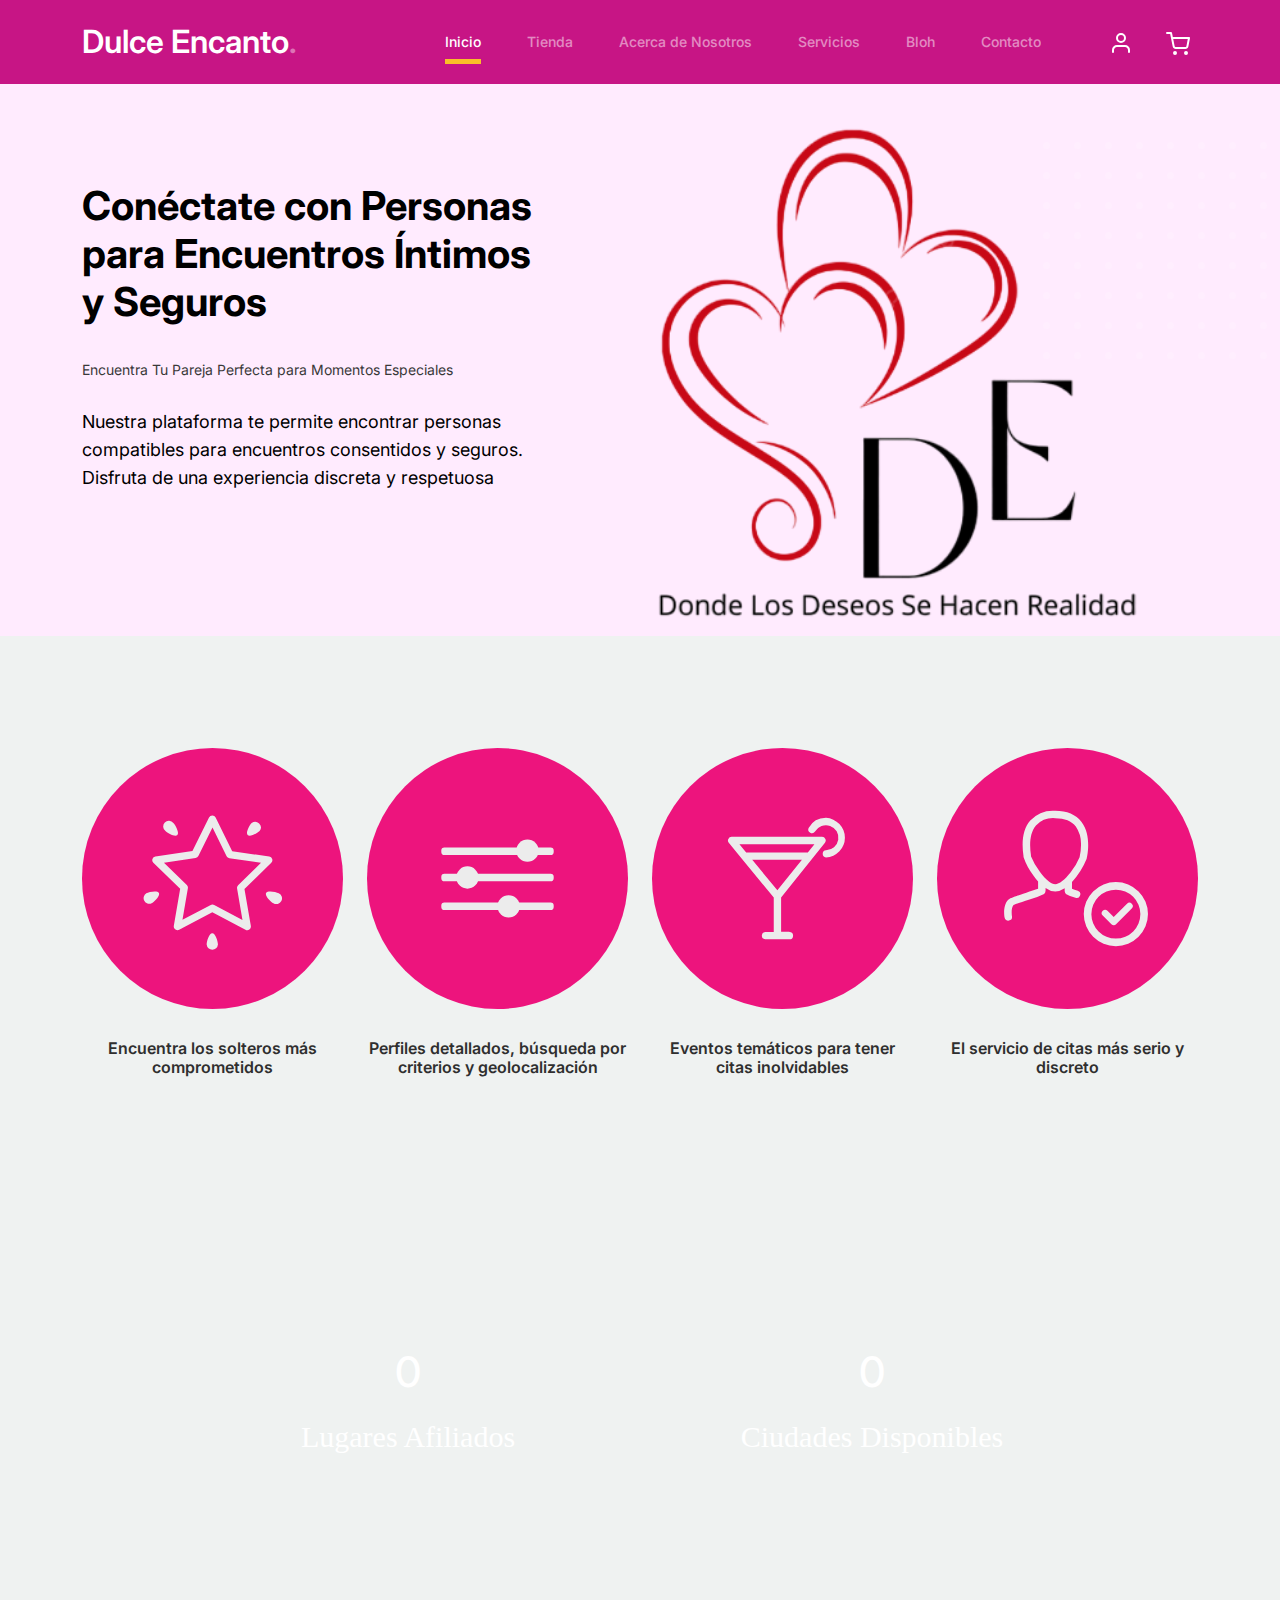
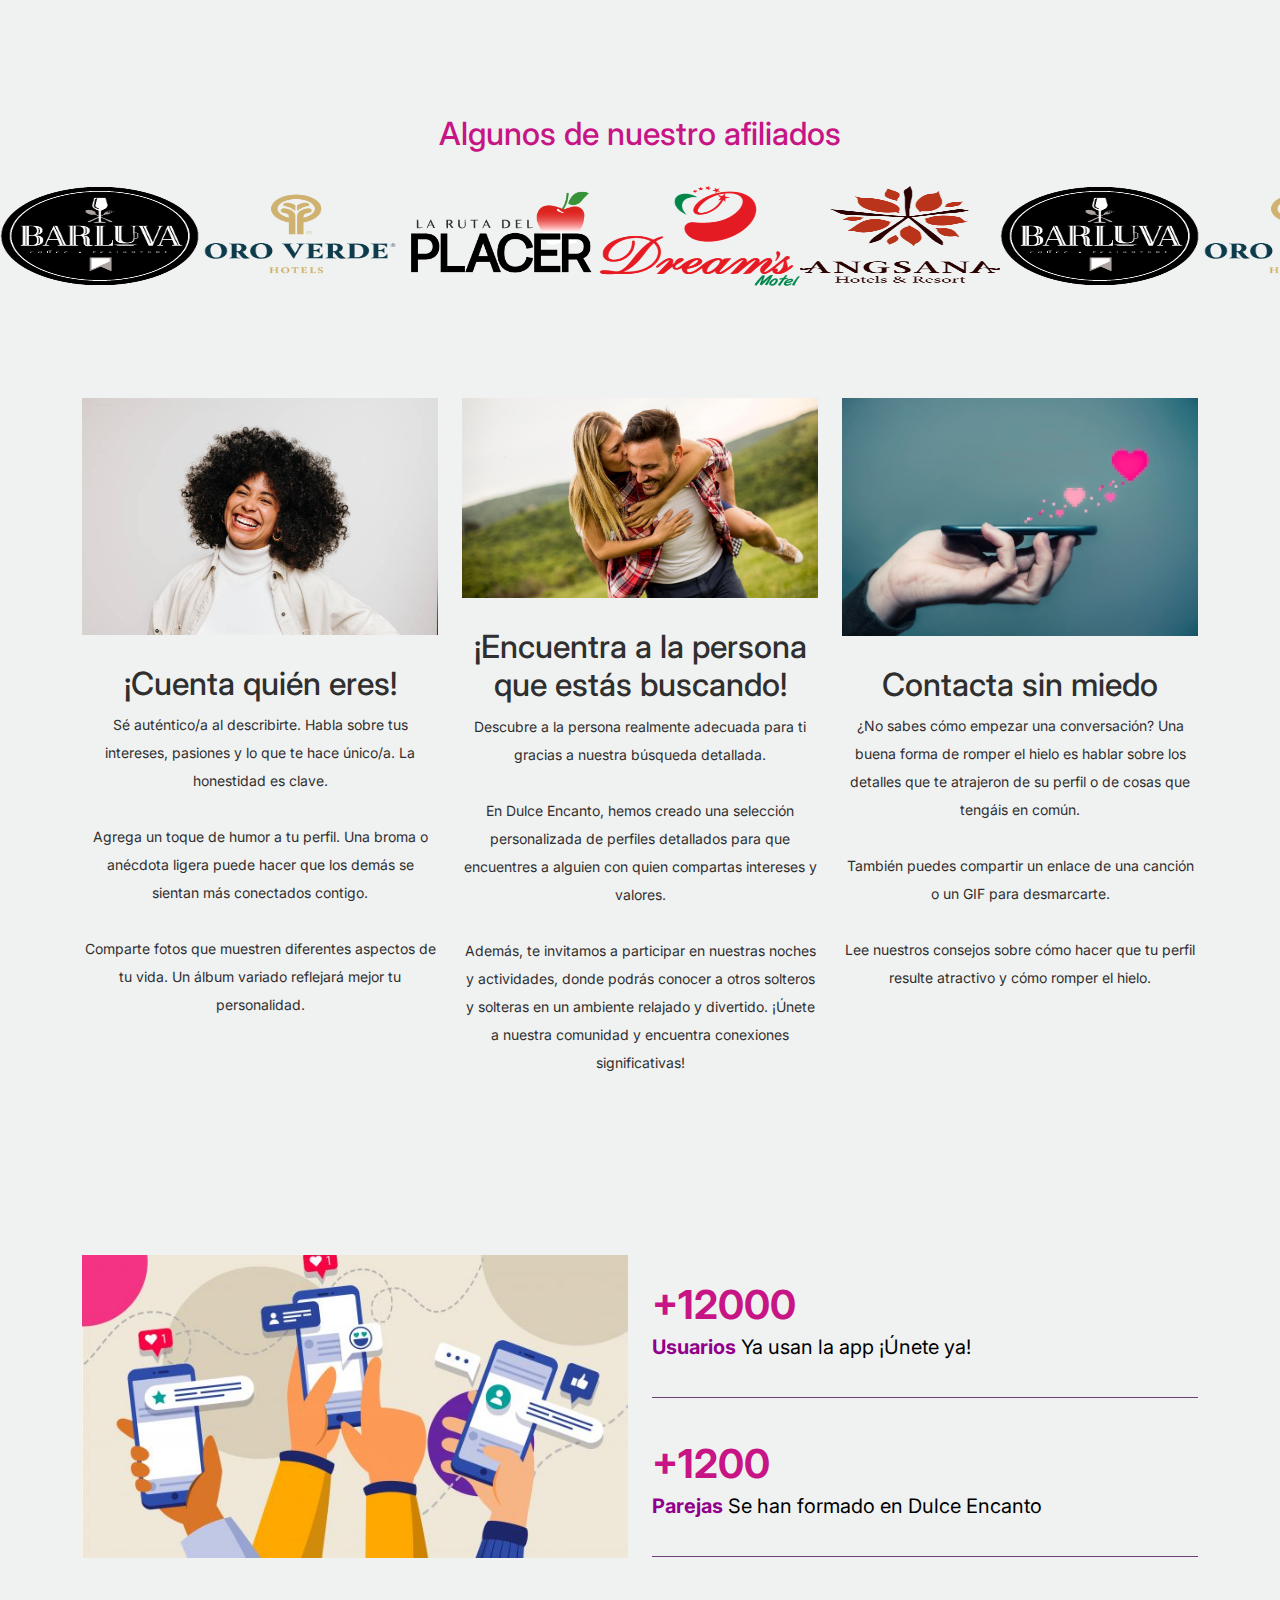
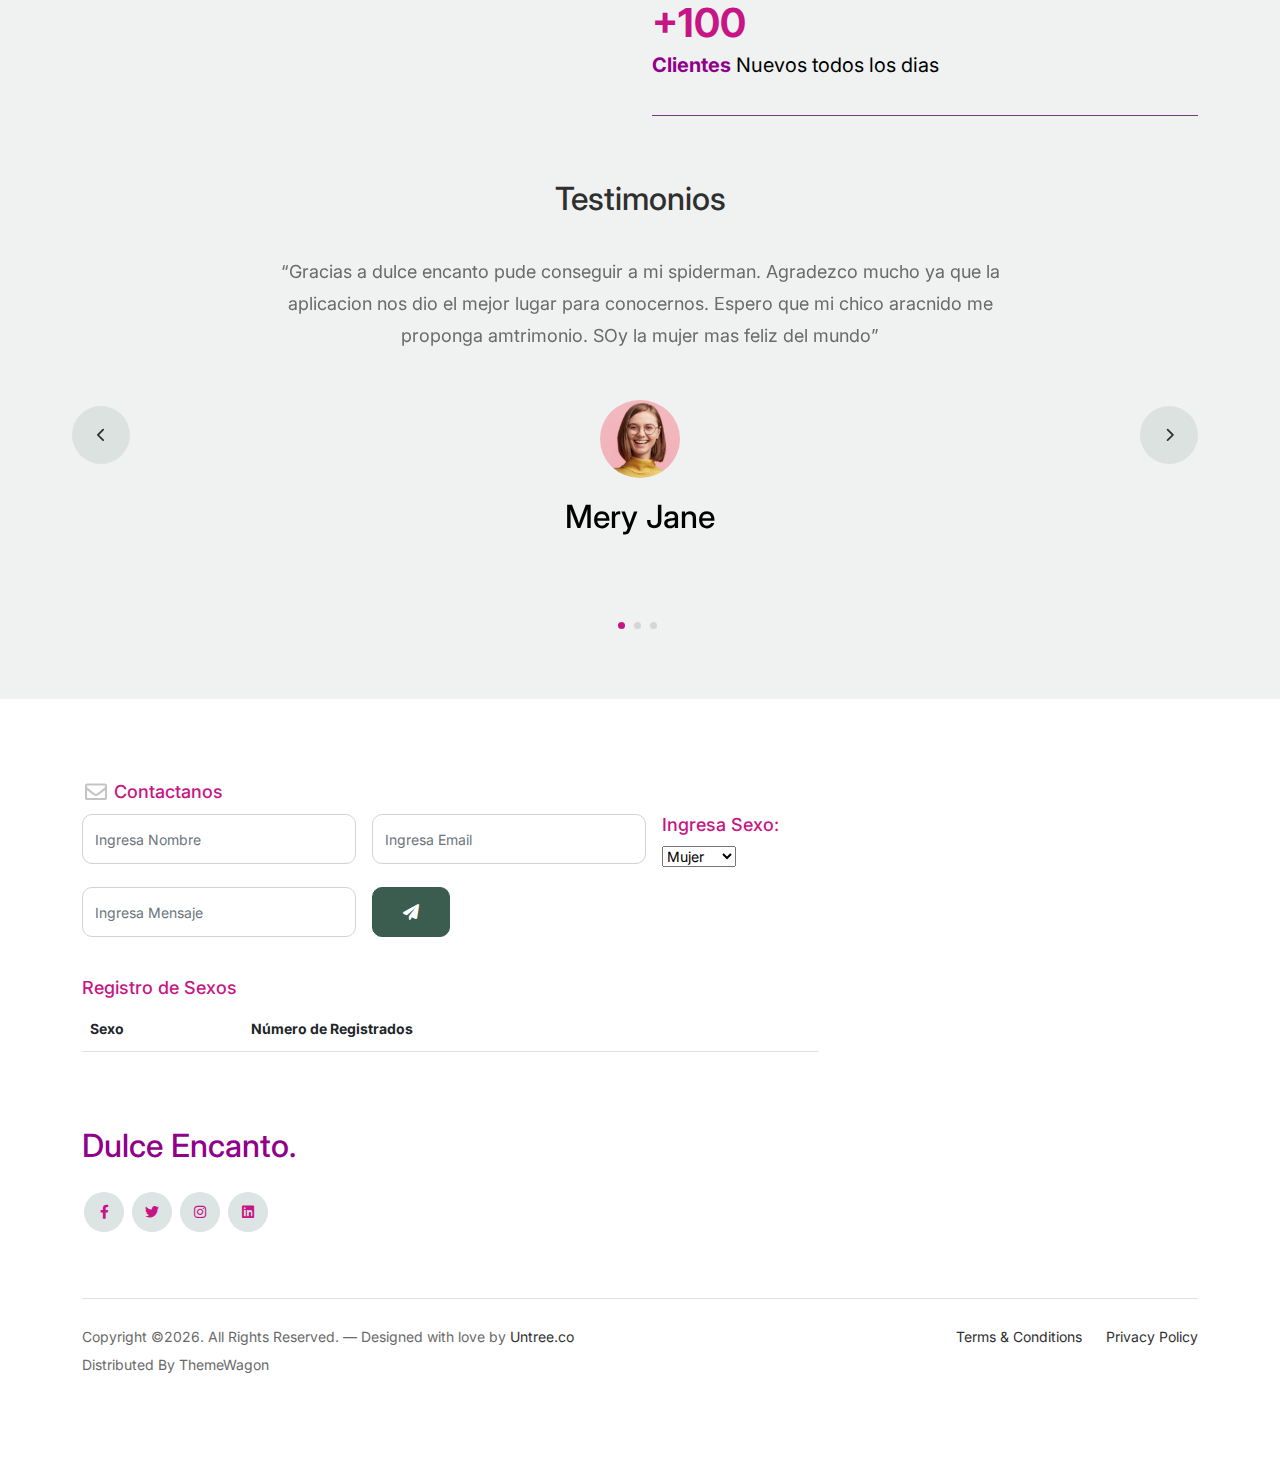
<file: index.html>
<!-- /*
* Bootstrap 5
* Template Name: Furni
* Template Author: Untree.co
* Template URI: https://untree.co/
* License: https://creativecommons.org/licenses/by/3.0/
*/ -->
<!doctype html>
<html lang="en">
<head>
  <meta charset="utf-8">
  <meta name="viewport" content="width=device-width, initial-scale=1, shrink-to-fit=no">
  <meta name="author" content="Untree.co">
  <link rel="shortcut icon" href="images/icono.png">

  <!--Google FOnts-->
  <link rel="preconnect" href="https://fonts.googleapis.com">
	<link rel="preconnect" href="https://fonts.gstatic.com" crossorigin>
	<link href="https://fonts.googleapis.com/css2?family=Playwrite+ES:wght@100..400&display=swap" rel="stylesheet">

  <meta name="description" content="" />
  <meta name="keywords" content="bootstrap, bootstrap4" />

		<!-- Bootstrap CSS -->
		<link href="css/bootstrap.min.css" rel="stylesheet">
		<link href="https://cdnjs.cloudflare.com/ajax/libs/font-awesome/6.0.0-beta3/css/all.min.css" rel="stylesheet">
		<link href="css/tiny-slider.css" rel="stylesheet">
		<link href="css/style.css" rel="stylesheet">
		<title>Dulce Encanto</title>
	</head>

	<body>

		<!-- Start Header/Navigation -->
		<nav class="custom-navbar navbar navbar navbar-expand-md navbar-dark bg-dark" arial-label="Furni navigation bar">

			<div class="container">
				<a class="navbar-brand" href="index.html">Dulce Encanto<span>.</span></a>

				<button class="navbar-toggler" type="button" data-bs-toggle="collapse" data-bs-target="#navbarsFurni" aria-controls="navbarsFurni" aria-expanded="false" aria-label="Toggle navigation">
					<span class="navbar-toggler-icon"></span>
				</button>

				<div class="collapse navbar-collapse" id="navbarsFurni">
					<ul class="custom-navbar-nav navbar-nav ms-auto mb-2 mb-md-0">
						<li class="nav-item active">
							<a class="nav-link" href="index.html">Inicio</a>
						</li>
						<li><a class="nav-link" href="index.html">Tienda</a></li>
						<li><a class="nav-link" href="index.html">Acerca de Nosotros</a></li>
						<li><a class="nav-link" href="index.html">Servicios</a></li>
						<li><a class="nav-link" href="index.html">Bloh</a></li>
						<li><a class="nav-link" href="index.html">Contacto</a></li>
					</ul>

					<ul class="custom-navbar-cta navbar-nav mb-2 mb-md-0 ms-5">
						<li><a class="nav-link" href="#"><img src="images/user.svg"></a></li>
						<li><a class="nav-link" href="index.html"><img src="images/cart.svg"></a></li>
					</ul>
				</div>
			</div>
				
		</nav>
		<!-- End Header/Navigation -->

		<!-- Start Hero Section -->
			<div class="hero">
				<div class="container">
					<div class="row justify-content-between">
						<div class="col-lg-5">
							<div class="intro-excerpt">
								<h1>Conéctate con Personas <span clsas="d-block">para Encuentros Íntimos y Seguros</span></h1>
								<p class="mb-4">Encuentra Tu Pareja Perfecta para Momentos Especiales</p>
								<p style="font-size: large; color: black;">Nuestra plataforma te permite encontrar personas<br>
								compatibles para encuentros consentidos y seguros.<br>
								Disfruta de una experiencia discreta y respetuosa</p>
							</div>
						</div>
						<div class="col-lg-7">
							<div class="hero-img-wrap">
								<img src="images/logo.png" class="img-fluid">
							</div>
						</div>
					</div>
				</div>
			</div>
		<!-- End Hero Section -->

		<!-- Start Product Section -->
		<div class="product-section">
			<div class="container">
				<div class="row">

					<!-- Start Column 1 -->
					<div class="col-12 col-md-4 col-lg-3 mb-5 mb-md-0">
						<a class="product-item" href="cart.html">
						<img src="images/favorites-1c619039005.svg" class="img-fluid product-thumbnail">
						<h3 class="product-title">Encuentra los solteros más comprometidos</h3>
						</a>
					</div> 
					<!-- End Column 1 -->

					<!-- Start Column 2 -->
					<div class="col-12 col-md-4 col-lg-3 mb-5 mb-md-0">
						<a class="product-item" href="cart.html">
							<img src="images/settings-69a618fb989.svg" class="img-fluid product-thumbnail">
							<h3 class="product-title">Perfiles detallados, búsqueda por criterios y geolocalización</h3>
						</a>
					</div> 
					<!-- End Column 2 -->

					<!-- Start Column 3 -->
					<div class="col-12 col-md-4 col-lg-3 mb-5 mb-md-0">
						<a class="product-item" href="cart.html">
							<img src="images/events-8157dcb23ed.svg" class="img-fluid product-thumbnail">
							<h3 class="product-title">Eventos temáticos para tener citas inolvidables</h3>

						</a>
					</div>
					<!-- End Column 3 -->

					<!-- Start Column 4 -->
					<div class="col-12 col-md-4 col-lg-3 mb-5 mb-md-0">
						<a class="product-item" href="cart.html">
							<img src="images/verified-profiles-d62fdb01839.svg" class="img-fluid product-thumbnail">
							<h3 class="product-title">El servicio de citas más serio y discreto</h3>
						</a>
					</div>
					<!-- End Column 4 -->

				</div>
			</div>
		</div>
		<!-- End Product Section -->

		
		<div class="counters">
			<div>
				<div class="counter">
					<h1><span data-count="120">0</span></h1>
					<h3>Lugares Afiliados</h3>
				</div>
				
				<div class="counter">
					<h1><span data-count="30">0</span></h1>
					<h3>Ciudades Disponibles</h3>
				</div>
			</div>
		</div>


		
		<div class="slider">
			<h2 id="afiliados">Algunos de nuestro afiliados</h2>
			<div class="slide-track">
				<div class="slide">
					<img src="images/bar.png" alt="logoSlider">
				</div>
				<div class="slide">
					<img src="images/oroverde.png" alt="logoSlider">
				</div>
				<div class="slide">
					<img src="images/extasis.png" alt="logoSlider">
				</div>
				<div class="slide">
					<img src="images/motel.png" alt="logoSlider">
				</div>
				<div class="slide">
					<img src="images/resort.png" alt="logoSlider">
				</div>
				<div class="slide">
					<img src="images/bar.png" alt="logoSlider">
				</div>
				<div class="slide">
					<img src="images/oroverde.png" alt="logoSlider">
				</div>
				<div class="slide">
					<img src="images/extasis.png" alt="logoSlider">
				</div>
				<div class="slide">
					<img src="images/motel.png" alt="logoSlider">
				</div>
				<div class="slide">
					<img src="images/resort.png" alt="logoSlider">
				</div>
			</div>
			
		</div>

		<div class="product-section">
			<div class="container">
				<div class="row">
					<div class="col-12 col-md-4 col-lg-4 mb-5 mb-md-0">
						<a class="product-item" href="cart.html">
							<img src="images/persona.jpg" class="img-fluid product-thumbnail">
							<h2 class="sugerencias-title">¡Cuenta quién eres!</h2>
							<p>Sé auténtico/a al describirte. Habla sobre tus intereses, pasiones y lo que te hace único/a. La honestidad es clave.<br><br>
								Agrega un toque de humor a tu perfil. Una broma o anécdota ligera puede hacer que los demás se sientan más conectados contigo.<br><br>
								Comparte fotos que muestren diferentes aspectos de tu vida. Un álbum variado reflejará mejor tu personalidad.</p>
						</a>
					</div> 
					<div class="col-12 col-md-4 col-lg-4 mb-5 mb-md-0">
						<a class="product-item" href="cart.html">
							<img src="images/parejas.jpg" class="img-fluid product-thumbnail">
							<h2 class="sugerencias-title">¡Encuentra a la persona que estás buscando!</h2>
							<p>Descubre a la persona realmente adecuada para ti gracias a nuestra búsqueda detallada. <br><br>
								En Dulce Encanto, hemos creado una selección personalizada de perfiles detallados para que encuentres a alguien con quien compartas intereses y valores. 
								<br><br>Además, te invitamos a participar en nuestras noches y actividades, donde podrás conocer a otros solteros y solteras en un ambiente relajado y divertido. ¡Únete a nuestra comunidad y encuentra conexiones significativas!</p>
						</a>
					</div> 
					<div class="col-12 col-md-4 col-lg-4 mb-5 mb-md-0">
						<a class="product-item" href="cart.html">
							<img src="images/contacto.jpg" class="img-fluid product-thumbnail">
							<h2 class="sugerencias-title">Contacta sin miedo</h2>
							<p>¿No sabes cómo empezar una conversación? Una buena forma de romper el hielo es hablar sobre los detalles que te atrajeron de su perfil o de cosas que tengáis en común. 
								<br><br>También puedes compartir un enlace de una canción o un GIF para desmarcarte.
								<br><br> Lee nuestros consejos sobre cómo hacer que tu perfil resulte atractivo y cómo romper el hielo.</p>

						</a>
					</div>

					

				</div>
			</div>
		</div>


		

		<div class="container">
			<div class="row">
			  <div class="col-12 col-md-6">
				<img src="images/stats.jpg" alt="Image" class="img-fluid">
			  </div>
			  <div class="col-12 col-md-6">
				<div class="mb-3" id="c1">
					<h2 class="numeros">+12000</h2>
					<p class="pnum"><strong style="color: #91008A;">Usuarios</strong> Ya usan la app ¡Únete ya!</p>
				</div>
				<div class="mb-3" id="c2">
					<h2 class="numeros">+1200</h2>
					<p class="pnum"><strong style="color: #91008A;">Parejas</strong> Se han formado en Dulce Encanto</p>
				</div>
				<div class="mb-3" id="c3">
						<h2 class="numeros">+100</h2>
					<p class="pnum"><strong style="color: #91008A;">Clientes</strong> Nuevos todos los dias</p>
					
				</div>
			  </div>
			</div>
		  </div>



		<!-- Start Testimonial Slider -->
		<div class="testimonial-section">
			<div class="container">
				<div class="row">
					<div class="col-lg-7 mx-auto text-center">
						<h2 class="section-title">Testimonios</h2>
					</div>
				</div>

				<div class="row justify-content-center">
					<div class="col-lg-12">
						<div class="testimonial-slider-wrap text-center">

							<div id="testimonial-nav">
								<span class="prev" data-controls="prev"><span class="fa fa-chevron-left"></span></span>
								<span class="next" data-controls="next"><span class="fa fa-chevron-right"></span></span>
							</div>

							<div class="testimonial-slider">
								
								<div class="item">
									<div class="row justify-content-center">
										<div class="col-lg-8 mx-auto">

											<div class="testimonial-block text-center">
												<blockquote class="mb-5">
													<p>&ldquo;Gracias a dulce encanto pude conseguir a mi spiderman. Agradezco mucho ya que la aplicacion nos dio el mejor lugar para conocernos. Espero que mi chico aracnido me proponga amtrimonio. SOy la mujer mas feliz del mundo&rdquo;</p>
												</blockquote>

												<div class="author-info">
													<div class="author-pic">
														<img src="images/person-1.png" alt="Maria Jones" class="img-fluid">
													</div>
													<h2 class="font-weight-bold" style="color: black;">Mery Jane</h2>
												</div>
											</div>

										</div>
									</div>
								</div> 
								<!-- END item -->

								<div class="item">
									<div class="row justify-content-center">
										<div class="col-lg-8 mx-auto">

											<div class="testimonial-block text-center">
												<blockquote class="mb-5">
													<p>&ldquo;Gracias a Dulce Encanto pude conseguir a mi kakashi san Senpai. Nunca pense conseguri a alguien con mis mismos gustos. Actualmente kakashi-senpai y yo somos una pareja lgbt y seguimos usando la app porque tenemos una relacion abierta. Ahora ando en busca de un sensei que me muestre su tecnica de mil anios de muerte&rdquo;</p>
												</blockquote>

												<div class="author-info">
													<div class="author-pic">
														<img src="images/otaku.jpg" alt="Otaku" class="img-fluid">
													</div>
													<h2 class="font-weight-bold" style="color: black;">Furro Lover</h2>

													<span class="position d-block mb-3"></span>
												</div>
											</div>

										</div>
									</div>
								</div> 
								<!-- END item -->

								<div class="item">
									<div class="row justify-content-center">
										<div class="col-lg-8 mx-auto">

											<div class="testimonial-block text-center">
												<blockquote class="mb-5">
													<p>&ldquo;Hace 3 anios que comence a usar la app, al principio conocia a mujeres y quedabamos, pero nunca llegue a nada. La mayor parte de mujeres que usa la app solo nos quieren usar para sexo. justo cuando iba a desistir conoci a mi actual esposa, una maravillosa mujer.&rdquo;</p>
												</blockquote>

												<div class="author-info">
													<div class="author-pic">
														<img src="images/hombre.jpg" alt="Hombre" class="img-fluid">
													</div>
													<h2 class="font-weight-bold" style="color: black;">Juan Lara</h2>
													<span class="position d-block mb-3"></span>
												</div>
											</div>

										</div>
									</div>
								</div> 
								<!-- END item -->

							</div>

						</div>
					</div>
				</div>
			</div>
		</div>
		<!-- End Testimonial Slider -->


		<!-- Start Footer Section -->
		<footer class="footer-section">
			<div class="container relative">


				<div class="row">
					<div class="col-lg-8">
						<div class="subscription-form">
							<h3 class="d-flex align-items-center"><span class="me-1"><img src="images/envelope-outline.svg" alt="Image" class="img-fluid"></span><span>Contactanos</span></h3>

							<form action="#" class="row g-3" id="formulario">
								<div class="col-auto">
									<input type="text" class="form-control" placeholder="Ingresa Nombre" id="form_name">
								</div>
								<div class="col-auto">
									<input type="email" class="form-control" placeholder="Ingresa Email" id="form_email">
								</div>
								<div class="col-auto">
									<h3>Ingresa Sexo:</h3>
									<select name="sexo">
									
										<option value="hombre">Hombre</option>
										<option value="mujer" selected>Mujer</option>
										<option value="lgbtq+">Lgbtq+</option>
									  </select>
								</div>
								<div class="col-auto">
									<input type="text" class="form-control" placeholder="Ingresa Mensaje" id="form_message">
								</div>
								<div class="col-auto">
									<button class="btn btn-primary" type="submit" >
										<span class="fa fa-paper-plane" ></span>
									</button>
								</div>
							</form>
							<h3 style="padding-top: 40px;">Registro de Sexos</h3>
							<table class="table">
								<thead>
									<tr>
										<th scope="col">Sexo</th>
										<th scope="col">Número de Registrados</th>
									</tr>
								</thead>
								<tbody id="sexo-table-body">
								</tbody>
							</table>

						</div>
					</div>
				</div>

				<div class="row g-5 mb-5">
					<div class="col-lg-4">
						<div class="mb-4 footer-logo-wrap"><a href="#" class="footer-logo" style="color: #91008A;">Dulce Encanto<span>.</span></a></div>
						
						<ul class="list-unstyled custom-social">
							<li><a href="#"><span class="fa fa-brands fa-facebook-f"></span></a></li>
							<li><a href="#"><span class="fa fa-brands fa-twitter"></span></a></li>
							<li><a href="#"><span class="fa fa-brands fa-instagram"></span></a></li>
							<li><a href="#"><span class="fa fa-brands fa-linkedin"></span></a></li>
						</ul>
					</div>

				</div>

				<div class="border-top copyright">
					<div class="row pt-4">
						<div class="col-lg-6">
							<p class="mb-2 text-center text-lg-start">Copyright &copy;<script>document.write(new Date().getFullYear());</script>. All Rights Reserved. &mdash; Designed with love by <a href="https://untree.co">Untree.co</a> Distributed By <a hreff="https://themewagon.com">ThemeWagon</a>  <!-- License information: https://untree.co/license/ -->
            </p>
						</div>

						<div class="col-lg-6 text-center text-lg-end">
							<ul class="list-unstyled d-inline-flex ms-auto">
								<li class="me-4"><a href="#">Terms &amp; Conditions</a></li>
								<li><a href="#">Privacy Policy</a></li>
							</ul>
						</div>

					</div>
				</div>

			</div>
		</footer>
		<!-- End Footer Section -->	


		<script src="js/bootstrap.bundle.min.js"></script>
		<script src="js/tiny-slider.js"></script>
		<script src="js/custom.js"></script>
		<script src="js/script2.js"></script>
		<script src="js/script.js"></script>
		<script src="js/counter.js"></script>
	</body>

</html>
</file>
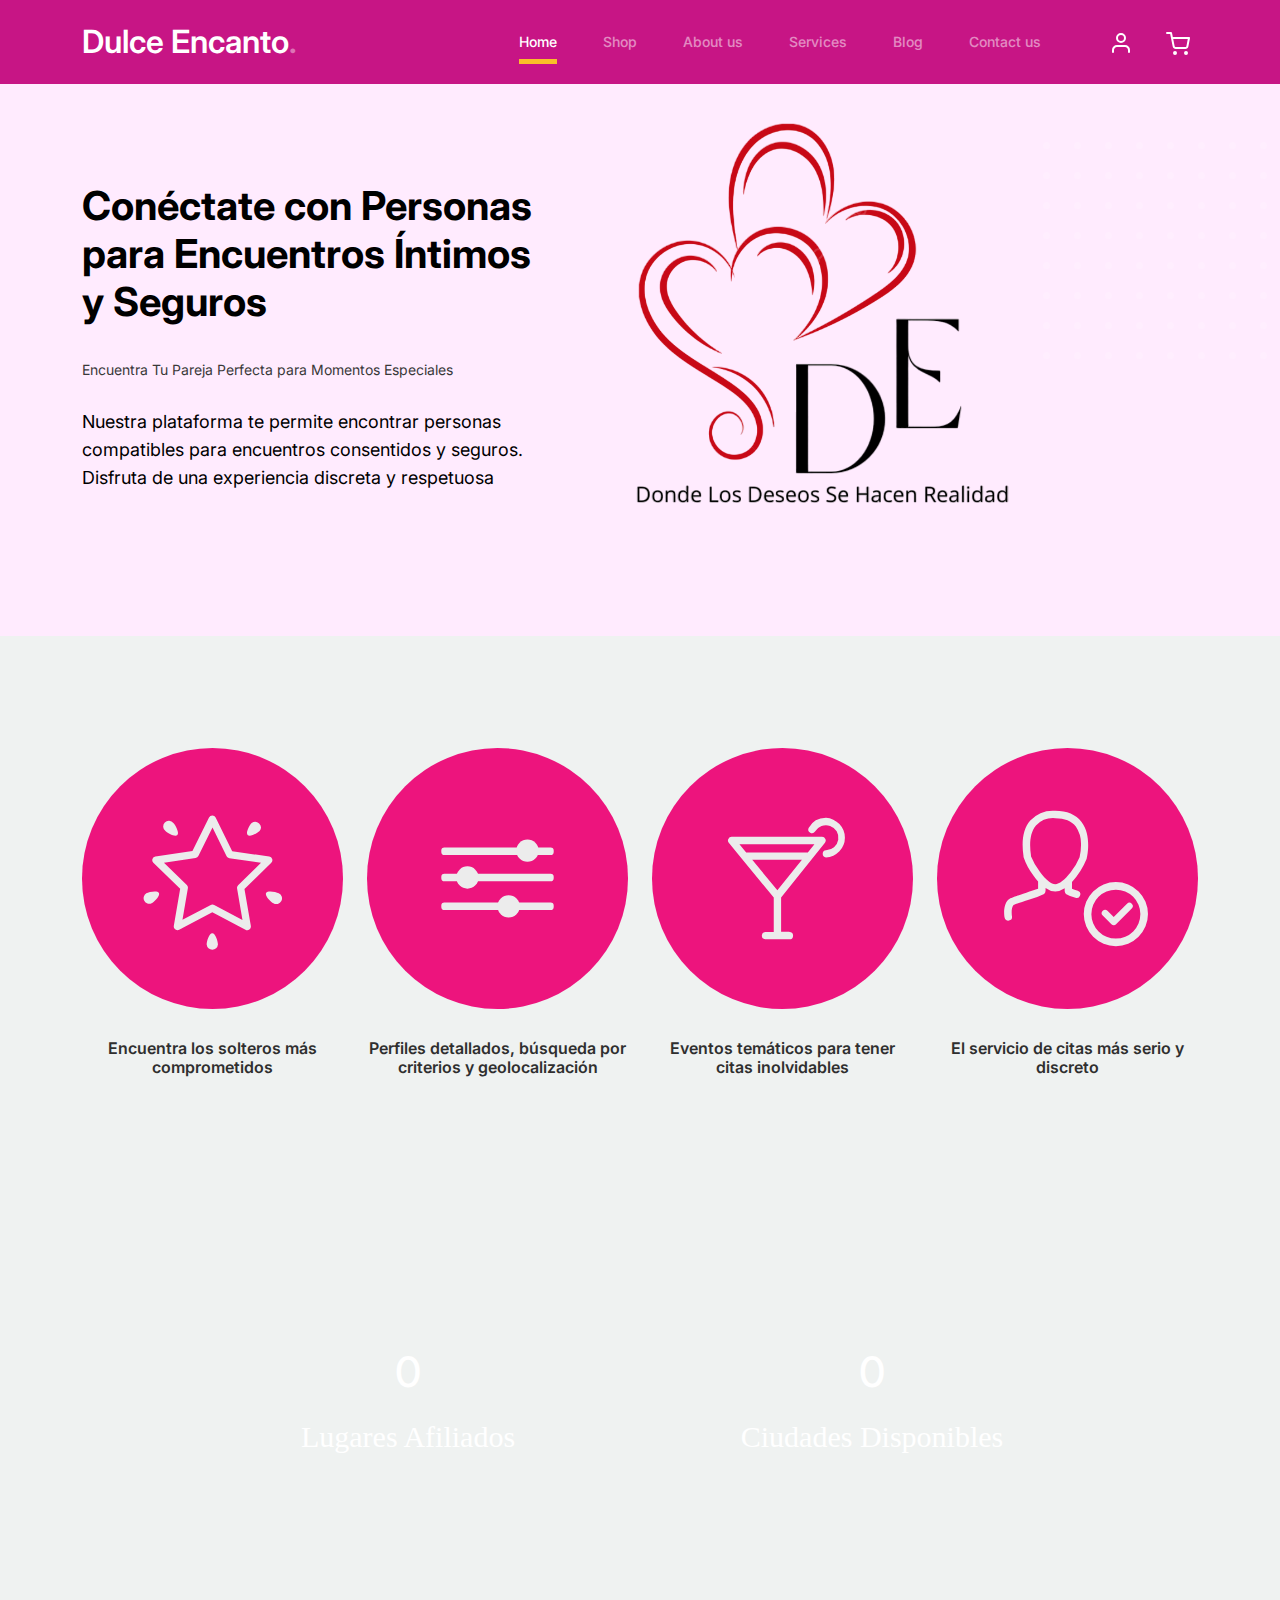
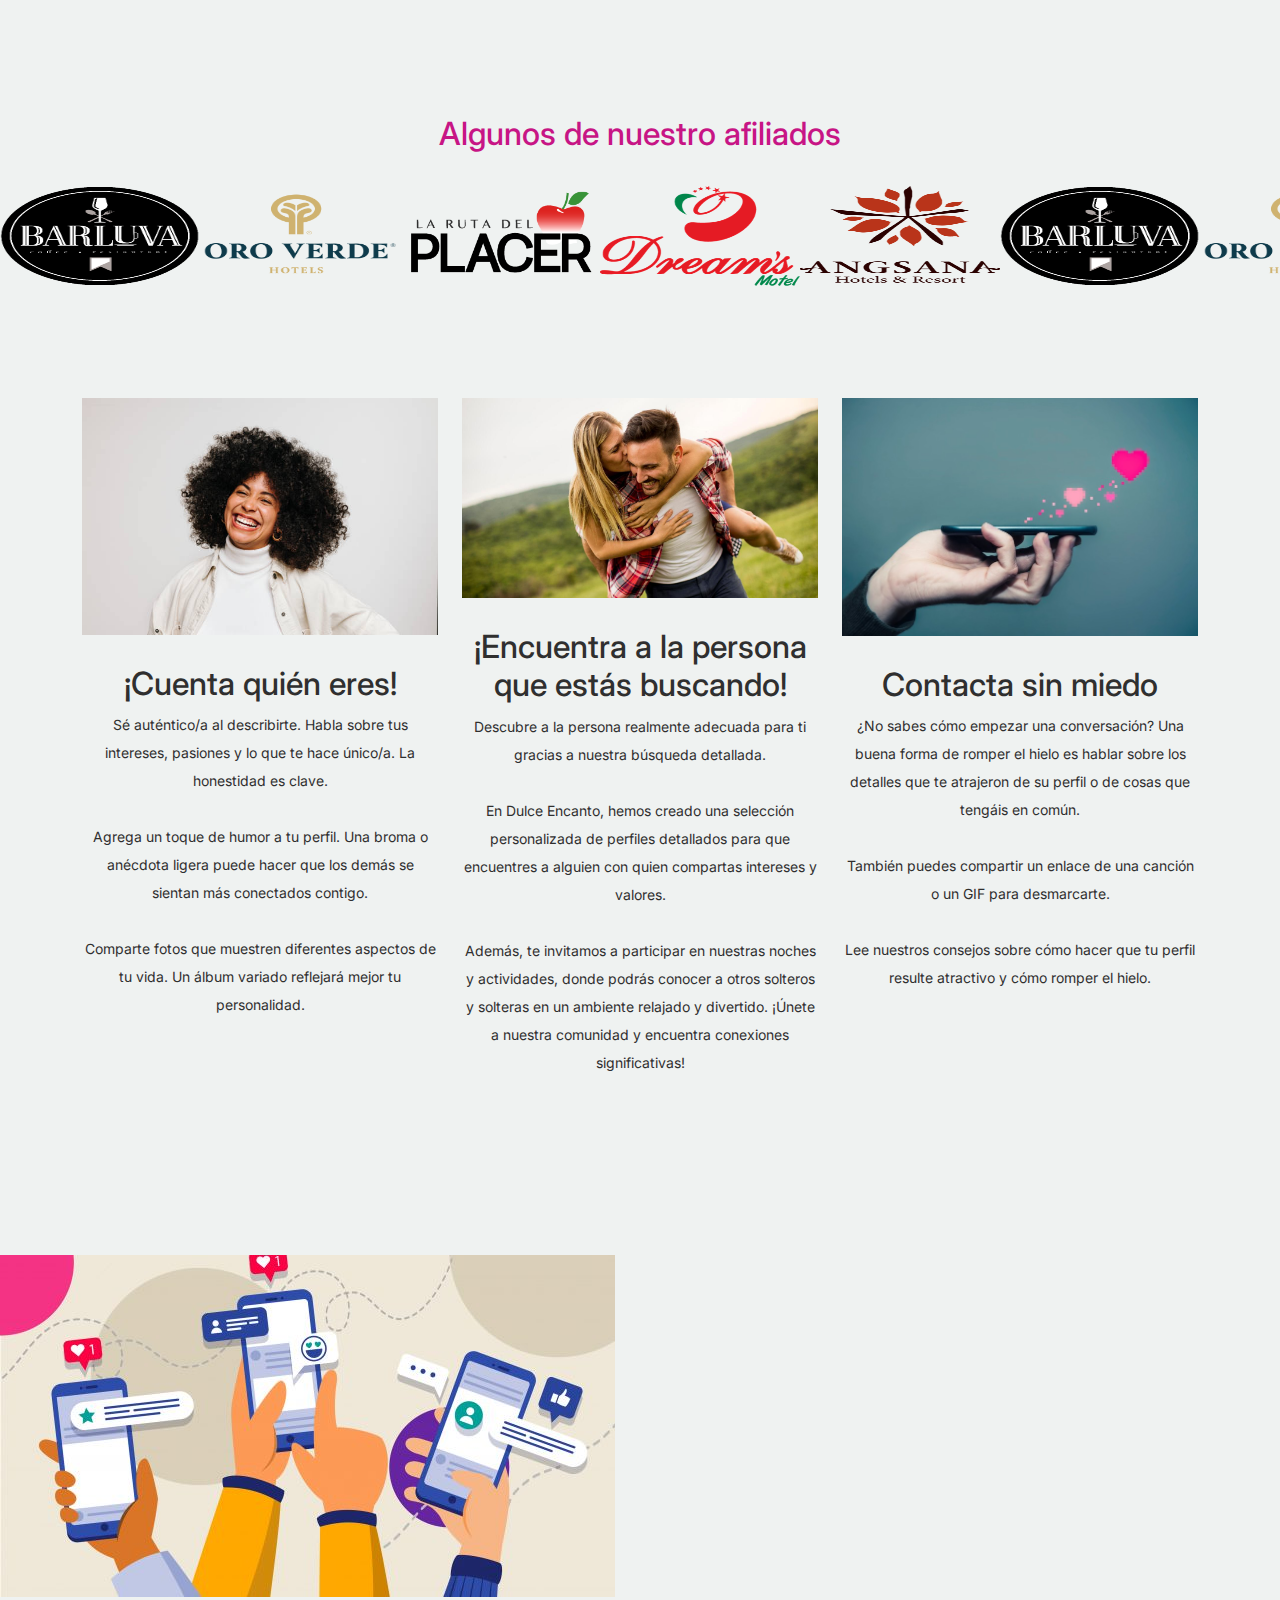
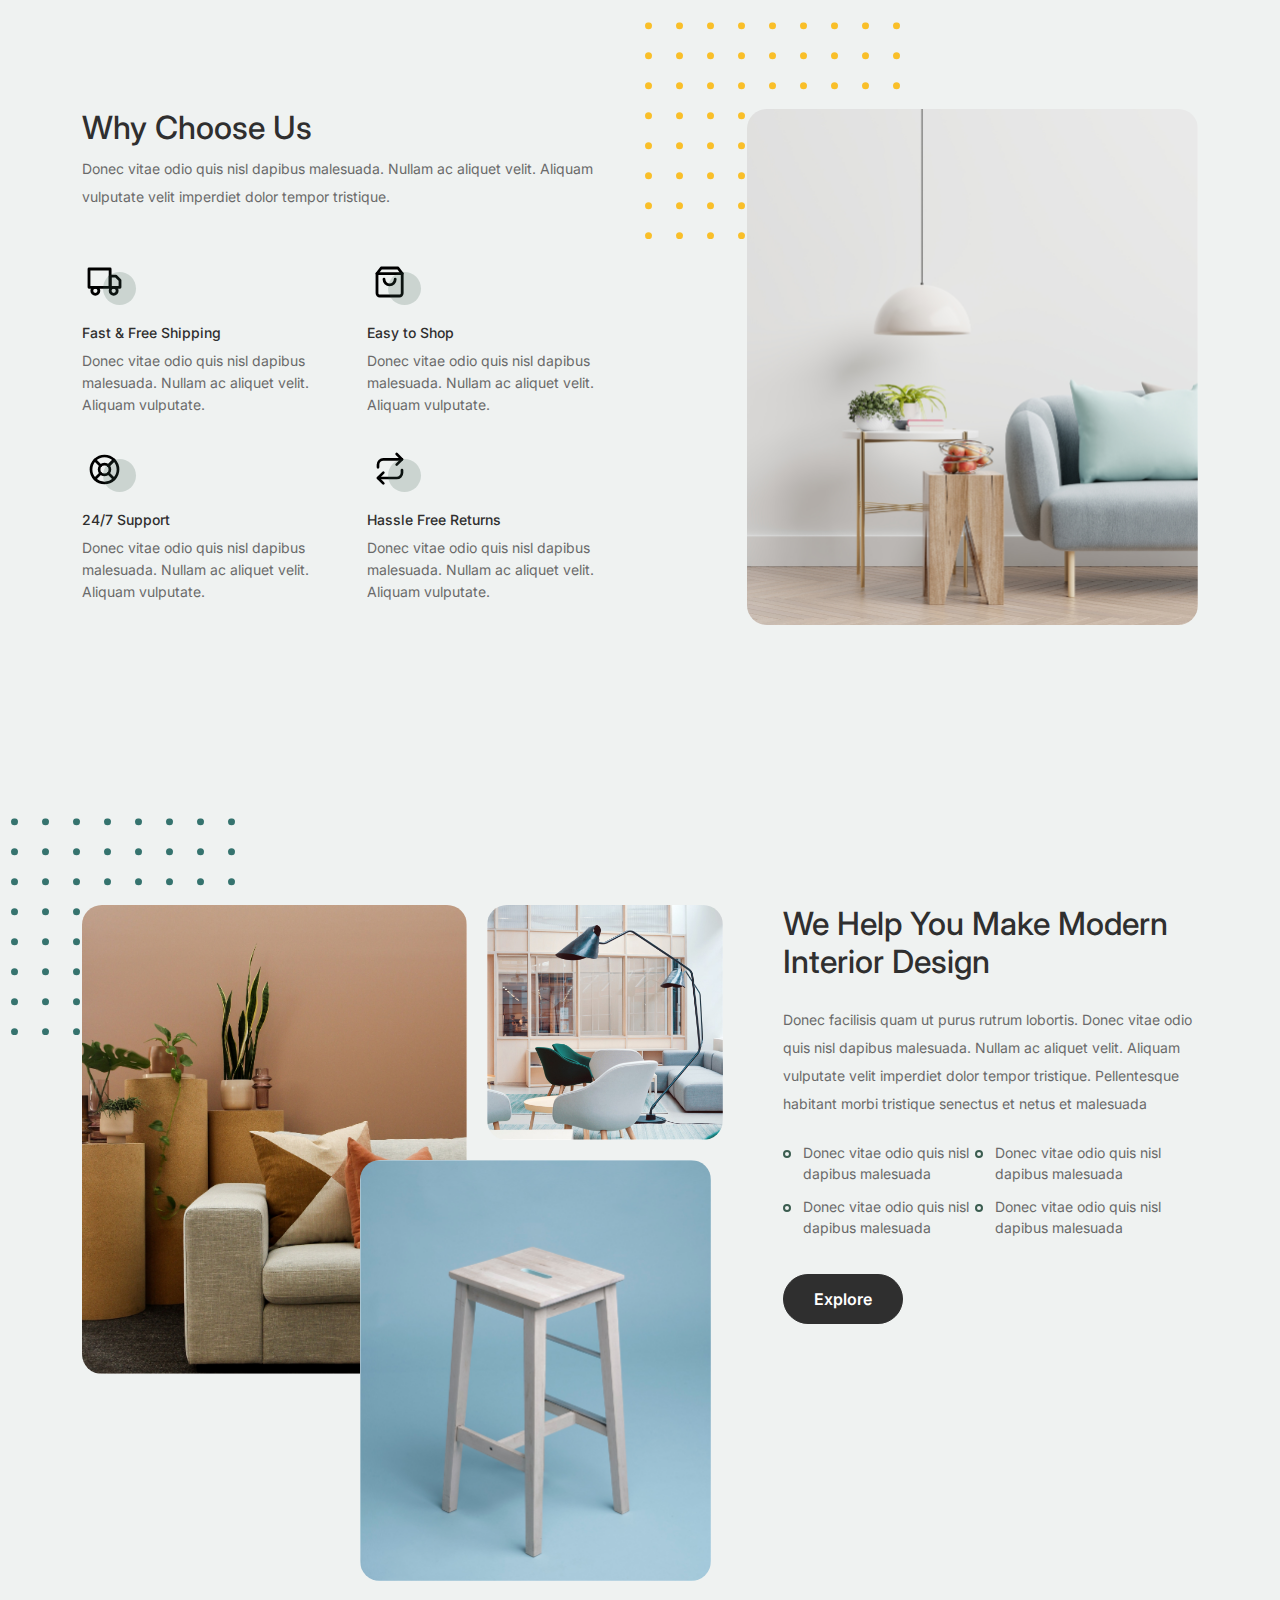
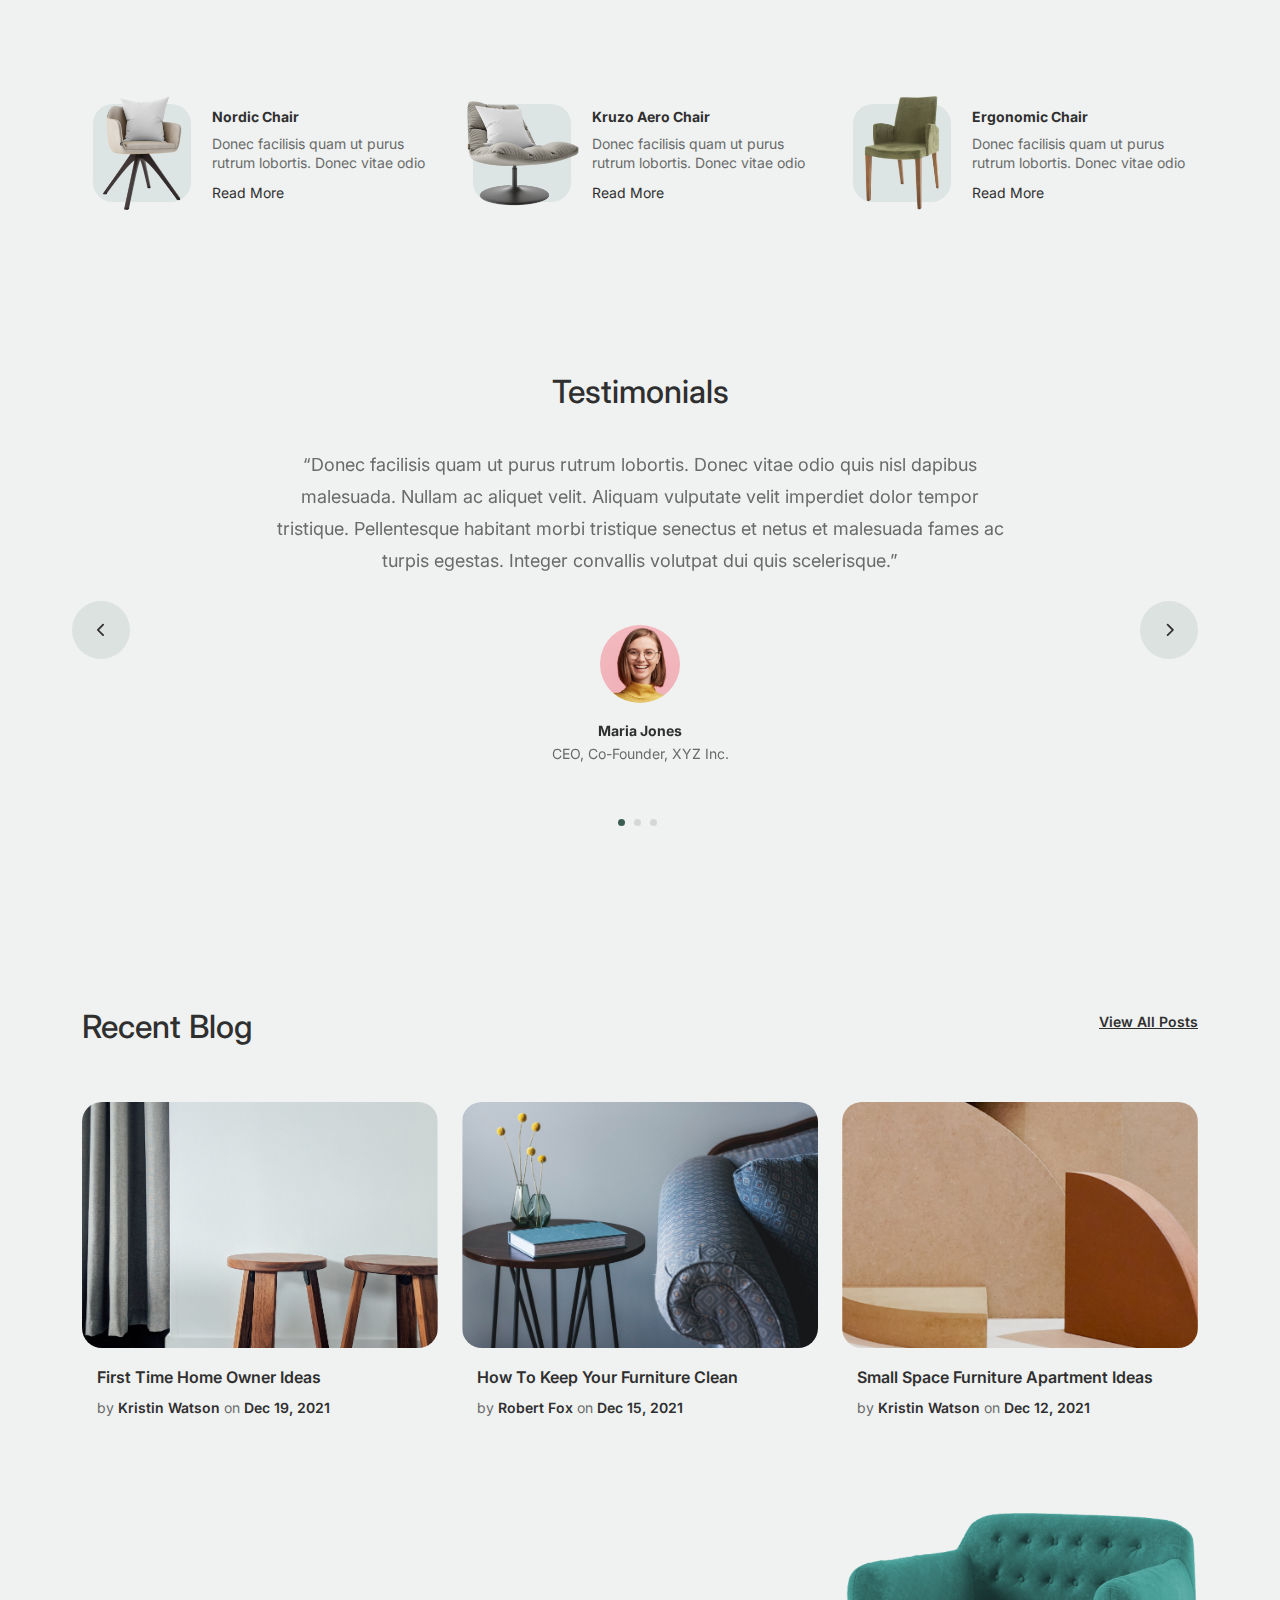
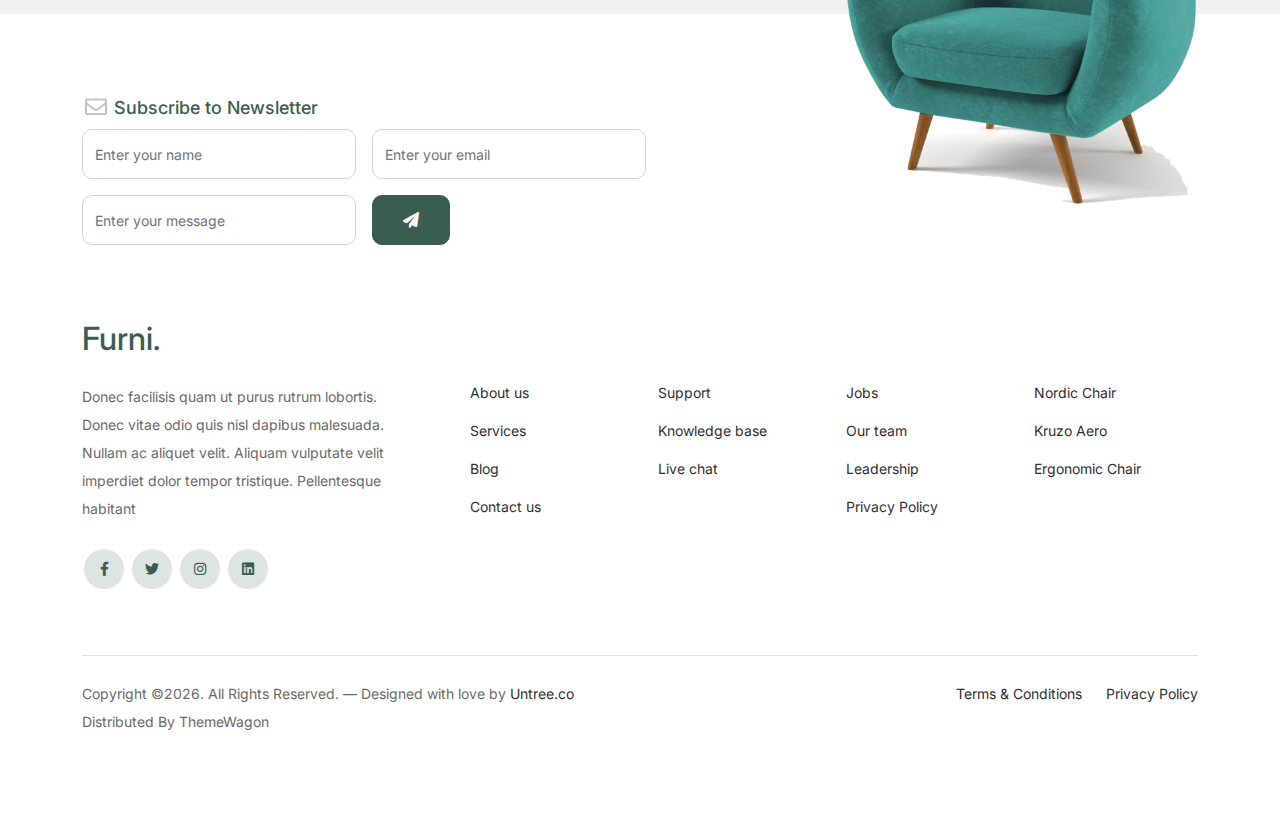
<file: furni-1.0.0/index.html>
<!-- /*
* Bootstrap 5
* Template Name: Furni
* Template Author: Untree.co
* Template URI: https://untree.co/
* License: https://creativecommons.org/licenses/by/3.0/
*/ -->
<!doctype html>
<html lang="en">
<head>
  <meta charset="utf-8">
  <meta name="viewport" content="width=device-width, initial-scale=1, shrink-to-fit=no">
  <meta name="author" content="Untree.co">
  <link rel="shortcut icon" href="favicon.png">

  <!--Google FOnts-->
  <link rel="preconnect" href="https://fonts.googleapis.com">
	<link rel="preconnect" href="https://fonts.gstatic.com" crossorigin>
	<link href="https://fonts.googleapis.com/css2?family=Playwrite+ES:wght@100..400&display=swap" rel="stylesheet">

  <meta name="description" content="" />
  <meta name="keywords" content="bootstrap, bootstrap4" />

		<!-- Bootstrap CSS -->
		<link href="css/bootstrap.min.css" rel="stylesheet">
		<link href="https://cdnjs.cloudflare.com/ajax/libs/font-awesome/6.0.0-beta3/css/all.min.css" rel="stylesheet">
		<link href="css/tiny-slider.css" rel="stylesheet">
		<link href="css/style.css" rel="stylesheet">
		<title>Furni Free Bootstrap 5 Template for Furniture and Interior Design Websites by Untree.co </title>
	</head>

	<body>

		<!-- Start Header/Navigation -->
		<nav class="custom-navbar navbar navbar navbar-expand-md navbar-dark bg-dark" arial-label="Furni navigation bar">

			<div class="container">
				<a class="navbar-brand" href="index.html">Dulce Encanto<span>.</span></a>

				<button class="navbar-toggler" type="button" data-bs-toggle="collapse" data-bs-target="#navbarsFurni" aria-controls="navbarsFurni" aria-expanded="false" aria-label="Toggle navigation">
					<span class="navbar-toggler-icon"></span>
				</button>

				<div class="collapse navbar-collapse" id="navbarsFurni">
					<ul class="custom-navbar-nav navbar-nav ms-auto mb-2 mb-md-0">
						<li class="nav-item active">
							<a class="nav-link" href="index.html">Home</a>
						</li>
						<li><a class="nav-link" href="shop.html">Shop</a></li>
						<li><a class="nav-link" href="about.html">About us</a></li>
						<li><a class="nav-link" href="services.html">Services</a></li>
						<li><a class="nav-link" href="blog.html">Blog</a></li>
						<li><a class="nav-link" href="contact.html">Contact us</a></li>
					</ul>

					<ul class="custom-navbar-cta navbar-nav mb-2 mb-md-0 ms-5">
						<li><a class="nav-link" href="#"><img src="images/user.svg"></a></li>
						<li><a class="nav-link" href="cart.html"><img src="images/cart.svg"></a></li>
					</ul>
				</div>
			</div>
				
		</nav>
		<!-- End Header/Navigation -->

		<!-- Start Hero Section -->
			<div class="hero">
				<div class="container">
					<div class="row justify-content-between">
						<div class="col-lg-5">
							<div class="intro-excerpt">
								<h1>Conéctate con Personas <span clsas="d-block">para Encuentros Íntimos y Seguros</span></h1>
								<p class="mb-4">Encuentra Tu Pareja Perfecta para Momentos Especiales</p>
								<p style="font-size: large; color: black;">Nuestra plataforma te permite encontrar personas<br>
								compatibles para encuentros consentidos y seguros.<br>
								Disfruta de una experiencia discreta y respetuosa</p>
							</div>
						</div>
						<div class="col-lg-7">
							<div class="hero-img-wrap">
								<img src="images/logo.png" class="img-fluid">
							</div>
						</div>
					</div>
				</div>
			</div>
		<!-- End Hero Section -->

		<!-- Start Product Section -->
		<div class="product-section">
			<div class="container">
				<div class="row">

					<!-- Start Column 1 -->
					<div class="col-12 col-md-4 col-lg-3 mb-5 mb-md-0">
						<a class="product-item" href="cart.html">
						<img src="images/favorites-1c619039005.svg" class="img-fluid product-thumbnail">
						<h3 class="product-title">Encuentra los solteros más comprometidos</h3>
						</a>
					</div> 
					<!-- End Column 1 -->

					<!-- Start Column 2 -->
					<div class="col-12 col-md-4 col-lg-3 mb-5 mb-md-0">
						<a class="product-item" href="cart.html">
							<img src="images/settings-69a618fb989.svg" class="img-fluid product-thumbnail">
							<h3 class="product-title">Perfiles detallados, búsqueda por criterios y geolocalización</h3>
						</a>
					</div> 
					<!-- End Column 2 -->

					<!-- Start Column 3 -->
					<div class="col-12 col-md-4 col-lg-3 mb-5 mb-md-0">
						<a class="product-item" href="cart.html">
							<img src="images/events-8157dcb23ed.svg" class="img-fluid product-thumbnail">
							<h3 class="product-title">Eventos temáticos para tener citas inolvidables</h3>

						</a>
					</div>
					<!-- End Column 3 -->

					<!-- Start Column 4 -->
					<div class="col-12 col-md-4 col-lg-3 mb-5 mb-md-0">
						<a class="product-item" href="cart.html">
							<img src="images/verified-profiles-d62fdb01839.svg" class="img-fluid product-thumbnail">
							<h3 class="product-title">El servicio de citas más serio y discreto</h3>
						</a>
					</div>
					<!-- End Column 4 -->

				</div>
			</div>
		</div>
		<!-- End Product Section -->

		
		<div class="counters">
			<div>
				<div class="counter">
					<h1><span data-count="120">0</span></h1>
					<h3>Lugares Afiliados</h3>
				</div>
				
				<div class="counter">
					<h1><span data-count="30">0</span></h1>
					<h3>Ciudades Disponibles</h3>
				</div>
			</div>
		</div>


		
		<div class="slider">
			<h2 id="afiliados">Algunos de nuestro afiliados</h2>
			<div class="slide-track">
				<div class="slide">
					<img src="images/bar.png" alt="logoSlider">
				</div>
				<div class="slide">
					<img src="images/oroverde.png" alt="logoSlider">
				</div>
				<div class="slide">
					<img src="images/extasis.png" alt="logoSlider">
				</div>
				<div class="slide">
					<img src="images/motel.png" alt="logoSlider">
				</div>
				<div class="slide">
					<img src="images/resort.png" alt="logoSlider">
				</div>
				<div class="slide">
					<img src="images/bar.png" alt="logoSlider">
				</div>
				<div class="slide">
					<img src="images/oroverde.png" alt="logoSlider">
				</div>
				<div class="slide">
					<img src="images/extasis.png" alt="logoSlider">
				</div>
				<div class="slide">
					<img src="images/motel.png" alt="logoSlider">
				</div>
				<div class="slide">
					<img src="images/resort.png" alt="logoSlider">
				</div>
			</div>
			
		</div>

		<div class="product-section">
			<div class="container">
				<div class="row">
					<div class="col-12 col-md-4 col-lg-4 mb-5 mb-md-0">
						<a class="product-item" href="cart.html">
							<img src="images/persona.jpg" class="img-fluid product-thumbnail">
							<h2 class="sugerencias-title">¡Cuenta quién eres!</h2>
							<p>Sé auténtico/a al describirte. Habla sobre tus intereses, pasiones y lo que te hace único/a. La honestidad es clave.<br><br>
								Agrega un toque de humor a tu perfil. Una broma o anécdota ligera puede hacer que los demás se sientan más conectados contigo.<br><br>
								Comparte fotos que muestren diferentes aspectos de tu vida. Un álbum variado reflejará mejor tu personalidad.</p>
						</a>
					</div> 
					<div class="col-12 col-md-4 col-lg-4 mb-5 mb-md-0">
						<a class="product-item" href="cart.html">
							<img src="images/parejas.jpg" class="img-fluid product-thumbnail">
							<h2 class="sugerencias-title">¡Encuentra a la persona que estás buscando!</h2>
							<p>Descubre a la persona realmente adecuada para ti gracias a nuestra búsqueda detallada. <br><br>
								En Dulce Encanto, hemos creado una selección personalizada de perfiles detallados para que encuentres a alguien con quien compartas intereses y valores. 
								<br><br>Además, te invitamos a participar en nuestras noches y actividades, donde podrás conocer a otros solteros y solteras en un ambiente relajado y divertido. ¡Únete a nuestra comunidad y encuentra conexiones significativas!</p>
						</a>
					</div> 
					<div class="col-12 col-md-4 col-lg-4 mb-5 mb-md-0">
						<a class="product-item" href="cart.html">
							<img src="images/contacto.jpg" class="img-fluid product-thumbnail">
							<h2 class="sugerencias-title">Contacta sin miedo</h2>
							<p>¿No sabes cómo empezar una conversación? Una buena forma de romper el hielo es hablar sobre los detalles que te atrajeron de su perfil o de cosas que tengáis en común. 
								<br><br>También puedes compartir un enlace de una canción o un GIF para desmarcarte.
								<br><br> Lee nuestros consejos sobre cómo hacer que tu perfil resulte atractivo y cómo romper el hielo.</p>

						</a>
					</div>

					

				</div>
			</div>
		</div>

		<div class="row gy-4 align-items-center">
			<div class="col-lg-6"><img src="images/stats.jpg" alt="" class="imf-fluid"></div>
			<div class ="col-lg-6">
				
			</div>
		</div>


		<!-- Start Why Choose Us Section -->
		<div class="why-choose-section">
			<div class="container">
				<div class="row justify-content-between">
					<div class="col-lg-6">
						<h2 class="section-title">Why Choose Us</h2>
						<p>Donec vitae odio quis nisl dapibus malesuada. Nullam ac aliquet velit. Aliquam vulputate velit imperdiet dolor tempor tristique.</p>

						<div class="row my-5">
							<div class="col-6 col-md-6">
								<div class="feature">
									<div class="icon">
										<img src="images/truck.svg" alt="Image" class="imf-fluid">
									</div>
									<h3>Fast &amp; Free Shipping</h3>
									<p>Donec vitae odio quis nisl dapibus malesuada. Nullam ac aliquet velit. Aliquam vulputate.</p>
								</div>
							</div>

							<div class="col-6 col-md-6">
								<div class="feature">
									<div class="icon">
										<img src="images/bag.svg" alt="Image" class="imf-fluid">
									</div>
									<h3>Easy to Shop</h3>
									<p>Donec vitae odio quis nisl dapibus malesuada. Nullam ac aliquet velit. Aliquam vulputate.</p>
								</div>
							</div>

							<div class="col-6 col-md-6">
								<div class="feature">
									<div class="icon">
										<img src="images/support.svg" alt="Image" class="imf-fluid">
									</div>
									<h3>24/7 Support</h3>
									<p>Donec vitae odio quis nisl dapibus malesuada. Nullam ac aliquet velit. Aliquam vulputate.</p>
								</div>
							</div>

							<div class="col-6 col-md-6">
								<div class="feature">
									<div class="icon">
										<img src="images/return.svg" alt="Image" class="imf-fluid">
									</div>
									<h3>Hassle Free Returns</h3>
									<p>Donec vitae odio quis nisl dapibus malesuada. Nullam ac aliquet velit. Aliquam vulputate.</p>
								</div>
							</div>

						</div>
					</div>

					<div class="col-lg-5">
						<div class="img-wrap">
							<img src="images/why-choose-us-img.jpg" alt="Image" class="img-fluid">
						</div>
					</div>

				</div>
			</div>
		</div>
		<!-- End Why Choose Us Section -->

		<!-- Start We Help Section -->
		<div class="we-help-section">
			<div class="container">
				<div class="row justify-content-between">
					<div class="col-lg-7 mb-5 mb-lg-0">
						<div class="imgs-grid">
							<div class="grid grid-1"><img src="images/img-grid-1.jpg" alt="Untree.co"></div>
							<div class="grid grid-2"><img src="images/img-grid-2.jpg" alt="Untree.co"></div>
							<div class="grid grid-3"><img src="images/img-grid-3.jpg" alt="Untree.co"></div>
						</div>
					</div>
					<div class="col-lg-5 ps-lg-5">
						<h2 class="section-title mb-4">We Help You Make Modern Interior Design</h2>
						<p>Donec facilisis quam ut purus rutrum lobortis. Donec vitae odio quis nisl dapibus malesuada. Nullam ac aliquet velit. Aliquam vulputate velit imperdiet dolor tempor tristique. Pellentesque habitant morbi tristique senectus et netus et malesuada</p>

						<ul class="list-unstyled custom-list my-4">
							<li>Donec vitae odio quis nisl dapibus malesuada</li>
							<li>Donec vitae odio quis nisl dapibus malesuada</li>
							<li>Donec vitae odio quis nisl dapibus malesuada</li>
							<li>Donec vitae odio quis nisl dapibus malesuada</li>
						</ul>
						<p><a herf="#" class="btn">Explore</a></p>
					</div>
				</div>
			</div>
		</div>
		<!-- End We Help Section -->

		<!-- Start Popular Product -->
		<div class="popular-product">
			<div class="container">
				<div class="row">

					<div class="col-12 col-md-6 col-lg-4 mb-4 mb-lg-0">
						<div class="product-item-sm d-flex">
							<div class="thumbnail">
								<img src="images/product-1.png" alt="Image" class="img-fluid">
							</div>
							<div class="pt-3">
								<h3>Nordic Chair</h3>
								<p>Donec facilisis quam ut purus rutrum lobortis. Donec vitae odio </p>
								<p><a href="#">Read More</a></p>
							</div>
						</div>
					</div>

					<div class="col-12 col-md-6 col-lg-4 mb-4 mb-lg-0">
						<div class="product-item-sm d-flex">
							<div class="thumbnail">
								<img src="images/product-2.png" alt="Image" class="img-fluid">
							</div>
							<div class="pt-3">
								<h3>Kruzo Aero Chair</h3>
								<p>Donec facilisis quam ut purus rutrum lobortis. Donec vitae odio </p>
								<p><a href="#">Read More</a></p>
							</div>
						</div>
					</div>

					<div class="col-12 col-md-6 col-lg-4 mb-4 mb-lg-0">
						<div class="product-item-sm d-flex">
							<div class="thumbnail">
								<img src="images/product-3.png" alt="Image" class="img-fluid">
							</div>
							<div class="pt-3">
								<h3>Ergonomic Chair</h3>
								<p>Donec facilisis quam ut purus rutrum lobortis. Donec vitae odio </p>
								<p><a href="#">Read More</a></p>
							</div>
						</div>
					</div>

				</div>
			</div>
		</div>
		<!-- End Popular Product -->

		<!-- Start Testimonial Slider -->
		<div class="testimonial-section">
			<div class="container">
				<div class="row">
					<div class="col-lg-7 mx-auto text-center">
						<h2 class="section-title">Testimonials</h2>
					</div>
				</div>

				<div class="row justify-content-center">
					<div class="col-lg-12">
						<div class="testimonial-slider-wrap text-center">

							<div id="testimonial-nav">
								<span class="prev" data-controls="prev"><span class="fa fa-chevron-left"></span></span>
								<span class="next" data-controls="next"><span class="fa fa-chevron-right"></span></span>
							</div>

							<div class="testimonial-slider">
								
								<div class="item">
									<div class="row justify-content-center">
										<div class="col-lg-8 mx-auto">

											<div class="testimonial-block text-center">
												<blockquote class="mb-5">
													<p>&ldquo;Donec facilisis quam ut purus rutrum lobortis. Donec vitae odio quis nisl dapibus malesuada. Nullam ac aliquet velit. Aliquam vulputate velit imperdiet dolor tempor tristique. Pellentesque habitant morbi tristique senectus et netus et malesuada fames ac turpis egestas. Integer convallis volutpat dui quis scelerisque.&rdquo;</p>
												</blockquote>

												<div class="author-info">
													<div class="author-pic">
														<img src="images/person-1.png" alt="Maria Jones" class="img-fluid">
													</div>
													<h3 class="font-weight-bold">Maria Jones</h3>
													<span class="position d-block mb-3">CEO, Co-Founder, XYZ Inc.</span>
												</div>
											</div>

										</div>
									</div>
								</div> 
								<!-- END item -->

								<div class="item">
									<div class="row justify-content-center">
										<div class="col-lg-8 mx-auto">

											<div class="testimonial-block text-center">
												<blockquote class="mb-5">
													<p>&ldquo;Donec facilisis quam ut purus rutrum lobortis. Donec vitae odio quis nisl dapibus malesuada. Nullam ac aliquet velit. Aliquam vulputate velit imperdiet dolor tempor tristique. Pellentesque habitant morbi tristique senectus et netus et malesuada fames ac turpis egestas. Integer convallis volutpat dui quis scelerisque.&rdquo;</p>
												</blockquote>

												<div class="author-info">
													<div class="author-pic">
														<img src="images/person-1.png" alt="Maria Jones" class="img-fluid">
													</div>
													<h3 class="font-weight-bold">Maria Jones</h3>
													<span class="position d-block mb-3">CEO, Co-Founder, XYZ Inc.</span>
												</div>
											</div>

										</div>
									</div>
								</div> 
								<!-- END item -->

								<div class="item">
									<div class="row justify-content-center">
										<div class="col-lg-8 mx-auto">

											<div class="testimonial-block text-center">
												<blockquote class="mb-5">
													<p>&ldquo;Donec facilisis quam ut purus rutrum lobortis. Donec vitae odio quis nisl dapibus malesuada. Nullam ac aliquet velit. Aliquam vulputate velit imperdiet dolor tempor tristique. Pellentesque habitant morbi tristique senectus et netus et malesuada fames ac turpis egestas. Integer convallis volutpat dui quis scelerisque.&rdquo;</p>
												</blockquote>

												<div class="author-info">
													<div class="author-pic">
														<img src="images/person-1.png" alt="Maria Jones" class="img-fluid">
													</div>
													<h3 class="font-weight-bold">Maria Jones</h3>
													<span class="position d-block mb-3">CEO, Co-Founder, XYZ Inc.</span>
												</div>
											</div>

										</div>
									</div>
								</div> 
								<!-- END item -->

							</div>

						</div>
					</div>
				</div>
			</div>
		</div>
		<!-- End Testimonial Slider -->

		<!-- Start Blog Section -->
		<div class="blog-section">
			<div class="container">
				<div class="row mb-5">
					<div class="col-md-6">
						<h2 class="section-title">Recent Blog</h2>
					</div>
					<div class="col-md-6 text-start text-md-end">
						<a href="#" class="more">View All Posts</a>
					</div>
				</div>

				<div class="row">

					<div class="col-12 col-sm-6 col-md-4 mb-4 mb-md-0">
						<div class="post-entry">
							<a href="#" class="post-thumbnail"><img src="images/post-1.jpg" alt="Image" class="img-fluid"></a>
							<div class="post-content-entry">
								<h3><a href="#">First Time Home Owner Ideas</a></h3>
								<div class="meta">
									<span>by <a href="#">Kristin Watson</a></span> <span>on <a href="#">Dec 19, 2021</a></span>
								</div>
							</div>
						</div>
					</div>

					<div class="col-12 col-sm-6 col-md-4 mb-4 mb-md-0">
						<div class="post-entry">
							<a href="#" class="post-thumbnail"><img src="images/post-2.jpg" alt="Image" class="img-fluid"></a>
							<div class="post-content-entry">
								<h3><a href="#">How To Keep Your Furniture Clean</a></h3>
								<div class="meta">
									<span>by <a href="#">Robert Fox</a></span> <span>on <a href="#">Dec 15, 2021</a></span>
								</div>
							</div>
						</div>
					</div>

					<div class="col-12 col-sm-6 col-md-4 mb-4 mb-md-0">
						<div class="post-entry">
							<a href="#" class="post-thumbnail"><img src="images/post-3.jpg" alt="Image" class="img-fluid"></a>
							<div class="post-content-entry">
								<h3><a href="#">Small Space Furniture Apartment Ideas</a></h3>
								<div class="meta">
									<span>by <a href="#">Kristin Watson</a></span> <span>on <a href="#">Dec 12, 2021</a></span>
								</div>
							</div>
						</div>
					</div>

				</div>
			</div>
		</div>
		<!-- End Blog Section -->	

		<!-- Start Footer Section -->
		<footer class="footer-section">
			<div class="container relative">

				<div class="sofa-img">
					<img src="images/sofa.png" alt="Image" class="img-fluid">
				</div>

				<div class="row">
					<div class="col-lg-8">
						<div class="subscription-form">
							<h3 class="d-flex align-items-center"><span class="me-1"><img src="images/envelope-outline.svg" alt="Image" class="img-fluid"></span><span>Subscribe to Newsletter</span></h3>

							<form action="#" class="row g-3" id="formulario">
								<div class="col-auto">
									<input type="text" class="form-control" placeholder="Enter your name" id="form_name">
								</div>
								<div class="col-auto">
									<input type="email" class="form-control" placeholder="Enter your email" id="form_email">
								</div>
								<div class="col-auto">
									<input type="text" class="form-control" placeholder="Enter your message" id="form_message">
								</div>
								<div class="col-auto">
									<button class="btn btn-primary" type="submit">
										<span class="fa fa-paper-plane"></span>
									</button>
								</div>
							</form>

						</div>
					</div>
				</div>

				<div class="row g-5 mb-5">
					<div class="col-lg-4">
						<div class="mb-4 footer-logo-wrap"><a href="#" class="footer-logo">Furni<span>.</span></a></div>
						<p class="mb-4">Donec facilisis quam ut purus rutrum lobortis. Donec vitae odio quis nisl dapibus malesuada. Nullam ac aliquet velit. Aliquam vulputate velit imperdiet dolor tempor tristique. Pellentesque habitant</p>

						<ul class="list-unstyled custom-social">
							<li><a href="#"><span class="fa fa-brands fa-facebook-f"></span></a></li>
							<li><a href="#"><span class="fa fa-brands fa-twitter"></span></a></li>
							<li><a href="#"><span class="fa fa-brands fa-instagram"></span></a></li>
							<li><a href="#"><span class="fa fa-brands fa-linkedin"></span></a></li>
						</ul>
					</div>

					<div class="col-lg-8">
						<div class="row links-wrap">
							<div class="col-6 col-sm-6 col-md-3">
								<ul class="list-unstyled">
									<li><a href="#">About us</a></li>
									<li><a href="#">Services</a></li>
									<li><a href="#">Blog</a></li>
									<li><a href="#">Contact us</a></li>
								</ul>
							</div>

							<div class="col-6 col-sm-6 col-md-3">
								<ul class="list-unstyled">
									<li><a href="#">Support</a></li>
									<li><a href="#">Knowledge base</a></li>
									<li><a href="#">Live chat</a></li>
								</ul>
							</div>

							<div class="col-6 col-sm-6 col-md-3">
								<ul class="list-unstyled">
									<li><a href="#">Jobs</a></li>
									<li><a href="#">Our team</a></li>
									<li><a href="#">Leadership</a></li>
									<li><a href="#">Privacy Policy</a></li>
								</ul>
							</div>

							<div class="col-6 col-sm-6 col-md-3">
								<ul class="list-unstyled">
									<li><a href="#">Nordic Chair</a></li>
									<li><a href="#">Kruzo Aero</a></li>
									<li><a href="#">Ergonomic Chair</a></li>
								</ul>
							</div>
						</div>
					</div>

				</div>

				<div class="border-top copyright">
					<div class="row pt-4">
						<div class="col-lg-6">
							<p class="mb-2 text-center text-lg-start">Copyright &copy;<script>document.write(new Date().getFullYear());</script>. All Rights Reserved. &mdash; Designed with love by <a href="https://untree.co">Untree.co</a> Distributed By <a hreff="https://themewagon.com">ThemeWagon</a>  <!-- License information: https://untree.co/license/ -->
            </p>
						</div>

						<div class="col-lg-6 text-center text-lg-end">
							<ul class="list-unstyled d-inline-flex ms-auto">
								<li class="me-4"><a href="#">Terms &amp; Conditions</a></li>
								<li><a href="#">Privacy Policy</a></li>
							</ul>
						</div>

					</div>
				</div>

			</div>
		</footer>
		<!-- End Footer Section -->	


		<script src="js/bootstrap.bundle.min.js"></script>
		<script src="js/tiny-slider.js"></script>
		<script src="js/custom.js"></script>
		<script src="js/script.js"></script>
		<script src="js/counter.js"></script>
	</body>

</html>
</file>
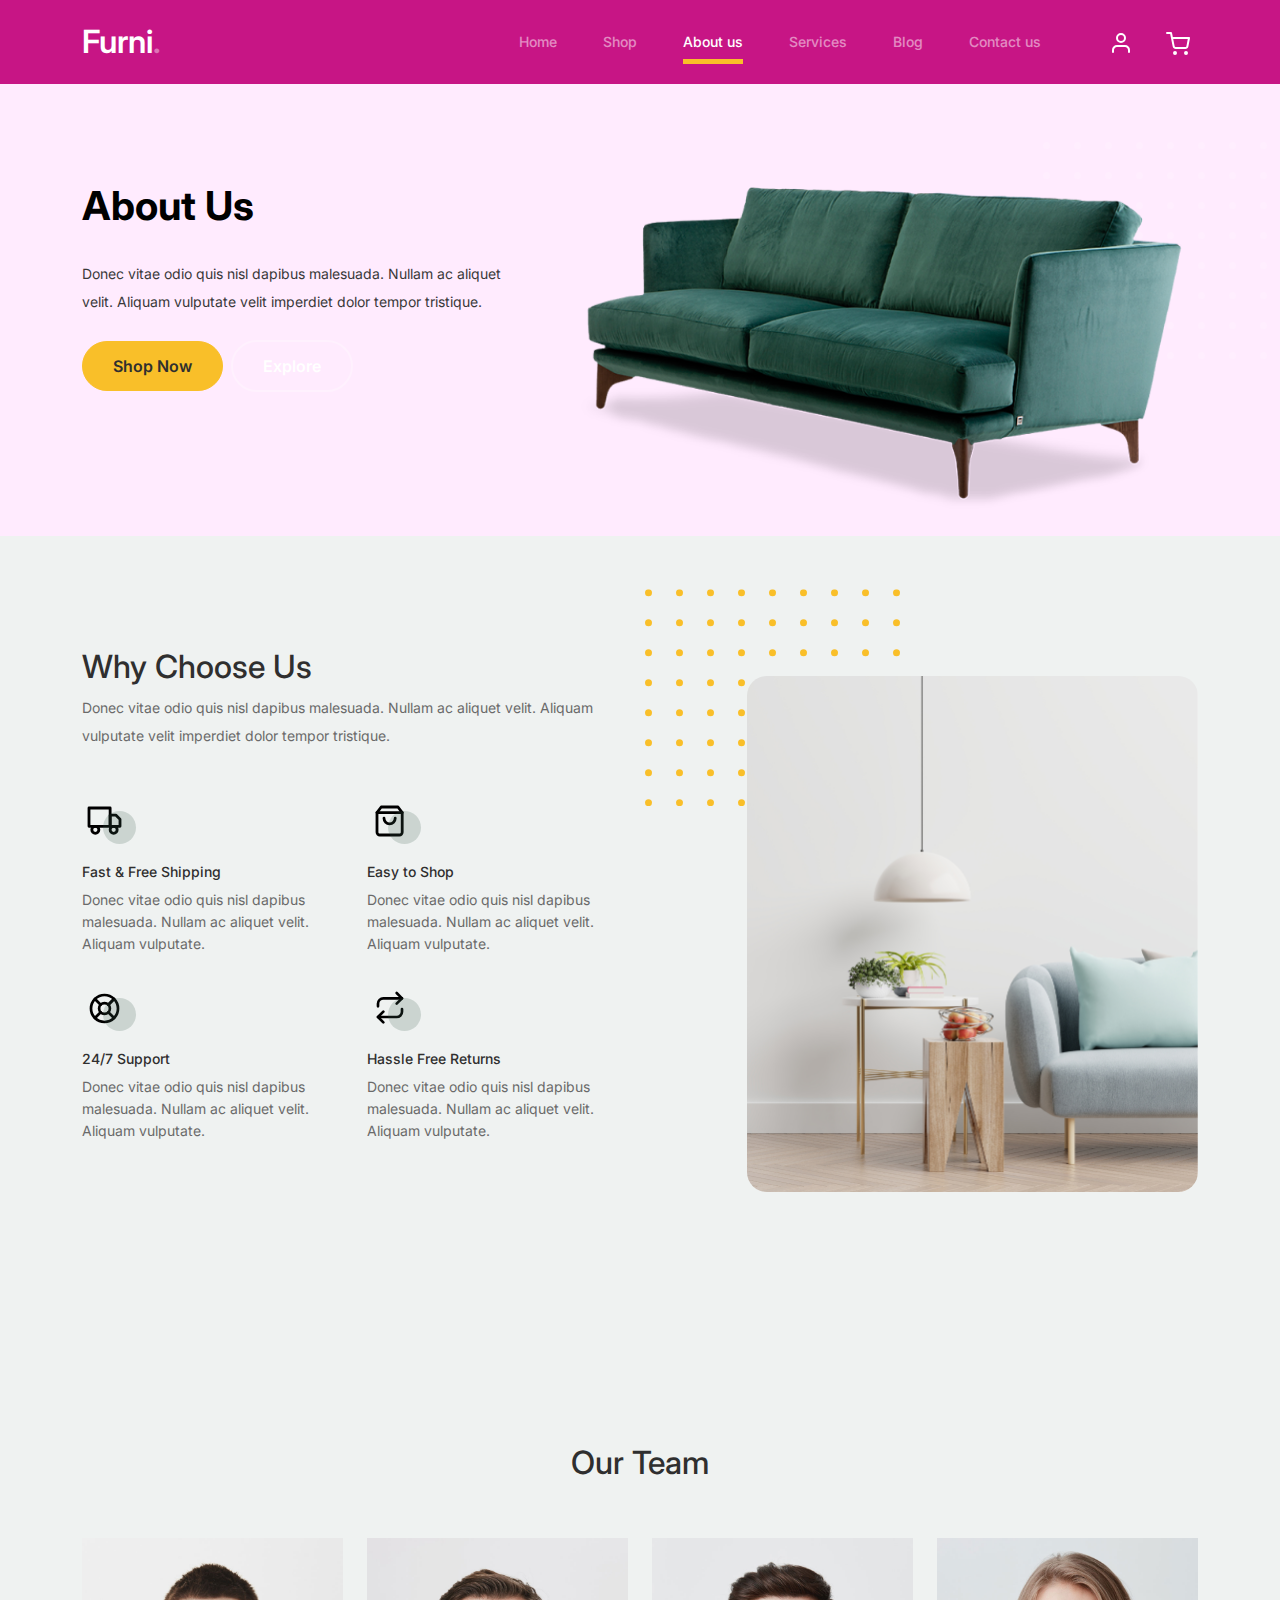
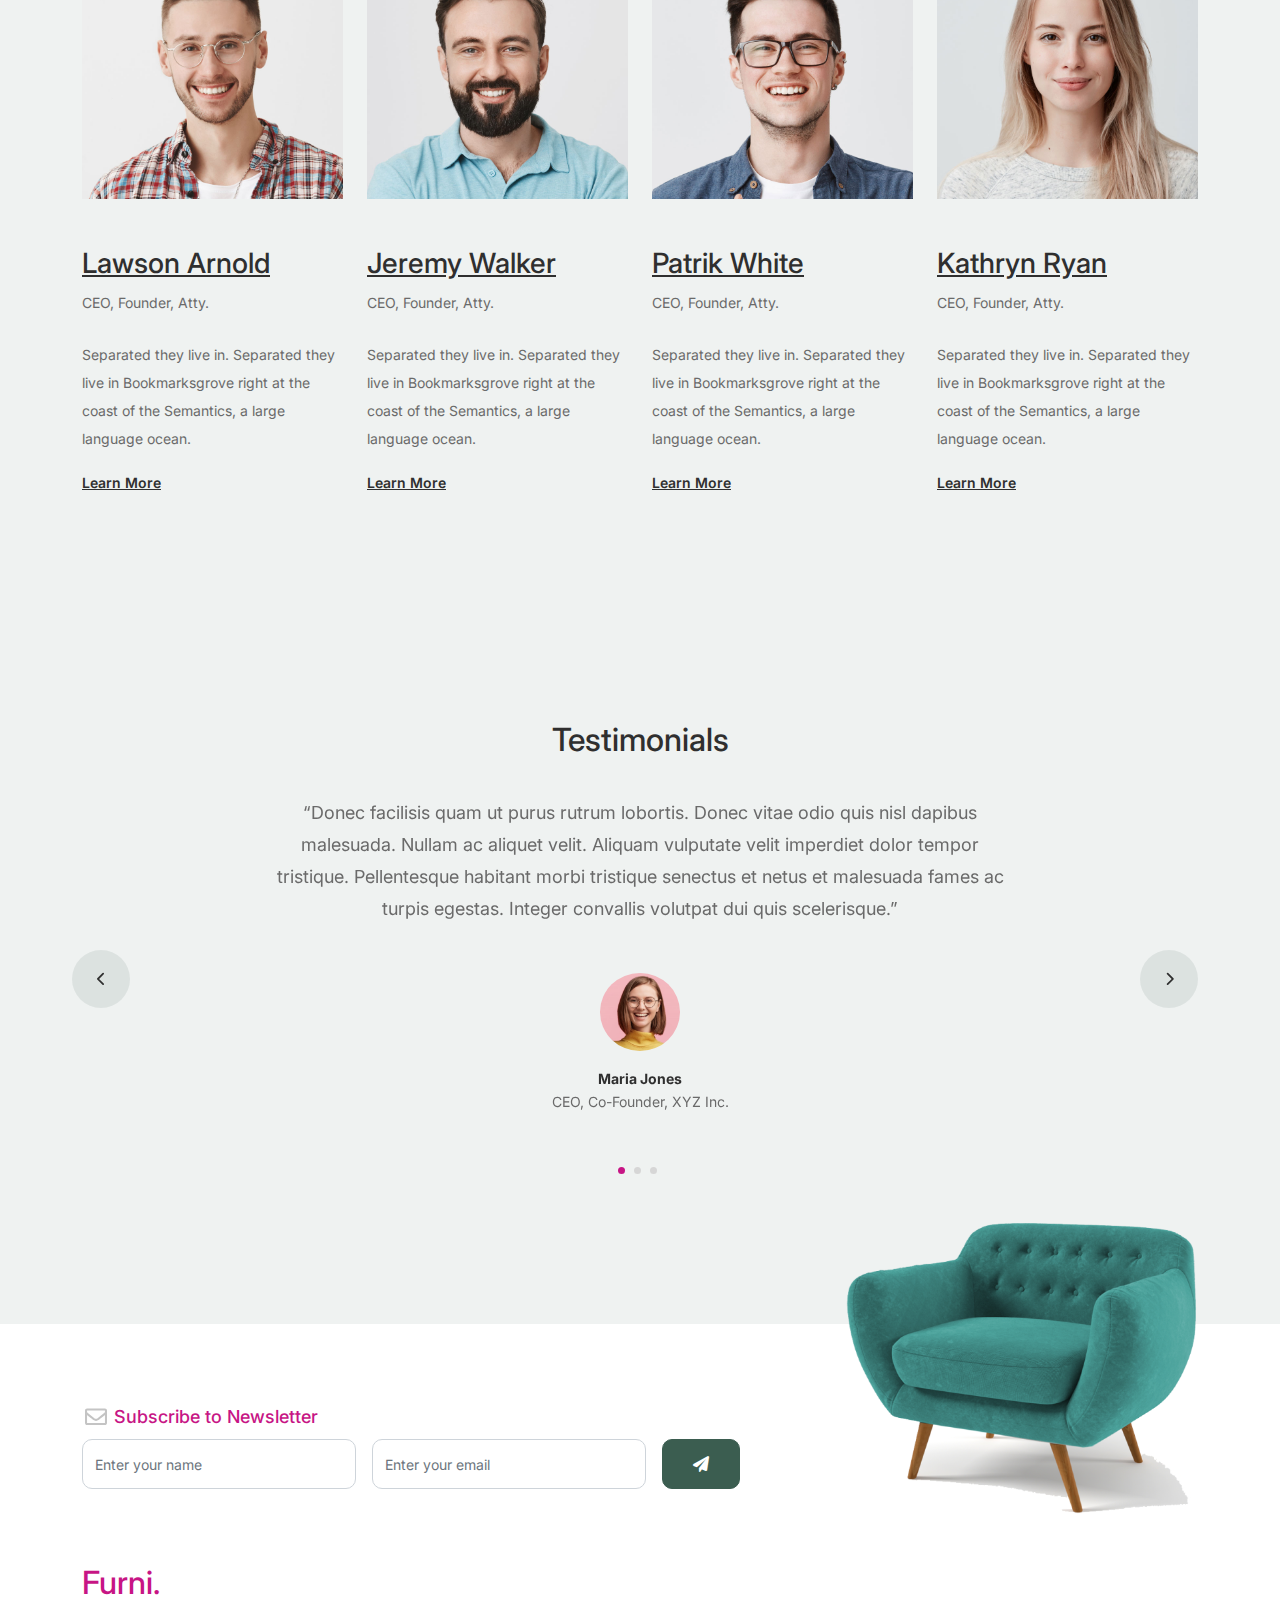
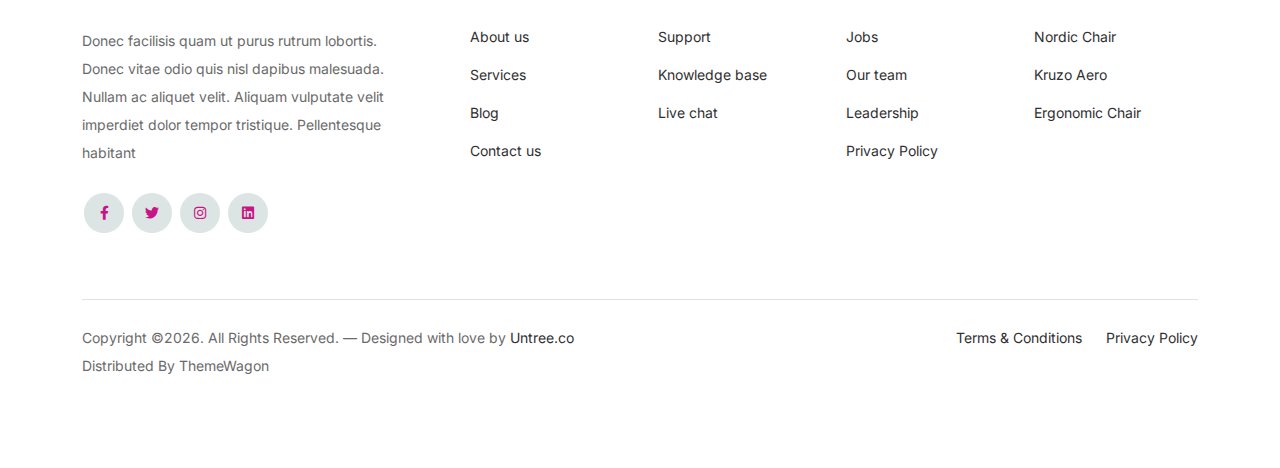
<file: about.html>
<!-- /*
* Bootstrap 5
* Template Name: Furni
* Template Author: Untree.co
* Template URI: https://untree.co/
* License: https://creativecommons.org/licenses/by/3.0/
*/ -->
<!doctype html>
<html lang="en">
<head>
  <meta charset="utf-8">
  <meta name="viewport" content="width=device-width, initial-scale=1, shrink-to-fit=no">
  <meta name="author" content="Untree.co">
  <link rel="shortcut icon" href="favicon.png">

  <meta name="description" content="" />
  <meta name="keywords" content="bootstrap, bootstrap4" />

		<!-- Bootstrap CSS -->
		<link href="css/bootstrap.min.css" rel="stylesheet">
		<link href="https://cdnjs.cloudflare.com/ajax/libs/font-awesome/6.0.0-beta3/css/all.min.css" rel="stylesheet">
		<link href="css/tiny-slider.css" rel="stylesheet">
		<link href="css/style.css" rel="stylesheet">
		<title>Furni Free Bootstrap 5 Template for Furniture and Interior Design Websites by Untree.co </title>
	</head>

	<body>

		<!-- Start Header/Navigation -->
		<nav class="custom-navbar navbar navbar navbar-expand-md navbar-dark bg-dark" arial-label="Furni navigation bar">

			<div class="container">
				<a class="navbar-brand" href="index.html">Furni<span>.</span></a>

				<button class="navbar-toggler" type="button" data-bs-toggle="collapse" data-bs-target="#navbarsFurni" aria-controls="navbarsFurni" aria-expanded="false" aria-label="Toggle navigation">
					<span class="navbar-toggler-icon"></span>
				</button>

				<div class="collapse navbar-collapse" id="navbarsFurni">
					<ul class="custom-navbar-nav navbar-nav ms-auto mb-2 mb-md-0">
						<li class="nav-item ">
							<a class="nav-link" href="index.html">Home</a>
						</li>
						<li><a class="nav-link" href="shop.html">Shop</a></li>
						<li class="active"><a class="nav-link" href="about.html">About us</a></li>
						<li><a class="nav-link" href="services.html">Services</a></li>
						<li><a class="nav-link" href="blog.html">Blog</a></li>
						<li><a class="nav-link" href="contact.html">Contact us</a></li>
					</ul>

					<ul class="custom-navbar-cta navbar-nav mb-2 mb-md-0 ms-5">
						<li><a class="nav-link" href="#"><img src="images/user.svg"></a></li>
						<li><a class="nav-link" href="cart.html"><img src="images/cart.svg"></a></li>
					</ul>
				</div>
			</div>
				
		</nav>
		<!-- End Header/Navigation -->

		<!-- Start Hero Section -->
			<div class="hero">
				<div class="container">
					<div class="row justify-content-between">
						<div class="col-lg-5">
							<div class="intro-excerpt">
								<h1>About Us</h1>
								<p class="mb-4">Donec vitae odio quis nisl dapibus malesuada. Nullam ac aliquet velit. Aliquam vulputate velit imperdiet dolor tempor tristique.</p>
								<p><a href="" class="btn btn-secondary me-2">Shop Now</a><a href="#" class="btn btn-white-outline">Explore</a></p>
							</div>
						</div>
						<div class="col-lg-7">
							<div class="hero-img-wrap">
								<img src="images/couch.png" class="img-fluid">
							</div>
						</div>
					</div>
				</div>
			</div>
		<!-- End Hero Section -->

		

		<!-- Start Why Choose Us Section -->
		<div class="why-choose-section">
			<div class="container">
				<div class="row justify-content-between align-items-center">
					<div class="col-lg-6">
						<h2 class="section-title">Why Choose Us</h2>
						<p>Donec vitae odio quis nisl dapibus malesuada. Nullam ac aliquet velit. Aliquam vulputate velit imperdiet dolor tempor tristique.</p>

						<div class="row my-5">
							<div class="col-6 col-md-6">
								<div class="feature">
									<div class="icon">
										<img src="images/truck.svg" alt="Image" class="imf-fluid">
									</div>
									<h3>Fast &amp; Free Shipping</h3>
									<p>Donec vitae odio quis nisl dapibus malesuada. Nullam ac aliquet velit. Aliquam vulputate.</p>
								</div>
							</div>

							<div class="col-6 col-md-6">
								<div class="feature">
									<div class="icon">
										<img src="images/bag.svg" alt="Image" class="imf-fluid">
									</div>
									<h3>Easy to Shop</h3>
									<p>Donec vitae odio quis nisl dapibus malesuada. Nullam ac aliquet velit. Aliquam vulputate.</p>
								</div>
							</div>

							<div class="col-6 col-md-6">
								<div class="feature">
									<div class="icon">
										<img src="images/support.svg" alt="Image" class="imf-fluid">
									</div>
									<h3>24/7 Support</h3>
									<p>Donec vitae odio quis nisl dapibus malesuada. Nullam ac aliquet velit. Aliquam vulputate.</p>
								</div>
							</div>

							<div class="col-6 col-md-6">
								<div class="feature">
									<div class="icon">
										<img src="images/return.svg" alt="Image" class="imf-fluid">
									</div>
									<h3>Hassle Free Returns</h3>
									<p>Donec vitae odio quis nisl dapibus malesuada. Nullam ac aliquet velit. Aliquam vulputate.</p>
								</div>
							</div>

						</div>
					</div>

					<div class="col-lg-5">
						<div class="img-wrap">
							<img src="images/why-choose-us-img.jpg" alt="Image" class="img-fluid">
						</div>
					</div>

				</div>
			</div>
		</div>
		<!-- End Why Choose Us Section -->

		<!-- Start Team Section -->
		<div class="untree_co-section">
			<div class="container">

				<div class="row mb-5">
					<div class="col-lg-5 mx-auto text-center">
						<h2 class="section-title">Our Team</h2>
					</div>
				</div>

				<div class="row">

					<!-- Start Column 1 -->
					<div class="col-12 col-md-6 col-lg-3 mb-5 mb-md-0">
						<img src="images/person_1.jpg" class="img-fluid mb-5">
						<h3 clas><a href="#"><span class="">Lawson</span> Arnold</a></h3>
            <span class="d-block position mb-4">CEO, Founder, Atty.</span>
            <p>Separated they live in.
            Separated they live in Bookmarksgrove right at the coast of the Semantics, a large language ocean.</p>
            <p class="mb-0"><a href="#" class="more dark">Learn More <span class="icon-arrow_forward"></span></a></p>
					</div> 
					<!-- End Column 1 -->

					<!-- Start Column 2 -->
					<div class="col-12 col-md-6 col-lg-3 mb-5 mb-md-0">
						<img src="images/person_2.jpg" class="img-fluid mb-5">

						<h3 clas><a href="#"><span class="">Jeremy</span> Walker</a></h3>
            <span class="d-block position mb-4">CEO, Founder, Atty.</span>
            <p>Separated they live in.
            Separated they live in Bookmarksgrove right at the coast of the Semantics, a large language ocean.</p>
            <p class="mb-0"><a href="#" class="more dark">Learn More <span class="icon-arrow_forward"></span></a></p>

					</div> 
					<!-- End Column 2 -->

					<!-- Start Column 3 -->
					<div class="col-12 col-md-6 col-lg-3 mb-5 mb-md-0">
						<img src="images/person_3.jpg" class="img-fluid mb-5">
						<h3 clas><a href="#"><span class="">Patrik</span> White</a></h3>
            <span class="d-block position mb-4">CEO, Founder, Atty.</span>
            <p>Separated they live in.
            Separated they live in Bookmarksgrove right at the coast of the Semantics, a large language ocean.</p>
            <p class="mb-0"><a href="#" class="more dark">Learn More <span class="icon-arrow_forward"></span></a></p>
					</div> 
					<!-- End Column 3 -->

					<!-- Start Column 4 -->
					<div class="col-12 col-md-6 col-lg-3 mb-5 mb-md-0">
						<img src="images/person_4.jpg" class="img-fluid mb-5">

						<h3 clas><a href="#"><span class="">Kathryn</span> Ryan</a></h3>
            <span class="d-block position mb-4">CEO, Founder, Atty.</span>
            <p>Separated they live in.
            Separated they live in Bookmarksgrove right at the coast of the Semantics, a large language ocean.</p>
            <p class="mb-0"><a href="#" class="more dark">Learn More <span class="icon-arrow_forward"></span></a></p>

          
					</div> 
					<!-- End Column 4 -->

					

				</div>
			</div>
		</div>
		<!-- End Team Section -->

		

		<!-- Start Testimonial Slider -->
		<div class="testimonial-section before-footer-section">
			<div class="container">
				<div class="row">
					<div class="col-lg-7 mx-auto text-center">
						<h2 class="section-title">Testimonials</h2>
					</div>
				</div>

				<div class="row justify-content-center">
					<div class="col-lg-12">
						<div class="testimonial-slider-wrap text-center">

							<div id="testimonial-nav">
								<span class="prev" data-controls="prev"><span class="fa fa-chevron-left"></span></span>
								<span class="next" data-controls="next"><span class="fa fa-chevron-right"></span></span>
							</div>

							<div class="testimonial-slider">
								
								<div class="item">
									<div class="row justify-content-center">
										<div class="col-lg-8 mx-auto">

											<div class="testimonial-block text-center">
												<blockquote class="mb-5">
													<p>&ldquo;Donec facilisis quam ut purus rutrum lobortis. Donec vitae odio quis nisl dapibus malesuada. Nullam ac aliquet velit. Aliquam vulputate velit imperdiet dolor tempor tristique. Pellentesque habitant morbi tristique senectus et netus et malesuada fames ac turpis egestas. Integer convallis volutpat dui quis scelerisque.&rdquo;</p>
												</blockquote>

												<div class="author-info">
													<div class="author-pic">
														<img src="images/person-1.png" alt="Maria Jones" class="img-fluid">
													</div>
													<h3 class="font-weight-bold">Maria Jones</h3>
													<span class="position d-block mb-3">CEO, Co-Founder, XYZ Inc.</span>
												</div>
											</div>

										</div>
									</div>
								</div> 
								<!-- END item -->

								<div class="item">
									<div class="row justify-content-center">
										<div class="col-lg-8 mx-auto">

											<div class="testimonial-block text-center">
												<blockquote class="mb-5">
													<p>&ldquo;Donec facilisis quam ut purus rutrum lobortis. Donec vitae odio quis nisl dapibus malesuada. Nullam ac aliquet velit. Aliquam vulputate velit imperdiet dolor tempor tristique. Pellentesque habitant morbi tristique senectus et netus et malesuada fames ac turpis egestas. Integer convallis volutpat dui quis scelerisque.&rdquo;</p>
												</blockquote>

												<div class="author-info">
													<div class="author-pic">
														<img src="images/person-1.png" alt="Maria Jones" class="img-fluid">
													</div>
													<h3 class="font-weight-bold">Maria Jones</h3>
													<span class="position d-block mb-3">CEO, Co-Founder, XYZ Inc.</span>
												</div>
											</div>

										</div>
									</div>
								</div> 
								<!-- END item -->

								<div class="item">
									<div class="row justify-content-center">
										<div class="col-lg-8 mx-auto">

											<div class="testimonial-block text-center">
												<blockquote class="mb-5">
													<p>&ldquo;Donec facilisis quam ut purus rutrum lobortis. Donec vitae odio quis nisl dapibus malesuada. Nullam ac aliquet velit. Aliquam vulputate velit imperdiet dolor tempor tristique. Pellentesque habitant morbi tristique senectus et netus et malesuada fames ac turpis egestas. Integer convallis volutpat dui quis scelerisque.&rdquo;</p>
												</blockquote>

												<div class="author-info">
													<div class="author-pic">
														<img src="images/person-1.png" alt="Maria Jones" class="img-fluid">
													</div>
													<h3 class="font-weight-bold">Maria Jones</h3>
													<span class="position d-block mb-3">CEO, Co-Founder, XYZ Inc.</span>
												</div>
											</div>

										</div>
									</div>
								</div> 
								<!-- END item -->

							</div>

						</div>
					</div>
				</div>
			</div>
		</div>
		<!-- End Testimonial Slider -->

		

		<!-- Start Footer Section -->
		<footer class="footer-section">
			<div class="container relative">

				<div class="sofa-img">
					<img src="images/sofa.png" alt="Image" class="img-fluid">
				</div>

				<div class="row">
					<div class="col-lg-8">
						<div class="subscription-form">
							<h3 class="d-flex align-items-center"><span class="me-1"><img src="images/envelope-outline.svg" alt="Image" class="img-fluid"></span><span>Subscribe to Newsletter</span></h3>

							<form action="#" class="row g-3">
								<div class="col-auto">
									<input type="text" class="form-control" placeholder="Enter your name">
								</div>
								<div class="col-auto">
									<input type="email" class="form-control" placeholder="Enter your email">
								</div>
								<div class="col-auto">
									<button class="btn btn-primary">
										<span class="fa fa-paper-plane"></span>
									</button>
								</div>
							</form>

						</div>
					</div>
				</div>

				<div class="row g-5 mb-5">
					<div class="col-lg-4">
						<div class="mb-4 footer-logo-wrap"><a href="#" class="footer-logo">Furni<span>.</span></a></div>
						<p class="mb-4">Donec facilisis quam ut purus rutrum lobortis. Donec vitae odio quis nisl dapibus malesuada. Nullam ac aliquet velit. Aliquam vulputate velit imperdiet dolor tempor tristique. Pellentesque habitant</p>

						<ul class="list-unstyled custom-social">
							<li><a href="#"><span class="fa fa-brands fa-facebook-f"></span></a></li>
							<li><a href="#"><span class="fa fa-brands fa-twitter"></span></a></li>
							<li><a href="#"><span class="fa fa-brands fa-instagram"></span></a></li>
							<li><a href="#"><span class="fa fa-brands fa-linkedin"></span></a></li>
						</ul>
					</div>

					<div class="col-lg-8">
						<div class="row links-wrap">
							<div class="col-6 col-sm-6 col-md-3">
								<ul class="list-unstyled">
									<li><a href="#">About us</a></li>
									<li><a href="#">Services</a></li>
									<li><a href="#">Blog</a></li>
									<li><a href="#">Contact us</a></li>
								</ul>
							</div>

							<div class="col-6 col-sm-6 col-md-3">
								<ul class="list-unstyled">
									<li><a href="#">Support</a></li>
									<li><a href="#">Knowledge base</a></li>
									<li><a href="#">Live chat</a></li>
								</ul>
							</div>

							<div class="col-6 col-sm-6 col-md-3">
								<ul class="list-unstyled">
									<li><a href="#">Jobs</a></li>
									<li><a href="#">Our team</a></li>
									<li><a href="#">Leadership</a></li>
									<li><a href="#">Privacy Policy</a></li>
								</ul>
							</div>

							<div class="col-6 col-sm-6 col-md-3">
								<ul class="list-unstyled">
									<li><a href="#">Nordic Chair</a></li>
									<li><a href="#">Kruzo Aero</a></li>
									<li><a href="#">Ergonomic Chair</a></li>
								</ul>
							</div>
						</div>
					</div>

				</div>

				<div class="border-top copyright">
					<div class="row pt-4">
						<div class="col-lg-6">
							<p class="mb-2 text-center text-lg-start">Copyright &copy;<script>document.write(new Date().getFullYear());</script>. All Rights Reserved. &mdash; Designed with love by <a href="https://untree.co">Untree.co</a> Distributed By <a hreff="https://themewagon.com">ThemeWagon</a>  <!-- License information: https://untree.co/license/ -->
            </p>
						</div>

						<div class="col-lg-6 text-center text-lg-end">
							<ul class="list-unstyled d-inline-flex ms-auto">
								<li class="me-4"><a href="#">Terms &amp; Conditions</a></li>
								<li><a href="#">Privacy Policy</a></li>
							</ul>
						</div>

					</div>
				</div>

			</div>
		</footer>
		<!-- End Footer Section -->	


		<script src="js/bootstrap.bundle.min.js"></script>
		<script src="js/tiny-slider.js"></script>
		<script src="js/custom.js"></script>
	</body>

</html>
</file>
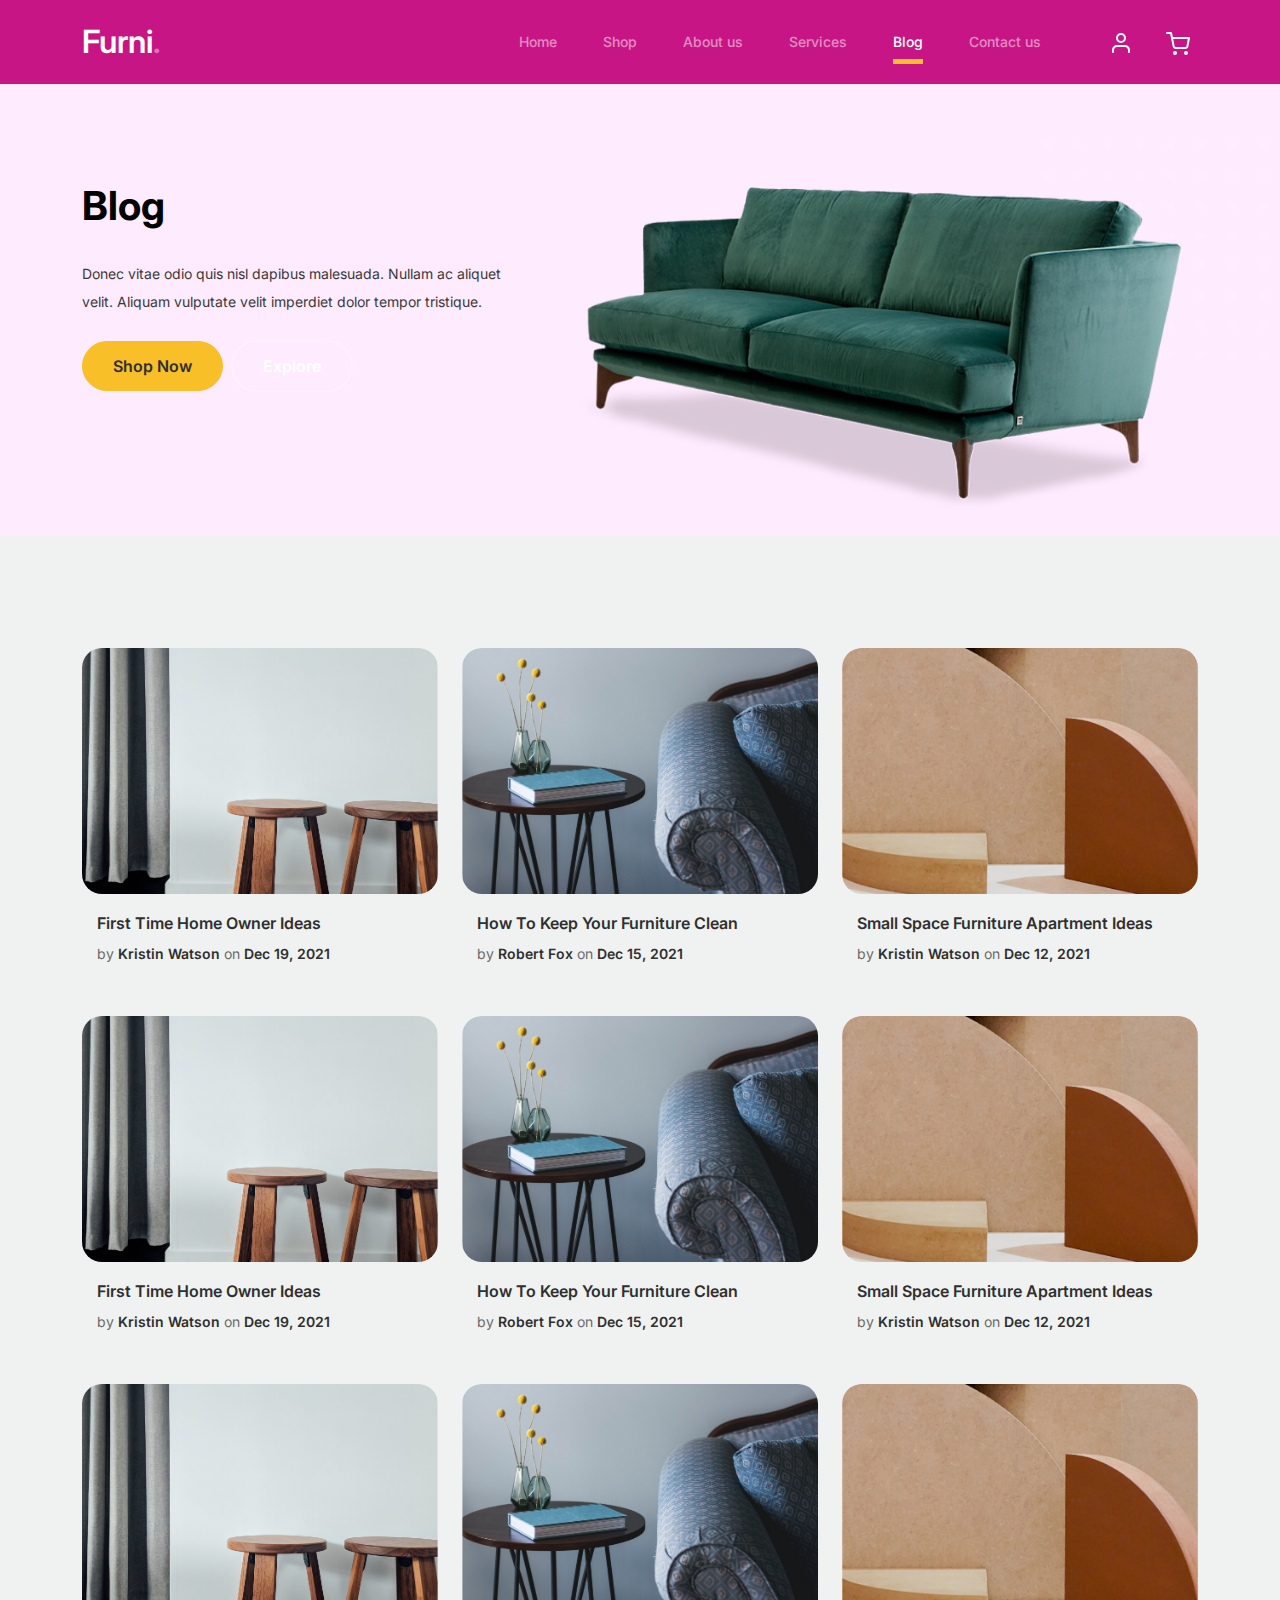
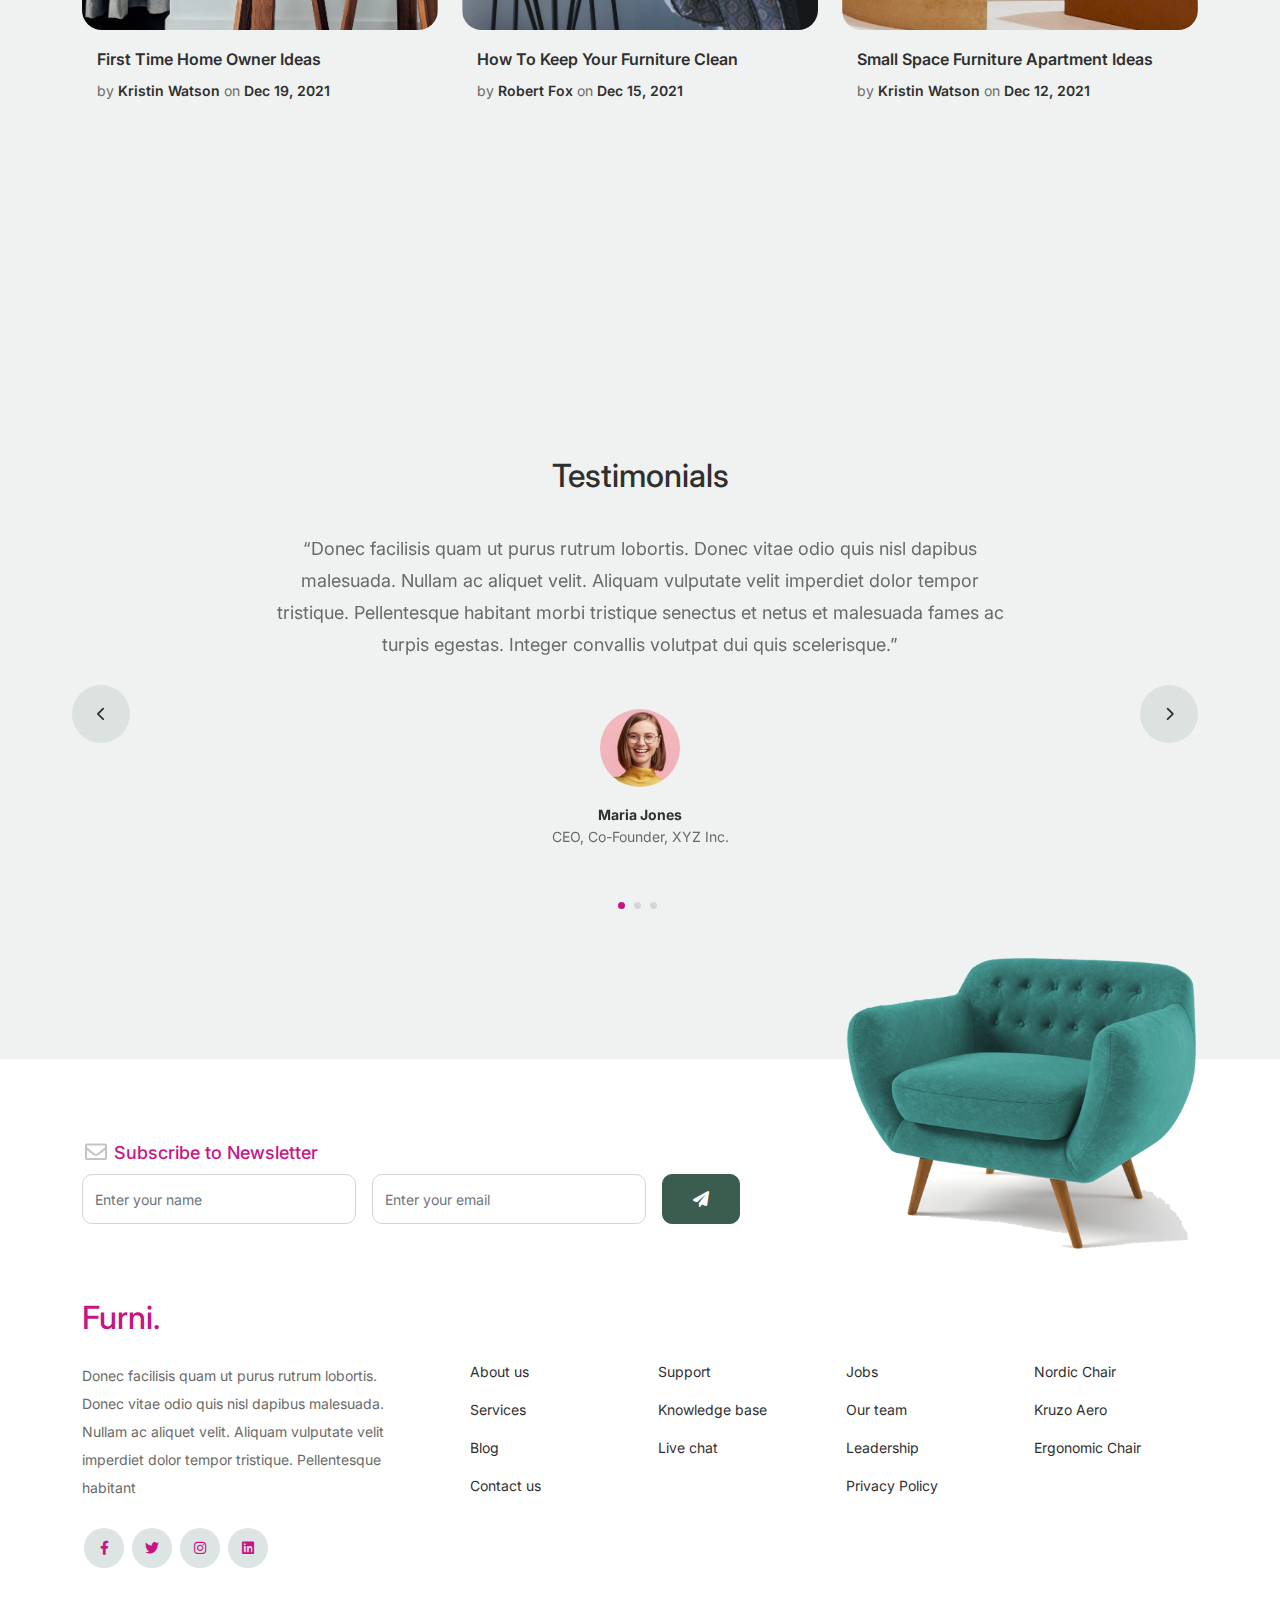
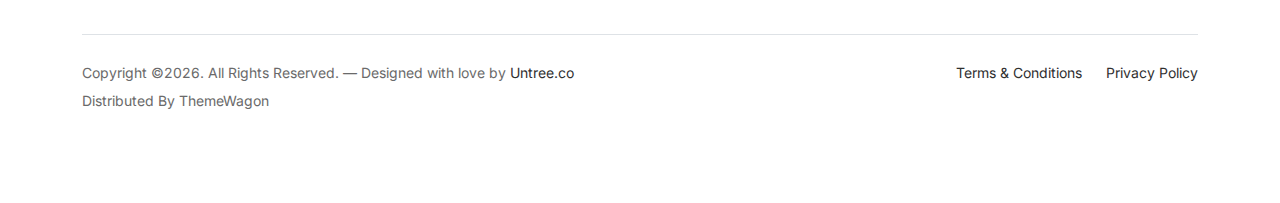
<file: blog.html>
<!-- /*
* Bootstrap 5
* Template Name: Furni
* Template Author: Untree.co
* Template URI: https://untree.co/
* License: https://creativecommons.org/licenses/by/3.0/
*/ -->
<!doctype html>
<html lang="en">
<head>
  <meta charset="utf-8">
  <meta name="viewport" content="width=device-width, initial-scale=1, shrink-to-fit=no">
  <meta name="author" content="Untree.co">
  <link rel="shortcut icon" href="favicon.png">

  <meta name="description" content="" />
  <meta name="keywords" content="bootstrap, bootstrap4" />

		<!-- Bootstrap CSS -->
		<link href="css/bootstrap.min.css" rel="stylesheet">
		<link href="https://cdnjs.cloudflare.com/ajax/libs/font-awesome/6.0.0-beta3/css/all.min.css" rel="stylesheet">
		<link href="css/tiny-slider.css" rel="stylesheet">
		<link href="css/style.css" rel="stylesheet">
		<title>Furni Free Bootstrap 5 Template for Furniture and Interior Design Websites by Untree.co </title>
	</head>

	<body>

		<!-- Start Header/Navigation -->
		<nav class="custom-navbar navbar navbar navbar-expand-md navbar-dark bg-dark" arial-label="Furni navigation bar">

			<div class="container">
				<a class="navbar-brand" href="index.html">Furni<span>.</span></a>

				<button class="navbar-toggler" type="button" data-bs-toggle="collapse" data-bs-target="#navbarsFurni" aria-controls="navbarsFurni" aria-expanded="false" aria-label="Toggle navigation">
					<span class="navbar-toggler-icon"></span>
				</button>

				<div class="collapse navbar-collapse" id="navbarsFurni">
					<ul class="custom-navbar-nav navbar-nav ms-auto mb-2 mb-md-0">
						<li class="nav-item">
							<a class="nav-link" href="index.html">Home</a>
						</li>
						<li><a class="nav-link" href="shop.html">Shop</a></li>
						<li><a class="nav-link" href="about.html">About us</a></li>
						<li><a class="nav-link" href="services.html">Services</a></li>
						<li class="active"><a class="nav-link" href="blog.html">Blog</a></li>
						<li><a class="nav-link" href="contact.html">Contact us</a></li>
					</ul>

					<ul class="custom-navbar-cta navbar-nav mb-2 mb-md-0 ms-5">
						<li><a class="nav-link" href="#"><img src="images/user.svg"></a></li>
						<li><a class="nav-link" href="cart.html"><img src="images/cart.svg"></a></li>
					</ul>
				</div>
			</div>
				
		</nav>
		<!-- End Header/Navigation -->

		<!-- Start Hero Section -->
			<div class="hero">
				<div class="container">
					<div class="row justify-content-between">
						<div class="col-lg-5">
							<div class="intro-excerpt">
								<h1>Blog</h1>
								<p class="mb-4">Donec vitae odio quis nisl dapibus malesuada. Nullam ac aliquet velit. Aliquam vulputate velit imperdiet dolor tempor tristique.</p>
								<p><a href="" class="btn btn-secondary me-2">Shop Now</a><a href="#" class="btn btn-white-outline">Explore</a></p>
							</div>
						</div>
						<div class="col-lg-7">
							<div class="hero-img-wrap">
								<img src="images/couch.png" class="img-fluid">
							</div>
						</div>
					</div>
				</div>
			</div>
		<!-- End Hero Section -->

		

		<!-- Start Blog Section -->
		<div class="blog-section">
			<div class="container">
				
				<div class="row">

					<div class="col-12 col-sm-6 col-md-4 mb-5">
						<div class="post-entry">
							<a href="#" class="post-thumbnail"><img src="images/post-1.jpg" alt="Image" class="img-fluid"></a>
							<div class="post-content-entry">
								<h3><a href="#">First Time Home Owner Ideas</a></h3>
								<div class="meta">
									<span>by <a href="#">Kristin Watson</a></span> <span>on <a href="#">Dec 19, 2021</a></span>
								</div>
							</div>
						</div>
					</div>

					<div class="col-12 col-sm-6 col-md-4 mb-5">
						<div class="post-entry">
							<a href="#" class="post-thumbnail"><img src="images/post-2.jpg" alt="Image" class="img-fluid"></a>
							<div class="post-content-entry">
								<h3><a href="#">How To Keep Your Furniture Clean</a></h3>
								<div class="meta">
									<span>by <a href="#">Robert Fox</a></span> <span>on <a href="#">Dec 15, 2021</a></span>
								</div>
							</div>
						</div>
					</div>

					<div class="col-12 col-sm-6 col-md-4 mb-5">
						<div class="post-entry">
							<a href="#" class="post-thumbnail"><img src="images/post-3.jpg" alt="Image" class="img-fluid"></a>
							<div class="post-content-entry">
								<h3><a href="#">Small Space Furniture Apartment Ideas</a></h3>
								<div class="meta">
									<span>by <a href="#">Kristin Watson</a></span> <span>on <a href="#">Dec 12, 2021</a></span>
								</div>
							</div>
						</div>
					</div>

					<div class="col-12 col-sm-6 col-md-4 mb-5">
						<div class="post-entry">
							<a href="#" class="post-thumbnail"><img src="images/post-1.jpg" alt="Image" class="img-fluid"></a>
							<div class="post-content-entry">
								<h3><a href="#">First Time Home Owner Ideas</a></h3>
								<div class="meta">
									<span>by <a href="#">Kristin Watson</a></span> <span>on <a href="#">Dec 19, 2021</a></span>
								</div>
							</div>
						</div>
					</div>

					<div class="col-12 col-sm-6 col-md-4 mb-5">
						<div class="post-entry">
							<a href="#" class="post-thumbnail"><img src="images/post-2.jpg" alt="Image" class="img-fluid"></a>
							<div class="post-content-entry">
								<h3><a href="#">How To Keep Your Furniture Clean</a></h3>
								<div class="meta">
									<span>by <a href="#">Robert Fox</a></span> <span>on <a href="#">Dec 15, 2021</a></span>
								</div>
							</div>
						</div>
					</div>

					<div class="col-12 col-sm-6 col-md-4 mb-5">
						<div class="post-entry">
							<a href="#" class="post-thumbnail"><img src="images/post-3.jpg" alt="Image" class="img-fluid"></a>
							<div class="post-content-entry">
								<h3><a href="#">Small Space Furniture Apartment Ideas</a></h3>
								<div class="meta">
									<span>by <a href="#">Kristin Watson</a></span> <span>on <a href="#">Dec 12, 2021</a></span>
								</div>
							</div>
						</div>
					</div>

					<div class="col-12 col-sm-6 col-md-4 mb-5">
						<div class="post-entry">
							<a href="#" class="post-thumbnail"><img src="images/post-1.jpg" alt="Image" class="img-fluid"></a>
							<div class="post-content-entry">
								<h3><a href="#">First Time Home Owner Ideas</a></h3>
								<div class="meta">
									<span>by <a href="#">Kristin Watson</a></span> <span>on <a href="#">Dec 19, 2021</a></span>
								</div>
							</div>
						</div>
					</div>

					<div class="col-12 col-sm-6 col-md-4 mb-5">
						<div class="post-entry">
							<a href="#" class="post-thumbnail"><img src="images/post-2.jpg" alt="Image" class="img-fluid"></a>
							<div class="post-content-entry">
								<h3><a href="#">How To Keep Your Furniture Clean</a></h3>
								<div class="meta">
									<span>by <a href="#">Robert Fox</a></span> <span>on <a href="#">Dec 15, 2021</a></span>
								</div>
							</div>
						</div>
					</div>

					<div class="col-12 col-sm-6 col-md-4 mb-5">
						<div class="post-entry">
							<a href="#" class="post-thumbnail"><img src="images/post-3.jpg" alt="Image" class="img-fluid"></a>
							<div class="post-content-entry">
								<h3><a href="#">Small Space Furniture Apartment Ideas</a></h3>
								<div class="meta">
									<span>by <a href="#">Kristin Watson</a></span> <span>on <a href="#">Dec 12, 2021</a></span>
								</div>
							</div>
						</div>
					</div>

				</div>
			</div>
		</div>
		<!-- End Blog Section -->	

		

		<!-- Start Testimonial Slider -->
		<div class="testimonial-section before-footer-section">
			<div class="container">
				<div class="row">
					<div class="col-lg-7 mx-auto text-center">
						<h2 class="section-title">Testimonials</h2>
					</div>
				</div>

				<div class="row justify-content-center">
					<div class="col-lg-12">
						<div class="testimonial-slider-wrap text-center">

							<div id="testimonial-nav">
								<span class="prev" data-controls="prev"><span class="fa fa-chevron-left"></span></span>
								<span class="next" data-controls="next"><span class="fa fa-chevron-right"></span></span>
							</div>

							<div class="testimonial-slider">
								
								<div class="item">
									<div class="row justify-content-center">
										<div class="col-lg-8 mx-auto">

											<div class="testimonial-block text-center">
												<blockquote class="mb-5">
													<p>&ldquo;Donec facilisis quam ut purus rutrum lobortis. Donec vitae odio quis nisl dapibus malesuada. Nullam ac aliquet velit. Aliquam vulputate velit imperdiet dolor tempor tristique. Pellentesque habitant morbi tristique senectus et netus et malesuada fames ac turpis egestas. Integer convallis volutpat dui quis scelerisque.&rdquo;</p>
												</blockquote>

												<div class="author-info">
													<div class="author-pic">
														<img src="images/person-1.png" alt="Maria Jones" class="img-fluid">
													</div>
													<h3 class="font-weight-bold">Maria Jones</h3>
													<span class="position d-block mb-3">CEO, Co-Founder, XYZ Inc.</span>
												</div>
											</div>

										</div>
									</div>
								</div> 
								<!-- END item -->

								<div class="item">
									<div class="row justify-content-center">
										<div class="col-lg-8 mx-auto">

											<div class="testimonial-block text-center">
												<blockquote class="mb-5">
													<p>&ldquo;Donec facilisis quam ut purus rutrum lobortis. Donec vitae odio quis nisl dapibus malesuada. Nullam ac aliquet velit. Aliquam vulputate velit imperdiet dolor tempor tristique. Pellentesque habitant morbi tristique senectus et netus et malesuada fames ac turpis egestas. Integer convallis volutpat dui quis scelerisque.&rdquo;</p>
												</blockquote>

												<div class="author-info">
													<div class="author-pic">
														<img src="images/person-1.png" alt="Maria Jones" class="img-fluid">
													</div>
													<h3 class="font-weight-bold">Maria Jones</h3>
													<span class="position d-block mb-3">CEO, Co-Founder, XYZ Inc.</span>
												</div>
											</div>

										</div>
									</div>
								</div> 
								<!-- END item -->

								<div class="item">
									<div class="row justify-content-center">
										<div class="col-lg-8 mx-auto">

											<div class="testimonial-block text-center">
												<blockquote class="mb-5">
													<p>&ldquo;Donec facilisis quam ut purus rutrum lobortis. Donec vitae odio quis nisl dapibus malesuada. Nullam ac aliquet velit. Aliquam vulputate velit imperdiet dolor tempor tristique. Pellentesque habitant morbi tristique senectus et netus et malesuada fames ac turpis egestas. Integer convallis volutpat dui quis scelerisque.&rdquo;</p>
												</blockquote>

												<div class="author-info">
													<div class="author-pic">
														<img src="images/person-1.png" alt="Maria Jones" class="img-fluid">
													</div>
													<h3 class="font-weight-bold">Maria Jones</h3>
													<span class="position d-block mb-3">CEO, Co-Founder, XYZ Inc.</span>
												</div>
											</div>

										</div>
									</div>
								</div> 
								<!-- END item -->

							</div>

						</div>
					</div>
				</div>
			</div>
		</div>
		<!-- End Testimonial Slider -->

		

		<!-- Start Footer Section -->
		<footer class="footer-section">
			<div class="container relative">

				<div class="sofa-img">
					<img src="images/sofa.png" alt="Image" class="img-fluid">
				</div>

				<div class="row">
					<div class="col-lg-8">
						<div class="subscription-form">
							<h3 class="d-flex align-items-center"><span class="me-1"><img src="images/envelope-outline.svg" alt="Image" class="img-fluid"></span><span>Subscribe to Newsletter</span></h3>

							<form action="#" class="row g-3">
								<div class="col-auto">
									<input type="text" class="form-control" placeholder="Enter your name">
								</div>
								<div class="col-auto">
									<input type="email" class="form-control" placeholder="Enter your email">
								</div>
								<div class="col-auto">
									<button class="btn btn-primary">
										<span class="fa fa-paper-plane"></span>
									</button>
								</div>
							</form>

						</div>
					</div>
				</div>

				<div class="row g-5 mb-5">
					<div class="col-lg-4">
						<div class="mb-4 footer-logo-wrap"><a href="#" class="footer-logo">Furni<span>.</span></a></div>
						<p class="mb-4">Donec facilisis quam ut purus rutrum lobortis. Donec vitae odio quis nisl dapibus malesuada. Nullam ac aliquet velit. Aliquam vulputate velit imperdiet dolor tempor tristique. Pellentesque habitant</p>

						<ul class="list-unstyled custom-social">
							<li><a href="#"><span class="fa fa-brands fa-facebook-f"></span></a></li>
							<li><a href="#"><span class="fa fa-brands fa-twitter"></span></a></li>
							<li><a href="#"><span class="fa fa-brands fa-instagram"></span></a></li>
							<li><a href="#"><span class="fa fa-brands fa-linkedin"></span></a></li>
						</ul>
					</div>

					<div class="col-lg-8">
						<div class="row links-wrap">
							<div class="col-6 col-sm-6 col-md-3">
								<ul class="list-unstyled">
									<li><a href="#">About us</a></li>
									<li><a href="#">Services</a></li>
									<li><a href="#">Blog</a></li>
									<li><a href="#">Contact us</a></li>
								</ul>
							</div>

							<div class="col-6 col-sm-6 col-md-3">
								<ul class="list-unstyled">
									<li><a href="#">Support</a></li>
									<li><a href="#">Knowledge base</a></li>
									<li><a href="#">Live chat</a></li>
								</ul>
							</div>

							<div class="col-6 col-sm-6 col-md-3">
								<ul class="list-unstyled">
									<li><a href="#">Jobs</a></li>
									<li><a href="#">Our team</a></li>
									<li><a href="#">Leadership</a></li>
									<li><a href="#">Privacy Policy</a></li>
								</ul>
							</div>

							<div class="col-6 col-sm-6 col-md-3">
								<ul class="list-unstyled">
									<li><a href="#">Nordic Chair</a></li>
									<li><a href="#">Kruzo Aero</a></li>
									<li><a href="#">Ergonomic Chair</a></li>
								</ul>
							</div>
						</div>
					</div>

				</div>

				<div class="border-top copyright">
					<div class="row pt-4">
						<div class="col-lg-6">
							<p class="mb-2 text-center text-lg-start">Copyright &copy;<script>document.write(new Date().getFullYear());</script>. All Rights Reserved. &mdash; Designed with love by <a href="https://untree.co">Untree.co</a> Distributed By <a hreff="https://themewagon.com">ThemeWagon</a>  <!-- License information: https://untree.co/license/ -->
            </p>
						</div>

						<div class="col-lg-6 text-center text-lg-end">
							<ul class="list-unstyled d-inline-flex ms-auto">
								<li class="me-4"><a href="#">Terms &amp; Conditions</a></li>
								<li><a href="#">Privacy Policy</a></li>
							</ul>
						</div>

					</div>
				</div>

			</div>
		</footer>
		<!-- End Footer Section -->	


		<script src="js/bootstrap.bundle.min.js"></script>
		<script src="js/tiny-slider.js"></script>
		<script src="js/custom.js"></script>
	</body>

</html>
</file>
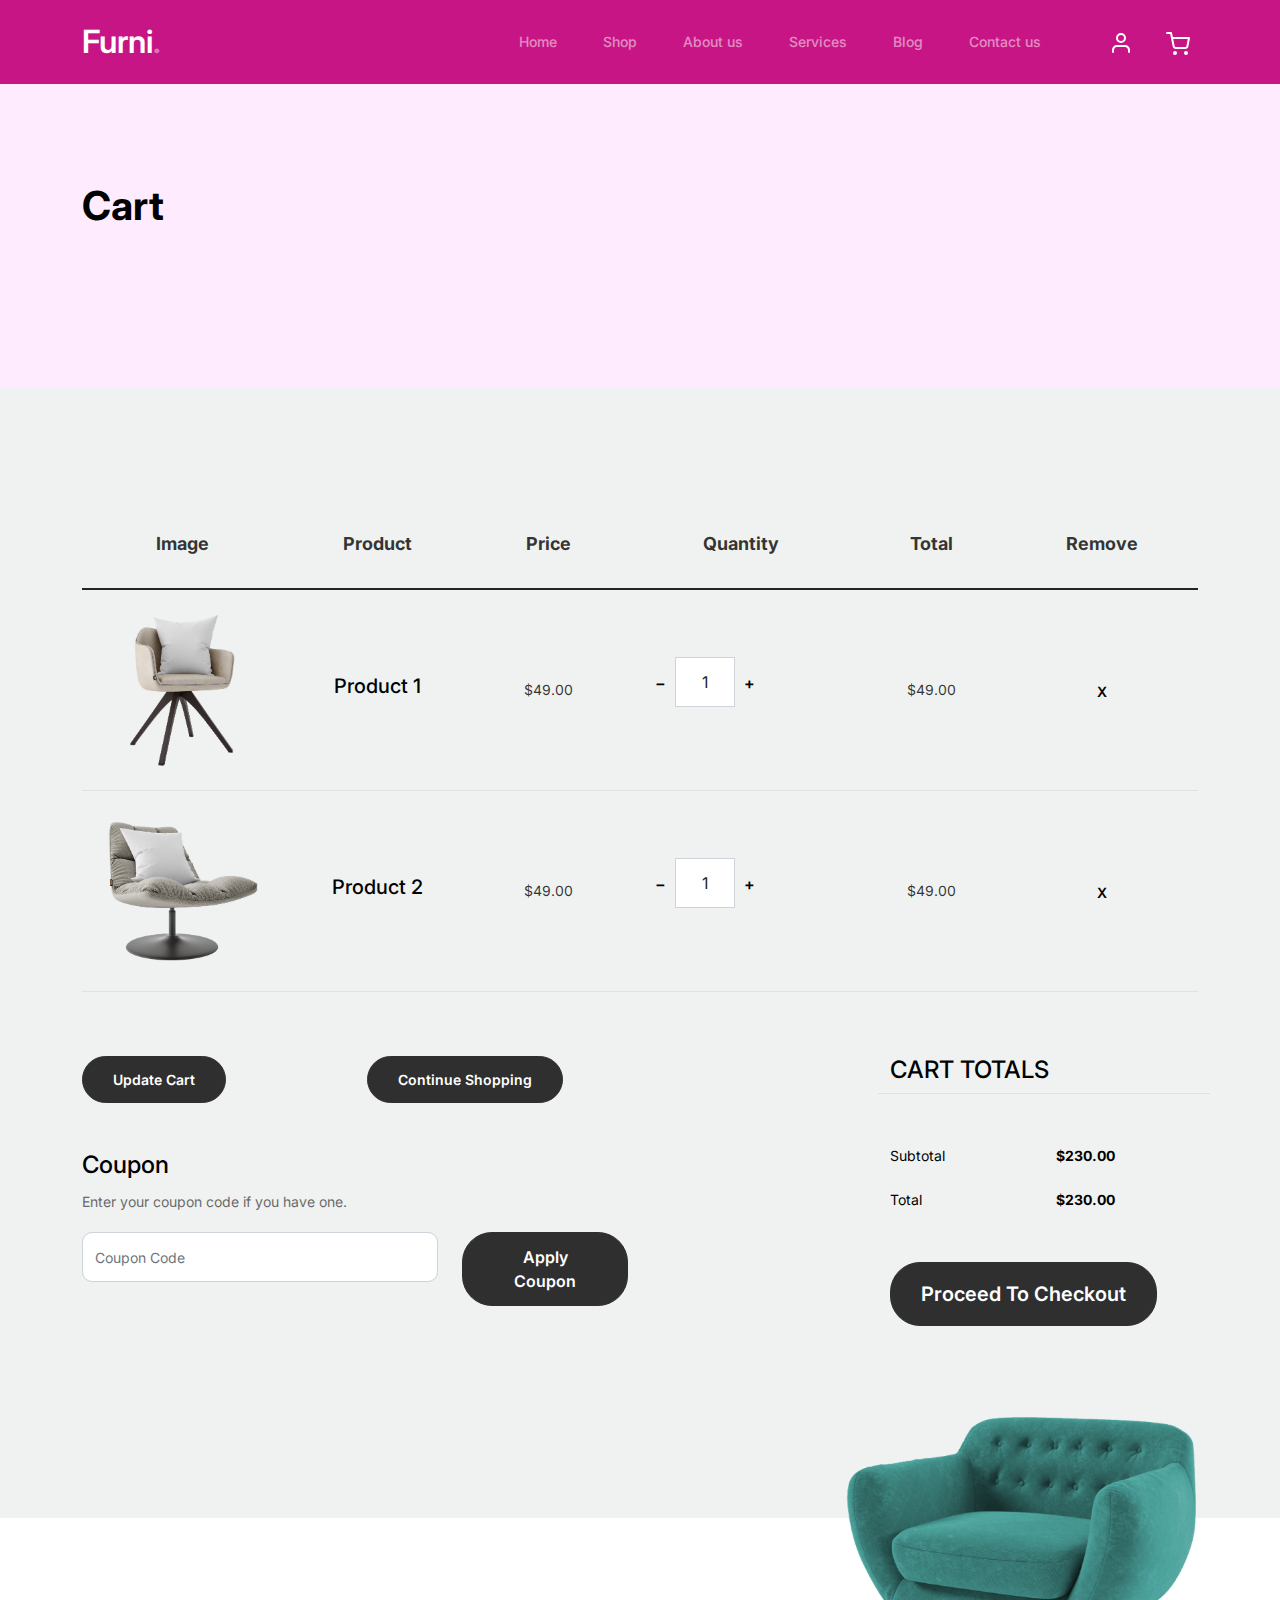
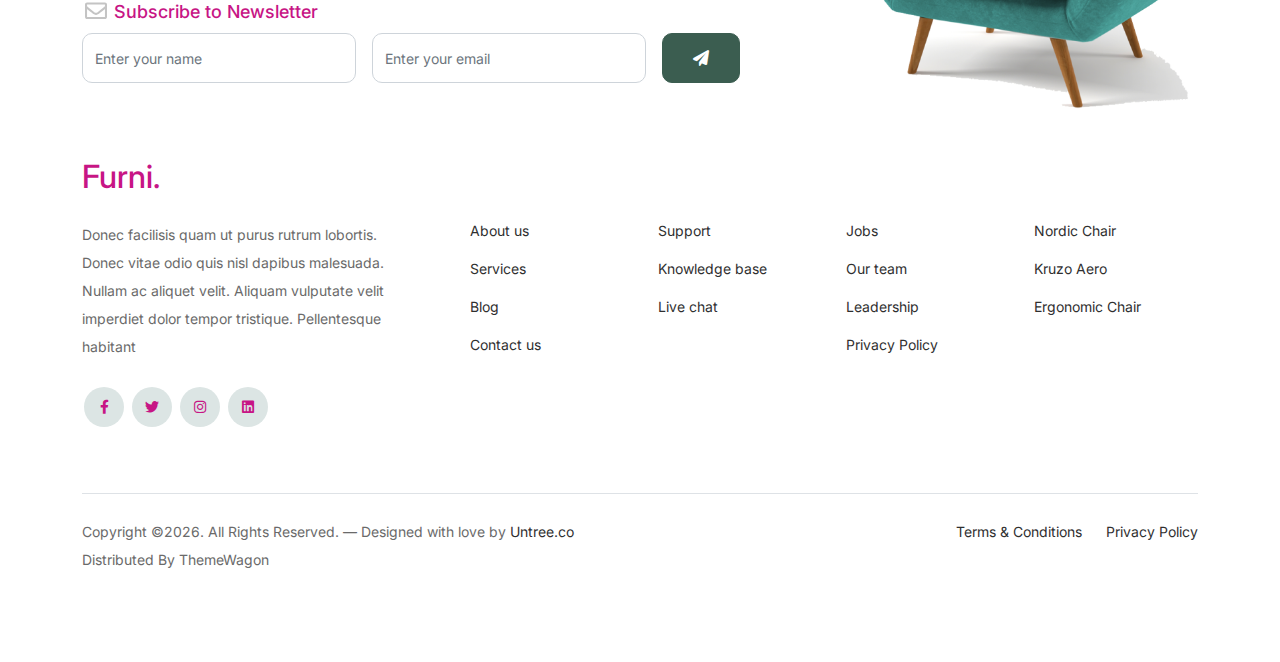
<file: cart.html>
<!-- /*
* Bootstrap 5
* Template Name: Furni
* Template Author: Untree.co
* Template URI: https://untree.co/
* License: https://creativecommons.org/licenses/by/3.0/
*/ -->
<!doctype html>
<html lang="en">
<head>
  <meta charset="utf-8">
  <meta name="viewport" content="width=device-width, initial-scale=1, shrink-to-fit=no">
  <meta name="author" content="Untree.co">
  <link rel="shortcut icon" href="favicon.png">

  <meta name="description" content="" />
  <meta name="keywords" content="bootstrap, bootstrap4" />

		<!-- Bootstrap CSS -->
		<link href="css/bootstrap.min.css" rel="stylesheet">
		<link href="https://cdnjs.cloudflare.com/ajax/libs/font-awesome/6.0.0-beta3/css/all.min.css" rel="stylesheet">
		<link href="css/tiny-slider.css" rel="stylesheet">
		<link href="css/style.css" rel="stylesheet">
		<title>Furni Free Bootstrap 5 Template for Furniture and Interior Design Websites by Untree.co </title>
	</head>

	<body>

		<!-- Start Header/Navigation -->
		<nav class="custom-navbar navbar navbar navbar-expand-md navbar-dark bg-dark" arial-label="Furni navigation bar">

			<div class="container">
				<a class="navbar-brand" href="index.html">Furni<span>.</span></a>

				<button class="navbar-toggler" type="button" data-bs-toggle="collapse" data-bs-target="#navbarsFurni" aria-controls="navbarsFurni" aria-expanded="false" aria-label="Toggle navigation">
					<span class="navbar-toggler-icon"></span>
				</button>

				<div class="collapse navbar-collapse" id="navbarsFurni">
					<ul class="custom-navbar-nav navbar-nav ms-auto mb-2 mb-md-0">
						<li class="nav-item ">
							<a class="nav-link" href="index.html">Home</a>
						</li>
						<li><a class="nav-link" href="shop.html">Shop</a></li>
						<li><a class="nav-link" href="about.html">About us</a></li>
						<li><a class="nav-link" href="services.html">Services</a></li>
						<li><a class="nav-link" href="blog.html">Blog</a></li>
						<li><a class="nav-link" href="contact.html">Contact us</a></li>
					</ul>

					<ul class="custom-navbar-cta navbar-nav mb-2 mb-md-0 ms-5">
						<li><a class="nav-link" href="#"><img src="images/user.svg"></a></li>
						<li><a class="nav-link" href="cart.html"><img src="images/cart.svg"></a></li>
					</ul>
				</div>
			</div>
				
		</nav>
		<!-- End Header/Navigation -->

		<!-- Start Hero Section -->
			<div class="hero">
				<div class="container">
					<div class="row justify-content-between">
						<div class="col-lg-5">
							<div class="intro-excerpt">
								<h1>Cart</h1>
							</div>
						</div>
						<div class="col-lg-7">
							
						</div>
					</div>
				</div>
			</div>
		<!-- End Hero Section -->

		

		<div class="untree_co-section before-footer-section">
            <div class="container">
              <div class="row mb-5">
                <form class="col-md-12" method="post">
                  <div class="site-blocks-table">
                    <table class="table">
                      <thead>
                        <tr>
                          <th class="product-thumbnail">Image</th>
                          <th class="product-name">Product</th>
                          <th class="product-price">Price</th>
                          <th class="product-quantity">Quantity</th>
                          <th class="product-total">Total</th>
                          <th class="product-remove">Remove</th>
                        </tr>
                      </thead>
                      <tbody>
                        <tr>
                          <td class="product-thumbnail">
                            <img src="images/product-1.png" alt="Image" class="img-fluid">
                          </td>
                          <td class="product-name">
                            <h2 class="h5 text-black">Product 1</h2>
                          </td>
                          <td>$49.00</td>
                          <td>
                            <div class="input-group mb-3 d-flex align-items-center quantity-container" style="max-width: 120px;">
                              <div class="input-group-prepend">
                                <button class="btn btn-outline-black decrease" type="button">&minus;</button>
                              </div>
                              <input type="text" class="form-control text-center quantity-amount" value="1" placeholder="" aria-label="Example text with button addon" aria-describedby="button-addon1">
                              <div class="input-group-append">
                                <button class="btn btn-outline-black increase" type="button">&plus;</button>
                              </div>
                            </div>
        
                          </td>
                          <td>$49.00</td>
                          <td><a href="#" class="btn btn-black btn-sm">X</a></td>
                        </tr>
        
                        <tr>
                          <td class="product-thumbnail">
                            <img src="images/product-2.png" alt="Image" class="img-fluid">
                          </td>
                          <td class="product-name">
                            <h2 class="h5 text-black">Product 2</h2>
                          </td>
                          <td>$49.00</td>
                          <td>
                            <div class="input-group mb-3 d-flex align-items-center quantity-container" style="max-width: 120px;">
                              <div class="input-group-prepend">
                                <button class="btn btn-outline-black decrease" type="button">&minus;</button>
                              </div>
                              <input type="text" class="form-control text-center quantity-amount" value="1" placeholder="" aria-label="Example text with button addon" aria-describedby="button-addon1">
                              <div class="input-group-append">
                                <button class="btn btn-outline-black increase" type="button">&plus;</button>
                              </div>
                            </div>
        
                          </td>
                          <td>$49.00</td>
                          <td><a href="#" class="btn btn-black btn-sm">X</a></td>
                        </tr>
                      </tbody>
                    </table>
                  </div>
                </form>
              </div>
        
              <div class="row">
                <div class="col-md-6">
                  <div class="row mb-5">
                    <div class="col-md-6 mb-3 mb-md-0">
                      <button class="btn btn-black btn-sm btn-block">Update Cart</button>
                    </div>
                    <div class="col-md-6">
                      <button class="btn btn-outline-black btn-sm btn-block">Continue Shopping</button>
                    </div>
                  </div>
                  <div class="row">
                    <div class="col-md-12">
                      <label class="text-black h4" for="coupon">Coupon</label>
                      <p>Enter your coupon code if you have one.</p>
                    </div>
                    <div class="col-md-8 mb-3 mb-md-0">
                      <input type="text" class="form-control py-3" id="coupon" placeholder="Coupon Code">
                    </div>
                    <div class="col-md-4">
                      <button class="btn btn-black">Apply Coupon</button>
                    </div>
                  </div>
                </div>
                <div class="col-md-6 pl-5">
                  <div class="row justify-content-end">
                    <div class="col-md-7">
                      <div class="row">
                        <div class="col-md-12 text-right border-bottom mb-5">
                          <h3 class="text-black h4 text-uppercase">Cart Totals</h3>
                        </div>
                      </div>
                      <div class="row mb-3">
                        <div class="col-md-6">
                          <span class="text-black">Subtotal</span>
                        </div>
                        <div class="col-md-6 text-right">
                          <strong class="text-black">$230.00</strong>
                        </div>
                      </div>
                      <div class="row mb-5">
                        <div class="col-md-6">
                          <span class="text-black">Total</span>
                        </div>
                        <div class="col-md-6 text-right">
                          <strong class="text-black">$230.00</strong>
                        </div>
                      </div>
        
                      <div class="row">
                        <div class="col-md-12">
                          <button class="btn btn-black btn-lg py-3 btn-block" onclick="window.location='checkout.html'">Proceed To Checkout</button>
                        </div>
                      </div>
                    </div>
                  </div>
                </div>
              </div>
            </div>
          </div>
		

		<!-- Start Footer Section -->
		<footer class="footer-section">
			<div class="container relative">

				<div class="sofa-img">
					<img src="images/sofa.png" alt="Image" class="img-fluid">
				</div>

				<div class="row">
					<div class="col-lg-8">
						<div class="subscription-form">
							<h3 class="d-flex align-items-center"><span class="me-1"><img src="images/envelope-outline.svg" alt="Image" class="img-fluid"></span><span>Subscribe to Newsletter</span></h3>

							<form action="#" class="row g-3">
								<div class="col-auto">
									<input type="text" class="form-control" placeholder="Enter your name">
								</div>
								<div class="col-auto">
									<input type="email" class="form-control" placeholder="Enter your email">
								</div>
								<div class="col-auto">
									<button class="btn btn-primary">
										<span class="fa fa-paper-plane"></span>
									</button>
								</div>
							</form>

						</div>
					</div>
				</div>

				<div class="row g-5 mb-5">
					<div class="col-lg-4">
						<div class="mb-4 footer-logo-wrap"><a href="#" class="footer-logo">Furni<span>.</span></a></div>
						<p class="mb-4">Donec facilisis quam ut purus rutrum lobortis. Donec vitae odio quis nisl dapibus malesuada. Nullam ac aliquet velit. Aliquam vulputate velit imperdiet dolor tempor tristique. Pellentesque habitant</p>

						<ul class="list-unstyled custom-social">
							<li><a href="#"><span class="fa fa-brands fa-facebook-f"></span></a></li>
							<li><a href="#"><span class="fa fa-brands fa-twitter"></span></a></li>
							<li><a href="#"><span class="fa fa-brands fa-instagram"></span></a></li>
							<li><a href="#"><span class="fa fa-brands fa-linkedin"></span></a></li>
						</ul>
					</div>

					<div class="col-lg-8">
						<div class="row links-wrap">
							<div class="col-6 col-sm-6 col-md-3">
								<ul class="list-unstyled">
									<li><a href="#">About us</a></li>
									<li><a href="#">Services</a></li>
									<li><a href="#">Blog</a></li>
									<li><a href="#">Contact us</a></li>
								</ul>
							</div>

							<div class="col-6 col-sm-6 col-md-3">
								<ul class="list-unstyled">
									<li><a href="#">Support</a></li>
									<li><a href="#">Knowledge base</a></li>
									<li><a href="#">Live chat</a></li>
								</ul>
							</div>

							<div class="col-6 col-sm-6 col-md-3">
								<ul class="list-unstyled">
									<li><a href="#">Jobs</a></li>
									<li><a href="#">Our team</a></li>
									<li><a href="#">Leadership</a></li>
									<li><a href="#">Privacy Policy</a></li>
								</ul>
							</div>

							<div class="col-6 col-sm-6 col-md-3">
								<ul class="list-unstyled">
									<li><a href="#">Nordic Chair</a></li>
									<li><a href="#">Kruzo Aero</a></li>
									<li><a href="#">Ergonomic Chair</a></li>
								</ul>
							</div>
						</div>
					</div>

				</div>

				<div class="border-top copyright">
					<div class="row pt-4">
						<div class="col-lg-6">
							<p class="mb-2 text-center text-lg-start">Copyright &copy;<script>document.write(new Date().getFullYear());</script>. All Rights Reserved. &mdash; Designed with love by <a href="https://untree.co">Untree.co</a> Distributed By <a hreff="https://themewagon.com">ThemeWagon</a>  <!-- License information: https://untree.co/license/ -->
            </p>
						</div>

						<div class="col-lg-6 text-center text-lg-end">
							<ul class="list-unstyled d-inline-flex ms-auto">
								<li class="me-4"><a href="#">Terms &amp; Conditions</a></li>
								<li><a href="#">Privacy Policy</a></li>
							</ul>
						</div>

					</div>
				</div>

			</div>
		</footer>
		<!-- End Footer Section -->	


		<script src="js/bootstrap.bundle.min.js"></script>
		<script src="js/tiny-slider.js"></script>
		<script src="js/custom.js"></script>
	</body>

</html>
</file>
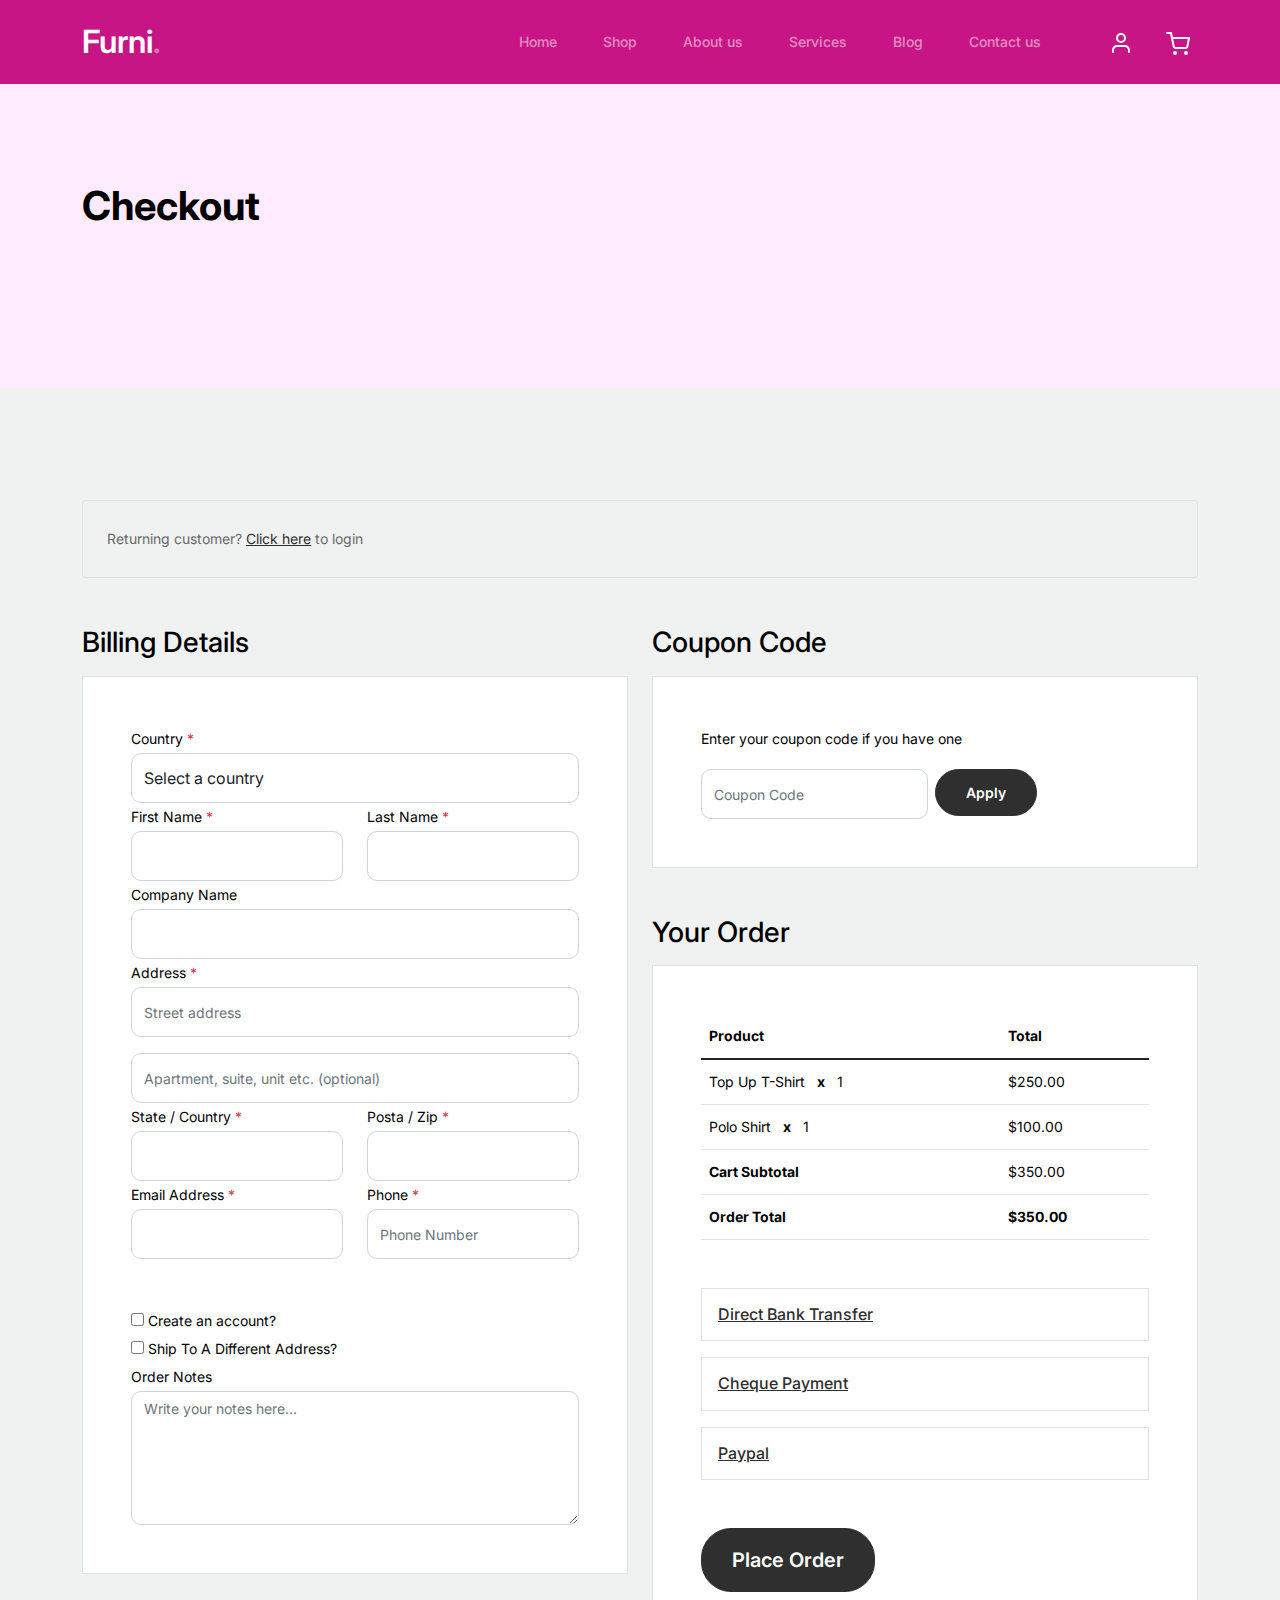
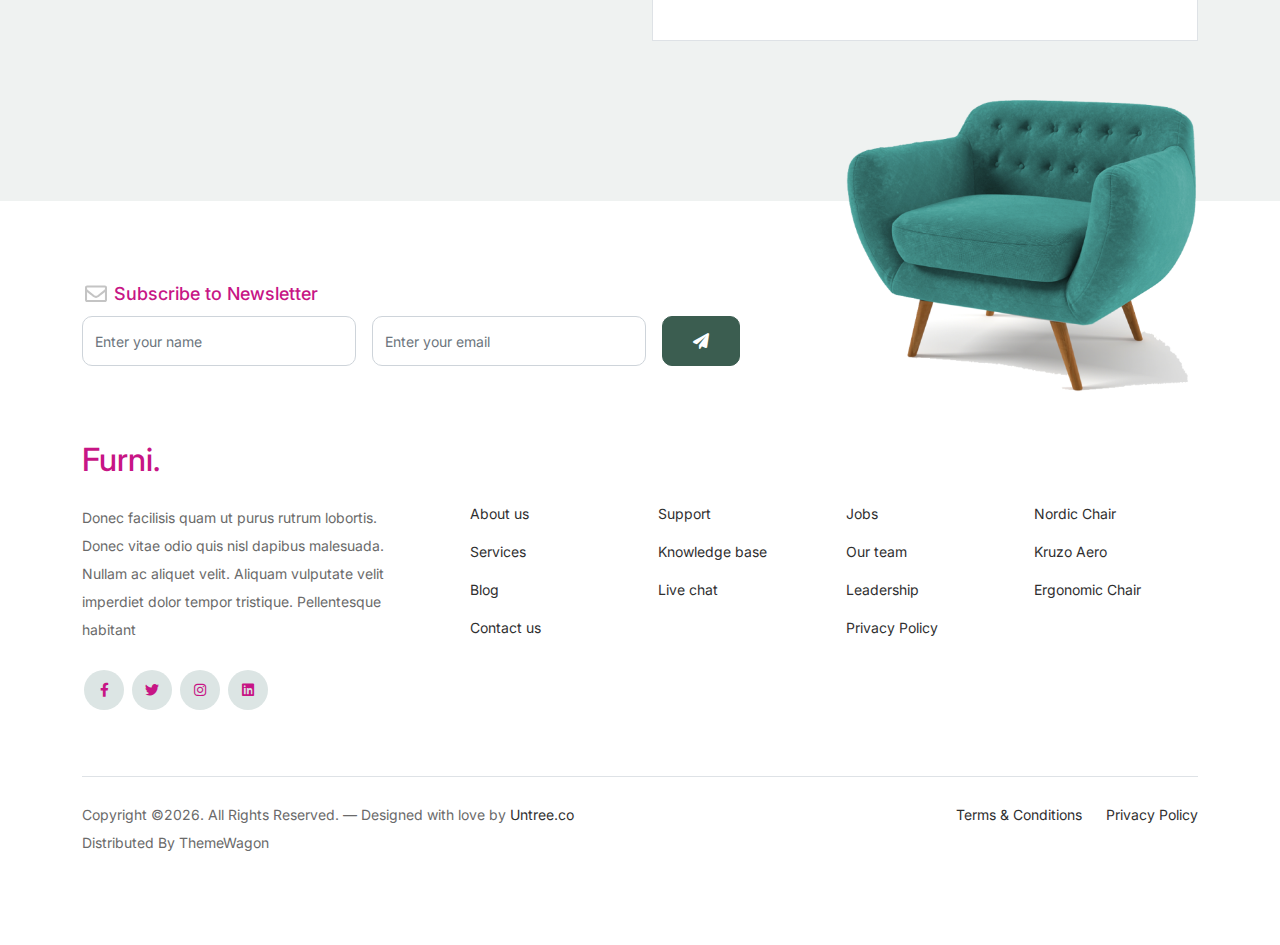
<file: checkout.html>
<!-- /*
* Bootstrap 5
* Template Name: Furni
* Template Author: Untree.co
* Template URI: https://untree.co/
* License: https://creativecommons.org/licenses/by/3.0/
*/ -->
<!doctype html>
<html lang="en">
<head>
  <meta charset="utf-8">
  <meta name="viewport" content="width=device-width, initial-scale=1, shrink-to-fit=no">
  <meta name="author" content="Untree.co">
  <link rel="shortcut icon" href="favicon.png">

  <meta name="description" content="" />
  <meta name="keywords" content="bootstrap, bootstrap4" />

		<!-- Bootstrap CSS -->
		<link href="css/bootstrap.min.css" rel="stylesheet">
		<link href="https://cdnjs.cloudflare.com/ajax/libs/font-awesome/6.0.0-beta3/css/all.min.css" rel="stylesheet">
		<link href="css/tiny-slider.css" rel="stylesheet">
		<link href="css/style.css" rel="stylesheet">
		<title>Furni Free Bootstrap 5 Template for Furniture and Interior Design Websites by Untree.co </title>
	</head>

	<body>

		<!-- Start Header/Navigation -->
		<nav class="custom-navbar navbar navbar navbar-expand-md navbar-dark bg-dark" arial-label="Furni navigation bar">

			<div class="container">
				<a class="navbar-brand" href="index.html">Furni<span>.</span></a>

				<button class="navbar-toggler" type="button" data-bs-toggle="collapse" data-bs-target="#navbarsFurni" aria-controls="navbarsFurni" aria-expanded="false" aria-label="Toggle navigation">
					<span class="navbar-toggler-icon"></span>
				</button>

				<div class="collapse navbar-collapse" id="navbarsFurni">
					<ul class="custom-navbar-nav navbar-nav ms-auto mb-2 mb-md-0">
						<li class="nav-item ">
							<a class="nav-link" href="index.html">Home</a>
						</li>
						<li><a class="nav-link" href="shop.html">Shop</a></li>
						<li><a class="nav-link" href="about.html">About us</a></li>
						<li><a class="nav-link" href="services.html">Services</a></li>
						<li><a class="nav-link" href="blog.html">Blog</a></li>
						<li><a class="nav-link" href="contact.html">Contact us</a></li>
					</ul>

					<ul class="custom-navbar-cta navbar-nav mb-2 mb-md-0 ms-5">
						<li><a class="nav-link" href="#"><img src="images/user.svg"></a></li>
						<li><a class="nav-link" href="cart.html"><img src="images/cart.svg"></a></li>
					</ul>
				</div>
			</div>
				
		</nav>
		<!-- End Header/Navigation -->

		<!-- Start Hero Section -->
			<div class="hero">
				<div class="container">
					<div class="row justify-content-between">
						<div class="col-lg-5">
							<div class="intro-excerpt">
								<h1>Checkout</h1>
							</div>
						</div>
						<div class="col-lg-7">
							
						</div>
					</div>
				</div>
			</div>
		<!-- End Hero Section -->

		<div class="untree_co-section">
		    <div class="container">
		      <div class="row mb-5">
		        <div class="col-md-12">
		          <div class="border p-4 rounded" role="alert">
		            Returning customer? <a href="#">Click here</a> to login
		          </div>
		        </div>
		      </div>
		      <div class="row">
		        <div class="col-md-6 mb-5 mb-md-0">
		          <h2 class="h3 mb-3 text-black">Billing Details</h2>
		          <div class="p-3 p-lg-5 border bg-white">
		            <div class="form-group">
		              <label for="c_country" class="text-black">Country <span class="text-danger">*</span></label>
		              <select id="c_country" class="form-control">
		                <option value="1">Select a country</option>    
		                <option value="2">bangladesh</option>    
		                <option value="3">Algeria</option>    
		                <option value="4">Afghanistan</option>    
		                <option value="5">Ghana</option>    
		                <option value="6">Albania</option>    
		                <option value="7">Bahrain</option>    
		                <option value="8">Colombia</option>    
		                <option value="9">Dominican Republic</option>    
		              </select>
		            </div>
		            <div class="form-group row">
		              <div class="col-md-6">
		                <label for="c_fname" class="text-black">First Name <span class="text-danger">*</span></label>
		                <input type="text" class="form-control" id="c_fname" name="c_fname">
		              </div>
		              <div class="col-md-6">
		                <label for="c_lname" class="text-black">Last Name <span class="text-danger">*</span></label>
		                <input type="text" class="form-control" id="c_lname" name="c_lname">
		              </div>
		            </div>

		            <div class="form-group row">
		              <div class="col-md-12">
		                <label for="c_companyname" class="text-black">Company Name </label>
		                <input type="text" class="form-control" id="c_companyname" name="c_companyname">
		              </div>
		            </div>

		            <div class="form-group row">
		              <div class="col-md-12">
		                <label for="c_address" class="text-black">Address <span class="text-danger">*</span></label>
		                <input type="text" class="form-control" id="c_address" name="c_address" placeholder="Street address">
		              </div>
		            </div>

		            <div class="form-group mt-3">
		              <input type="text" class="form-control" placeholder="Apartment, suite, unit etc. (optional)">
		            </div>

		            <div class="form-group row">
		              <div class="col-md-6">
		                <label for="c_state_country" class="text-black">State / Country <span class="text-danger">*</span></label>
		                <input type="text" class="form-control" id="c_state_country" name="c_state_country">
		              </div>
		              <div class="col-md-6">
		                <label for="c_postal_zip" class="text-black">Posta / Zip <span class="text-danger">*</span></label>
		                <input type="text" class="form-control" id="c_postal_zip" name="c_postal_zip">
		              </div>
		            </div>

		            <div class="form-group row mb-5">
		              <div class="col-md-6">
		                <label for="c_email_address" class="text-black">Email Address <span class="text-danger">*</span></label>
		                <input type="text" class="form-control" id="c_email_address" name="c_email_address">
		              </div>
		              <div class="col-md-6">
		                <label for="c_phone" class="text-black">Phone <span class="text-danger">*</span></label>
		                <input type="text" class="form-control" id="c_phone" name="c_phone" placeholder="Phone Number">
		              </div>
		            </div>

		            <div class="form-group">
		              <label for="c_create_account" class="text-black" data-bs-toggle="collapse" href="#create_an_account" role="button" aria-expanded="false" aria-controls="create_an_account"><input type="checkbox" value="1" id="c_create_account"> Create an account?</label>
		              <div class="collapse" id="create_an_account">
		                <div class="py-2 mb-4">
		                  <p class="mb-3">Create an account by entering the information below. If you are a returning customer please login at the top of the page.</p>
		                  <div class="form-group">
		                    <label for="c_account_password" class="text-black">Account Password</label>
		                    <input type="email" class="form-control" id="c_account_password" name="c_account_password" placeholder="">
		                  </div>
		                </div>
		              </div>
		            </div>


		            <div class="form-group">
		              <label for="c_ship_different_address" class="text-black" data-bs-toggle="collapse" href="#ship_different_address" role="button" aria-expanded="false" aria-controls="ship_different_address"><input type="checkbox" value="1" id="c_ship_different_address"> Ship To A Different Address?</label>
		              <div class="collapse" id="ship_different_address">
		                <div class="py-2">

		                  <div class="form-group">
		                    <label for="c_diff_country" class="text-black">Country <span class="text-danger">*</span></label>
		                    <select id="c_diff_country" class="form-control">
		                      <option value="1">Select a country</option>    
		                      <option value="2">bangladesh</option>    
		                      <option value="3">Algeria</option>    
		                      <option value="4">Afghanistan</option>    
		                      <option value="5">Ghana</option>    
		                      <option value="6">Albania</option>    
		                      <option value="7">Bahrain</option>    
		                      <option value="8">Colombia</option>    
		                      <option value="9">Dominican Republic</option>    
		                    </select>
		                  </div>


		                  <div class="form-group row">
		                    <div class="col-md-6">
		                      <label for="c_diff_fname" class="text-black">First Name <span class="text-danger">*</span></label>
		                      <input type="text" class="form-control" id="c_diff_fname" name="c_diff_fname">
		                    </div>
		                    <div class="col-md-6">
		                      <label for="c_diff_lname" class="text-black">Last Name <span class="text-danger">*</span></label>
		                      <input type="text" class="form-control" id="c_diff_lname" name="c_diff_lname">
		                    </div>
		                  </div>

		                  <div class="form-group row">
		                    <div class="col-md-12">
		                      <label for="c_diff_companyname" class="text-black">Company Name </label>
		                      <input type="text" class="form-control" id="c_diff_companyname" name="c_diff_companyname">
		                    </div>
		                  </div>

		                  <div class="form-group row  mb-3">
		                    <div class="col-md-12">
		                      <label for="c_diff_address" class="text-black">Address <span class="text-danger">*</span></label>
		                      <input type="text" class="form-control" id="c_diff_address" name="c_diff_address" placeholder="Street address">
		                    </div>
		                  </div>

		                  <div class="form-group">
		                    <input type="text" class="form-control" placeholder="Apartment, suite, unit etc. (optional)">
		                  </div>

		                  <div class="form-group row">
		                    <div class="col-md-6">
		                      <label for="c_diff_state_country" class="text-black">State / Country <span class="text-danger">*</span></label>
		                      <input type="text" class="form-control" id="c_diff_state_country" name="c_diff_state_country">
		                    </div>
		                    <div class="col-md-6">
		                      <label for="c_diff_postal_zip" class="text-black">Posta / Zip <span class="text-danger">*</span></label>
		                      <input type="text" class="form-control" id="c_diff_postal_zip" name="c_diff_postal_zip">
		                    </div>
		                  </div>

		                  <div class="form-group row mb-5">
		                    <div class="col-md-6">
		                      <label for="c_diff_email_address" class="text-black">Email Address <span class="text-danger">*</span></label>
		                      <input type="text" class="form-control" id="c_diff_email_address" name="c_diff_email_address">
		                    </div>
		                    <div class="col-md-6">
		                      <label for="c_diff_phone" class="text-black">Phone <span class="text-danger">*</span></label>
		                      <input type="text" class="form-control" id="c_diff_phone" name="c_diff_phone" placeholder="Phone Number">
		                    </div>
		                  </div>

		                </div>

		              </div>
		            </div>

		            <div class="form-group">
		              <label for="c_order_notes" class="text-black">Order Notes</label>
		              <textarea name="c_order_notes" id="c_order_notes" cols="30" rows="5" class="form-control" placeholder="Write your notes here..."></textarea>
		            </div>

		          </div>
		        </div>
		        <div class="col-md-6">

		          <div class="row mb-5">
		            <div class="col-md-12">
		              <h2 class="h3 mb-3 text-black">Coupon Code</h2>
		              <div class="p-3 p-lg-5 border bg-white">

		                <label for="c_code" class="text-black mb-3">Enter your coupon code if you have one</label>
		                <div class="input-group w-75 couponcode-wrap">
		                  <input type="text" class="form-control me-2" id="c_code" placeholder="Coupon Code" aria-label="Coupon Code" aria-describedby="button-addon2">
		                  <div class="input-group-append">
		                    <button class="btn btn-black btn-sm" type="button" id="button-addon2">Apply</button>
		                  </div>
		                </div>

		              </div>
		            </div>
		          </div>

		          <div class="row mb-5">
		            <div class="col-md-12">
		              <h2 class="h3 mb-3 text-black">Your Order</h2>
		              <div class="p-3 p-lg-5 border bg-white">
		                <table class="table site-block-order-table mb-5">
		                  <thead>
		                    <th>Product</th>
		                    <th>Total</th>
		                  </thead>
		                  <tbody>
		                    <tr>
		                      <td>Top Up T-Shirt <strong class="mx-2">x</strong> 1</td>
		                      <td>$250.00</td>
		                    </tr>
		                    <tr>
		                      <td>Polo Shirt <strong class="mx-2">x</strong>   1</td>
		                      <td>$100.00</td>
		                    </tr>
		                    <tr>
		                      <td class="text-black font-weight-bold"><strong>Cart Subtotal</strong></td>
		                      <td class="text-black">$350.00</td>
		                    </tr>
		                    <tr>
		                      <td class="text-black font-weight-bold"><strong>Order Total</strong></td>
		                      <td class="text-black font-weight-bold"><strong>$350.00</strong></td>
		                    </tr>
		                  </tbody>
		                </table>

		                <div class="border p-3 mb-3">
		                  <h3 class="h6 mb-0"><a class="d-block" data-bs-toggle="collapse" href="#collapsebank" role="button" aria-expanded="false" aria-controls="collapsebank">Direct Bank Transfer</a></h3>

		                  <div class="collapse" id="collapsebank">
		                    <div class="py-2">
		                      <p class="mb-0">Make your payment directly into our bank account. Please use your Order ID as the payment reference. Your order won’t be shipped until the funds have cleared in our account.</p>
		                    </div>
		                  </div>
		                </div>

		                <div class="border p-3 mb-3">
		                  <h3 class="h6 mb-0"><a class="d-block" data-bs-toggle="collapse" href="#collapsecheque" role="button" aria-expanded="false" aria-controls="collapsecheque">Cheque Payment</a></h3>

		                  <div class="collapse" id="collapsecheque">
		                    <div class="py-2">
		                      <p class="mb-0">Make your payment directly into our bank account. Please use your Order ID as the payment reference. Your order won’t be shipped until the funds have cleared in our account.</p>
		                    </div>
		                  </div>
		                </div>

		                <div class="border p-3 mb-5">
		                  <h3 class="h6 mb-0"><a class="d-block" data-bs-toggle="collapse" href="#collapsepaypal" role="button" aria-expanded="false" aria-controls="collapsepaypal">Paypal</a></h3>

		                  <div class="collapse" id="collapsepaypal">
		                    <div class="py-2">
		                      <p class="mb-0">Make your payment directly into our bank account. Please use your Order ID as the payment reference. Your order won’t be shipped until the funds have cleared in our account.</p>
		                    </div>
		                  </div>
		                </div>

		                <div class="form-group">
		                  <button class="btn btn-black btn-lg py-3 btn-block" onclick="window.location='thankyou.html'">Place Order</button>
		                </div>

		              </div>
		            </div>
		          </div>

		        </div>
		      </div>
		      <!-- </form> -->
		    </div>
		  </div>

		<!-- Start Footer Section -->
		<footer class="footer-section">
			<div class="container relative">

				<div class="sofa-img">
					<img src="images/sofa.png" alt="Image" class="img-fluid">
				</div>

				<div class="row">
					<div class="col-lg-8">
						<div class="subscription-form">
							<h3 class="d-flex align-items-center"><span class="me-1"><img src="images/envelope-outline.svg" alt="Image" class="img-fluid"></span><span>Subscribe to Newsletter</span></h3>

							<form action="#" class="row g-3">
								<div class="col-auto">
									<input type="text" class="form-control" placeholder="Enter your name">
								</div>
								<div class="col-auto">
									<input type="email" class="form-control" placeholder="Enter your email">
								</div>
								<div class="col-auto">
									<button class="btn btn-primary">
										<span class="fa fa-paper-plane"></span>
									</button>
								</div>
							</form>

						</div>
					</div>
				</div>

				<div class="row g-5 mb-5">
					<div class="col-lg-4">
						<div class="mb-4 footer-logo-wrap"><a href="#" class="footer-logo">Furni<span>.</span></a></div>
						<p class="mb-4">Donec facilisis quam ut purus rutrum lobortis. Donec vitae odio quis nisl dapibus malesuada. Nullam ac aliquet velit. Aliquam vulputate velit imperdiet dolor tempor tristique. Pellentesque habitant</p>

						<ul class="list-unstyled custom-social">
							<li><a href="#"><span class="fa fa-brands fa-facebook-f"></span></a></li>
							<li><a href="#"><span class="fa fa-brands fa-twitter"></span></a></li>
							<li><a href="#"><span class="fa fa-brands fa-instagram"></span></a></li>
							<li><a href="#"><span class="fa fa-brands fa-linkedin"></span></a></li>
						</ul>
					</div>

					<div class="col-lg-8">
						<div class="row links-wrap">
							<div class="col-6 col-sm-6 col-md-3">
								<ul class="list-unstyled">
									<li><a href="#">About us</a></li>
									<li><a href="#">Services</a></li>
									<li><a href="#">Blog</a></li>
									<li><a href="#">Contact us</a></li>
								</ul>
							</div>

							<div class="col-6 col-sm-6 col-md-3">
								<ul class="list-unstyled">
									<li><a href="#">Support</a></li>
									<li><a href="#">Knowledge base</a></li>
									<li><a href="#">Live chat</a></li>
								</ul>
							</div>

							<div class="col-6 col-sm-6 col-md-3">
								<ul class="list-unstyled">
									<li><a href="#">Jobs</a></li>
									<li><a href="#">Our team</a></li>
									<li><a href="#">Leadership</a></li>
									<li><a href="#">Privacy Policy</a></li>
								</ul>
							</div>

							<div class="col-6 col-sm-6 col-md-3">
								<ul class="list-unstyled">
									<li><a href="#">Nordic Chair</a></li>
									<li><a href="#">Kruzo Aero</a></li>
									<li><a href="#">Ergonomic Chair</a></li>
								</ul>
							</div>
						</div>
					</div>

				</div>

				<div class="border-top copyright">
					<div class="row pt-4">
						<div class="col-lg-6">
							<p class="mb-2 text-center text-lg-start">Copyright &copy;<script>document.write(new Date().getFullYear());</script>. All Rights Reserved. &mdash; Designed with love by <a href="https://untree.co">Untree.co</a> Distributed By <a hreff="https://themewagon.com">ThemeWagon</a>  <!-- License information: https://untree.co/license/ -->
            </p>
						</div>

						<div class="col-lg-6 text-center text-lg-end">
							<ul class="list-unstyled d-inline-flex ms-auto">
								<li class="me-4"><a href="#">Terms &amp; Conditions</a></li>
								<li><a href="#">Privacy Policy</a></li>
							</ul>
						</div>

					</div>
				</div>

			</div>
		</footer>
		<!-- End Footer Section -->	


		<script src="js/bootstrap.bundle.min.js"></script>
		<script src="js/tiny-slider.js"></script>
		<script src="js/custom.js"></script>
	</body>

</html>
</file>
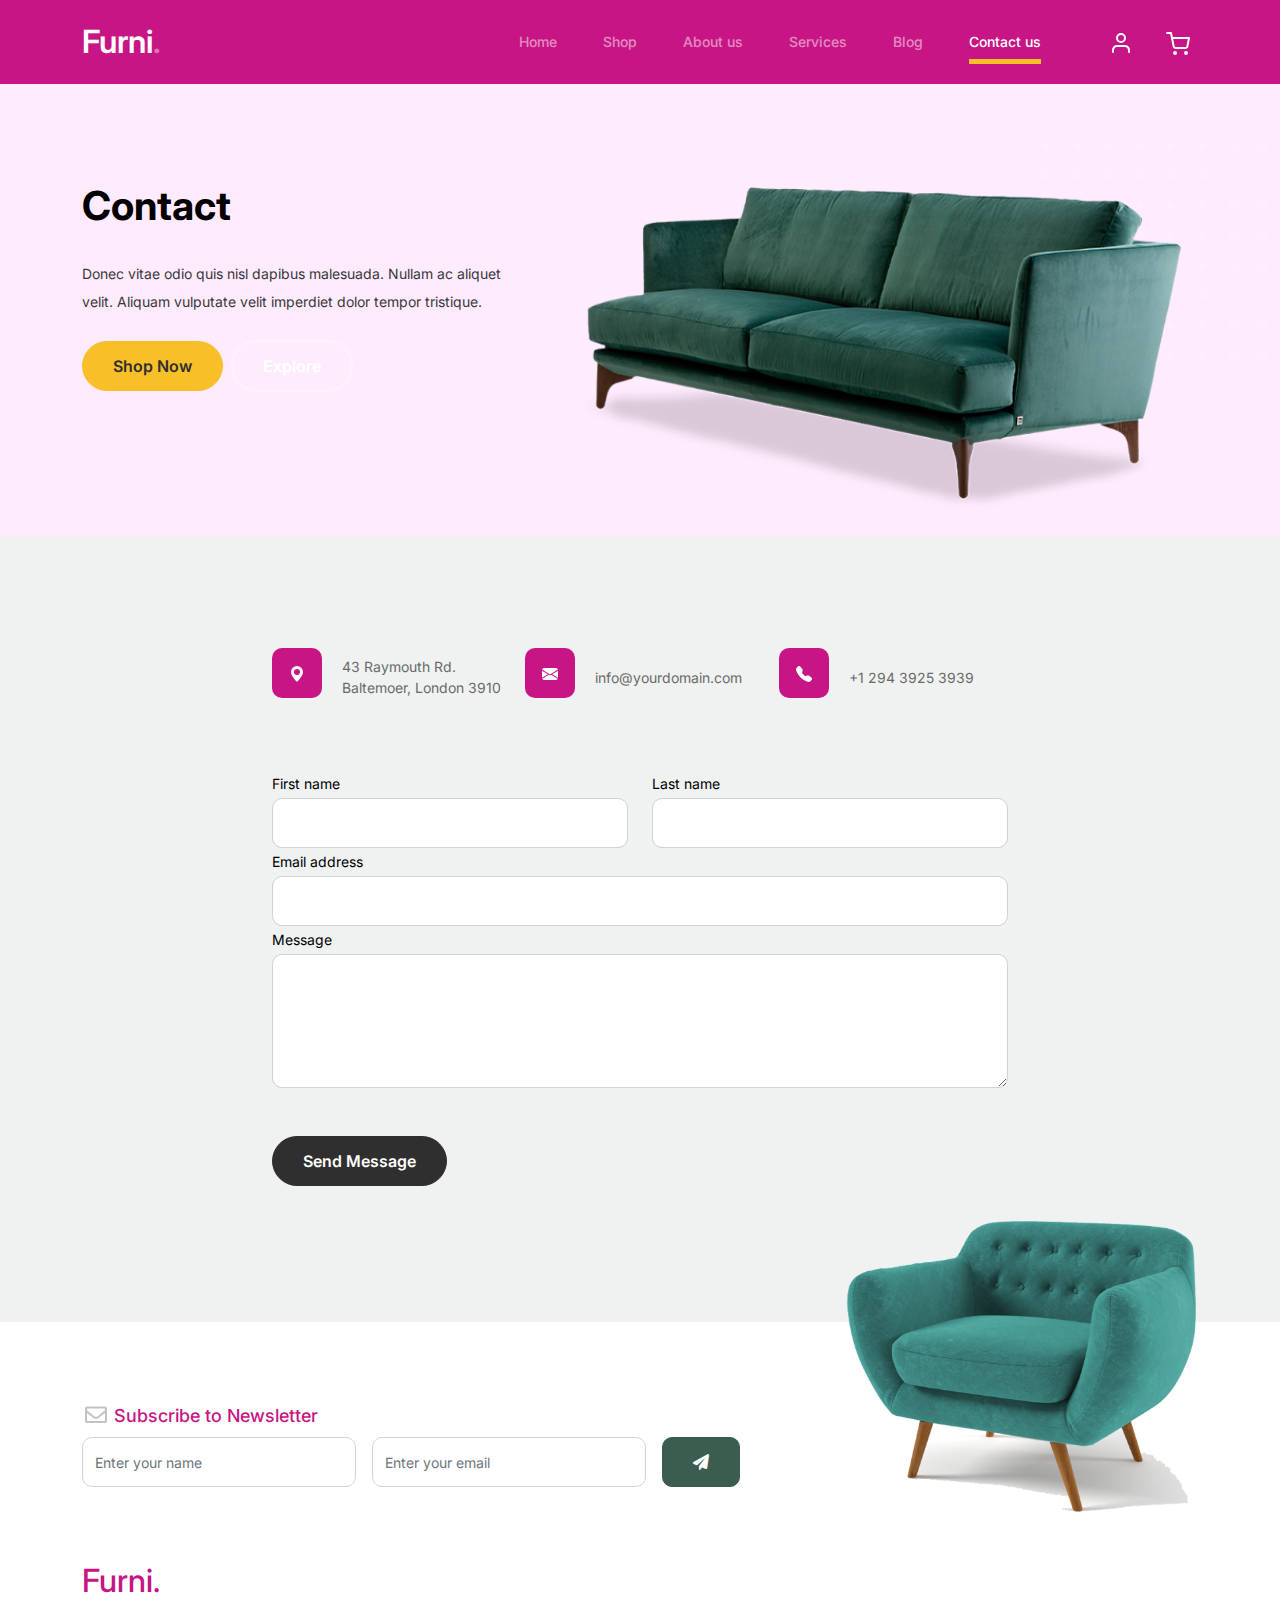
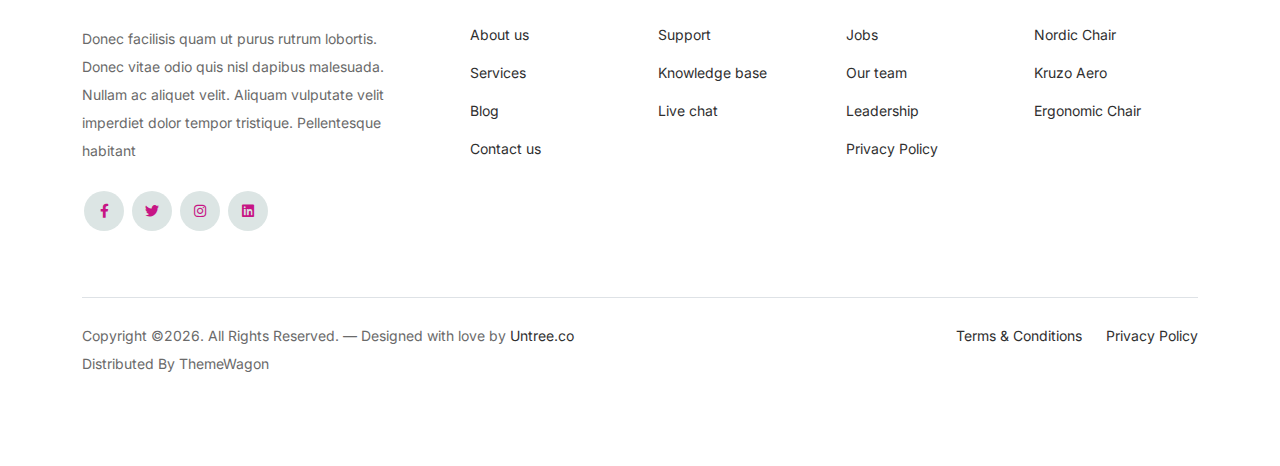
<file: contact.html>
<!-- /*
* Bootstrap 5
* Template Name: Furni
* Template Author: Untree.co
* Template URI: https://untree.co/
* License: https://creativecommons.org/licenses/by/3.0/
*/ -->
<!doctype html>
<html lang="en">
<head>
  <meta charset="utf-8">
  <meta name="viewport" content="width=device-width, initial-scale=1, shrink-to-fit=no">
  <meta name="author" content="Untree.co">
  <link rel="shortcut icon" href="favicon.png">

  <meta name="description" content="" />
  <meta name="keywords" content="bootstrap, bootstrap4" />

		<!-- Bootstrap CSS -->
		<link href="css/bootstrap.min.css" rel="stylesheet">
		<link href="https://cdnjs.cloudflare.com/ajax/libs/font-awesome/6.0.0-beta3/css/all.min.css" rel="stylesheet">
		<link href="css/tiny-slider.css" rel="stylesheet">
		<link href="css/style.css" rel="stylesheet">
		<title>Furni Free Bootstrap 5 Template for Furniture and Interior Design Websites by Untree.co </title>
	</head>

	<body>

		<!-- Start Header/Navigation -->
		<nav class="custom-navbar navbar navbar navbar-expand-md navbar-dark bg-dark" arial-label="Furni navigation bar">

			<div class="container">
				<a class="navbar-brand" href="index.html">Furni<span>.</span></a>

				<button class="navbar-toggler" type="button" data-bs-toggle="collapse" data-bs-target="#navbarsFurni" aria-controls="navbarsFurni" aria-expanded="false" aria-label="Toggle navigation">
					<span class="navbar-toggler-icon"></span>
				</button>

				<div class="collapse navbar-collapse" id="navbarsFurni">
					<ul class="custom-navbar-nav navbar-nav ms-auto mb-2 mb-md-0">
						<li class="nav-item">
							<a class="nav-link" href="index.html">Home</a>
						</li>
						<li><a class="nav-link" href="shop.html">Shop</a></li>
						<li><a class="nav-link" href="about.html">About us</a></li>
						<li><a class="nav-link" href="services.html">Services</a></li>
						<li><a class="nav-link" href="blog.html">Blog</a></li>
						<li class="active"><a class="nav-link" href="contact.html">Contact us</a></li>
					</ul>

					<ul class="custom-navbar-cta navbar-nav mb-2 mb-md-0 ms-5">
						<li><a class="nav-link" href="#"><img src="images/user.svg"></a></li>
						<li><a class="nav-link" href="cart.html"><img src="images/cart.svg"></a></li>
					</ul>
				</div>
			</div>
				
		</nav>
		<!-- End Header/Navigation -->

		<!-- Start Hero Section -->
			<div class="hero">
				<div class="container">
					<div class="row justify-content-between">
						<div class="col-lg-5">
							<div class="intro-excerpt">
								<h1>Contact</h1>
								<p class="mb-4">Donec vitae odio quis nisl dapibus malesuada. Nullam ac aliquet velit. Aliquam vulputate velit imperdiet dolor tempor tristique.</p>
								<p><a href="" class="btn btn-secondary me-2">Shop Now</a><a href="#" class="btn btn-white-outline">Explore</a></p>
							</div>
						</div>
						<div class="col-lg-7">
							<div class="hero-img-wrap">
								<img src="images/couch.png" class="img-fluid">
							</div>
						</div>
					</div>
				</div>
			</div>
		<!-- End Hero Section -->

		
		<!-- Start Contact Form -->
		<div class="untree_co-section">
      <div class="container">

        <div class="block">
          <div class="row justify-content-center">


            <div class="col-md-8 col-lg-8 pb-4">


              <div class="row mb-5">
                <div class="col-lg-4">
                  <div  class="service no-shadow align-items-center link horizontal d-flex active" data-aos="fade-left" data-aos-delay="0">
                    <div class="service-icon color-1 mb-4">
                      <svg xmlns="http://www.w3.org/2000/svg" width="16" height="16" fill="currentColor" class="bi bi-geo-alt-fill" viewBox="0 0 16 16">
                        <path d="M8 16s6-5.686 6-10A6 6 0 0 0 2 6c0 4.314 6 10 6 10zm0-7a3 3 0 1 1 0-6 3 3 0 0 1 0 6z"/>
                      </svg>
                    </div> <!-- /.icon -->
                    <div class="service-contents">
                      <p>43 Raymouth Rd. Baltemoer, London 3910</p>
                    </div> <!-- /.service-contents-->
                  </div> <!-- /.service -->
                </div>

                <div class="col-lg-4">
                  <div  class="service no-shadow align-items-center link horizontal d-flex active" data-aos="fade-left" data-aos-delay="0">
                    <div class="service-icon color-1 mb-4">
                      <svg xmlns="http://www.w3.org/2000/svg" width="16" height="16" fill="currentColor" class="bi bi-envelope-fill" viewBox="0 0 16 16">
                        <path d="M.05 3.555A2 2 0 0 1 2 2h12a2 2 0 0 1 1.95 1.555L8 8.414.05 3.555zM0 4.697v7.104l5.803-3.558L0 4.697zM6.761 8.83l-6.57 4.027A2 2 0 0 0 2 14h12a2 2 0 0 0 1.808-1.144l-6.57-4.027L8 9.586l-1.239-.757zm3.436-.586L16 11.801V4.697l-5.803 3.546z"/>
                      </svg>
                    </div> <!-- /.icon -->
                    <div class="service-contents">
                      <p>info@yourdomain.com</p>
                    </div> <!-- /.service-contents-->
                  </div> <!-- /.service -->
                </div>

                <div class="col-lg-4">
                  <div  class="service no-shadow align-items-center link horizontal d-flex active" data-aos="fade-left" data-aos-delay="0">
                    <div class="service-icon color-1 mb-4">
                      <svg xmlns="http://www.w3.org/2000/svg" width="16" height="16" fill="currentColor" class="bi bi-telephone-fill" viewBox="0 0 16 16">
                        <path fill-rule="evenodd" d="M1.885.511a1.745 1.745 0 0 1 2.61.163L6.29 2.98c.329.423.445.974.315 1.494l-.547 2.19a.678.678 0 0 0 .178.643l2.457 2.457a.678.678 0 0 0 .644.178l2.189-.547a1.745 1.745 0 0 1 1.494.315l2.306 1.794c.829.645.905 1.87.163 2.611l-1.034 1.034c-.74.74-1.846 1.065-2.877.702a18.634 18.634 0 0 1-7.01-4.42 18.634 18.634 0 0 1-4.42-7.009c-.362-1.03-.037-2.137.703-2.877L1.885.511z"/>
                      </svg>
                    </div> <!-- /.icon -->
                    <div class="service-contents">
                      <p>+1 294 3925 3939</p>
                    </div> <!-- /.service-contents-->
                  </div> <!-- /.service -->
                </div>
              </div>

              <form>
                <div class="row">
                  <div class="col-6">
                    <div class="form-group">
                      <label class="text-black" for="fname">First name</label>
                      <input type="text" class="form-control" id="fname">
                    </div>
                  </div>
                  <div class="col-6">
                    <div class="form-group">
                      <label class="text-black" for="lname">Last name</label>
                      <input type="text" class="form-control" id="lname">
                    </div>
                  </div>
                </div>
                <div class="form-group">
                  <label class="text-black" for="email">Email address</label>
                  <input type="email" class="form-control" id="email">
                </div>

                <div class="form-group mb-5">
                  <label class="text-black" for="message">Message</label>
                  <textarea name="" class="form-control" id="message" cols="30" rows="5"></textarea>
                </div>

                <button type="submit" class="btn btn-primary-hover-outline">Send Message</button>
              </form>

            </div>

          </div>

        </div>

      </div>


    </div>
  </div>

  <!-- End Contact Form -->

		

		<!-- Start Footer Section -->
		<footer class="footer-section">
			<div class="container relative">

				<div class="sofa-img">
					<img src="images/sofa.png" alt="Image" class="img-fluid">
				</div>

				<div class="row">
					<div class="col-lg-8">
						<div class="subscription-form">
							<h3 class="d-flex align-items-center"><span class="me-1"><img src="images/envelope-outline.svg" alt="Image" class="img-fluid"></span><span>Subscribe to Newsletter</span></h3>

							<form action="#" class="row g-3">
								<div class="col-auto">
									<input type="text" class="form-control" placeholder="Enter your name">
								</div>
								<div class="col-auto">
									<input type="email" class="form-control" placeholder="Enter your email">
								</div>
								<div class="col-auto">
									<button class="btn btn-primary">
										<span class="fa fa-paper-plane"></span>
									</button>
								</div>
							</form>

						</div>
					</div>
				</div>

				<div class="row g-5 mb-5">
					<div class="col-lg-4">
						<div class="mb-4 footer-logo-wrap"><a href="#" class="footer-logo">Furni<span>.</span></a></div>
						<p class="mb-4">Donec facilisis quam ut purus rutrum lobortis. Donec vitae odio quis nisl dapibus malesuada. Nullam ac aliquet velit. Aliquam vulputate velit imperdiet dolor tempor tristique. Pellentesque habitant</p>

						<ul class="list-unstyled custom-social">
							<li><a href="#"><span class="fa fa-brands fa-facebook-f"></span></a></li>
							<li><a href="#"><span class="fa fa-brands fa-twitter"></span></a></li>
							<li><a href="#"><span class="fa fa-brands fa-instagram"></span></a></li>
							<li><a href="#"><span class="fa fa-brands fa-linkedin"></span></a></li>
						</ul>
					</div>

					<div class="col-lg-8">
						<div class="row links-wrap">
							<div class="col-6 col-sm-6 col-md-3">
								<ul class="list-unstyled">
									<li><a href="#">About us</a></li>
									<li><a href="#">Services</a></li>
									<li><a href="#">Blog</a></li>
									<li><a href="#">Contact us</a></li>
								</ul>
							</div>

							<div class="col-6 col-sm-6 col-md-3">
								<ul class="list-unstyled">
									<li><a href="#">Support</a></li>
									<li><a href="#">Knowledge base</a></li>
									<li><a href="#">Live chat</a></li>
								</ul>
							</div>

							<div class="col-6 col-sm-6 col-md-3">
								<ul class="list-unstyled">
									<li><a href="#">Jobs</a></li>
									<li><a href="#">Our team</a></li>
									<li><a href="#">Leadership</a></li>
									<li><a href="#">Privacy Policy</a></li>
								</ul>
							</div>

							<div class="col-6 col-sm-6 col-md-3">
								<ul class="list-unstyled">
									<li><a href="#">Nordic Chair</a></li>
									<li><a href="#">Kruzo Aero</a></li>
									<li><a href="#">Ergonomic Chair</a></li>
								</ul>
							</div>
						</div>
					</div>

				</div>

				<div class="border-top copyright">
					<div class="row pt-4">
						<div class="col-lg-6">
							<p class="mb-2 text-center text-lg-start">Copyright &copy;<script>document.write(new Date().getFullYear());</script>. All Rights Reserved. &mdash; Designed with love by <a href="https://untree.co">Untree.co</a> Distributed By <a hreff="https://themewagon.com">ThemeWagon</a>  <!-- License information: https://untree.co/license/ -->
            </p>
						</div>

						<div class="col-lg-6 text-center text-lg-end">
							<ul class="list-unstyled d-inline-flex ms-auto">
								<li class="me-4"><a href="#">Terms &amp; Conditions</a></li>
								<li><a href="#">Privacy Policy</a></li>
							</ul>
						</div>

					</div>
				</div>

			</div>
		</footer>
		<!-- End Footer Section -->	


		<script src="js/bootstrap.bundle.min.js"></script>
		<script src="js/tiny-slider.js"></script>
		<script src="js/custom.js"></script>
	</body>

</html>
</file>
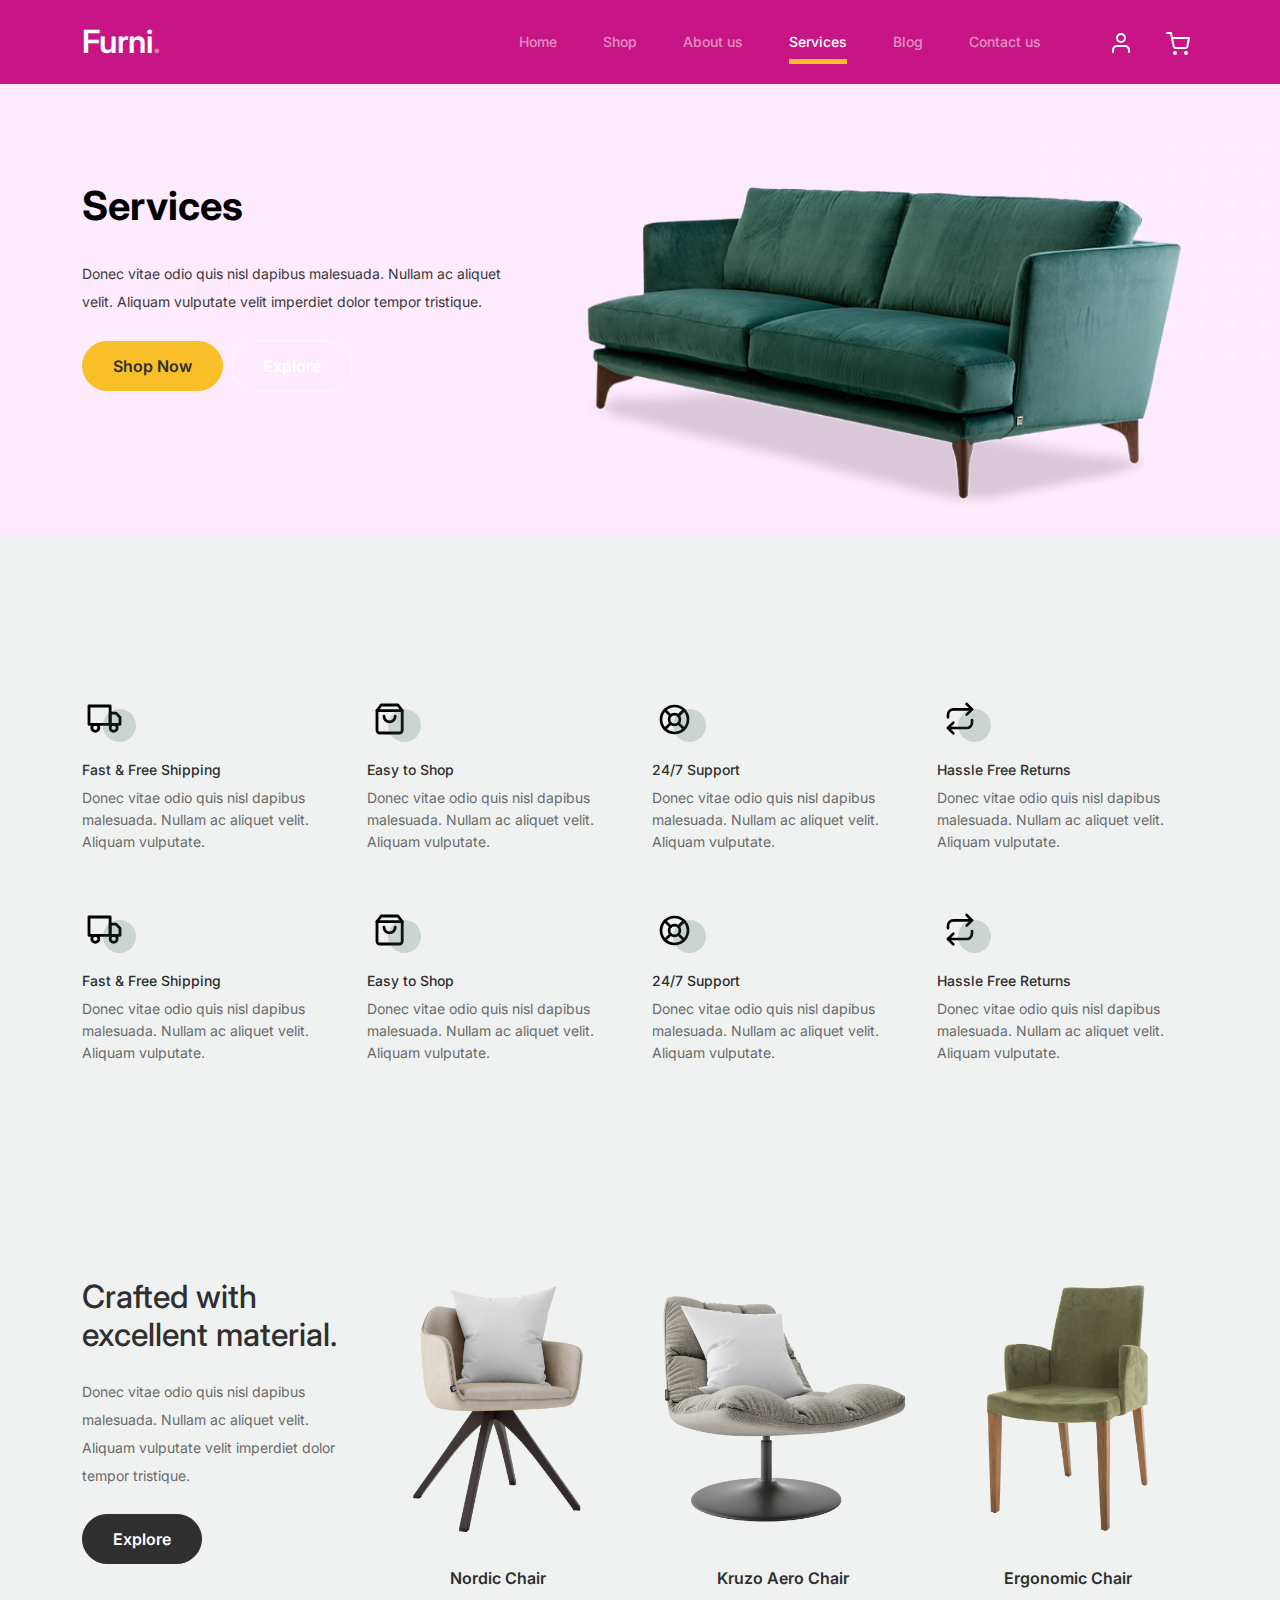
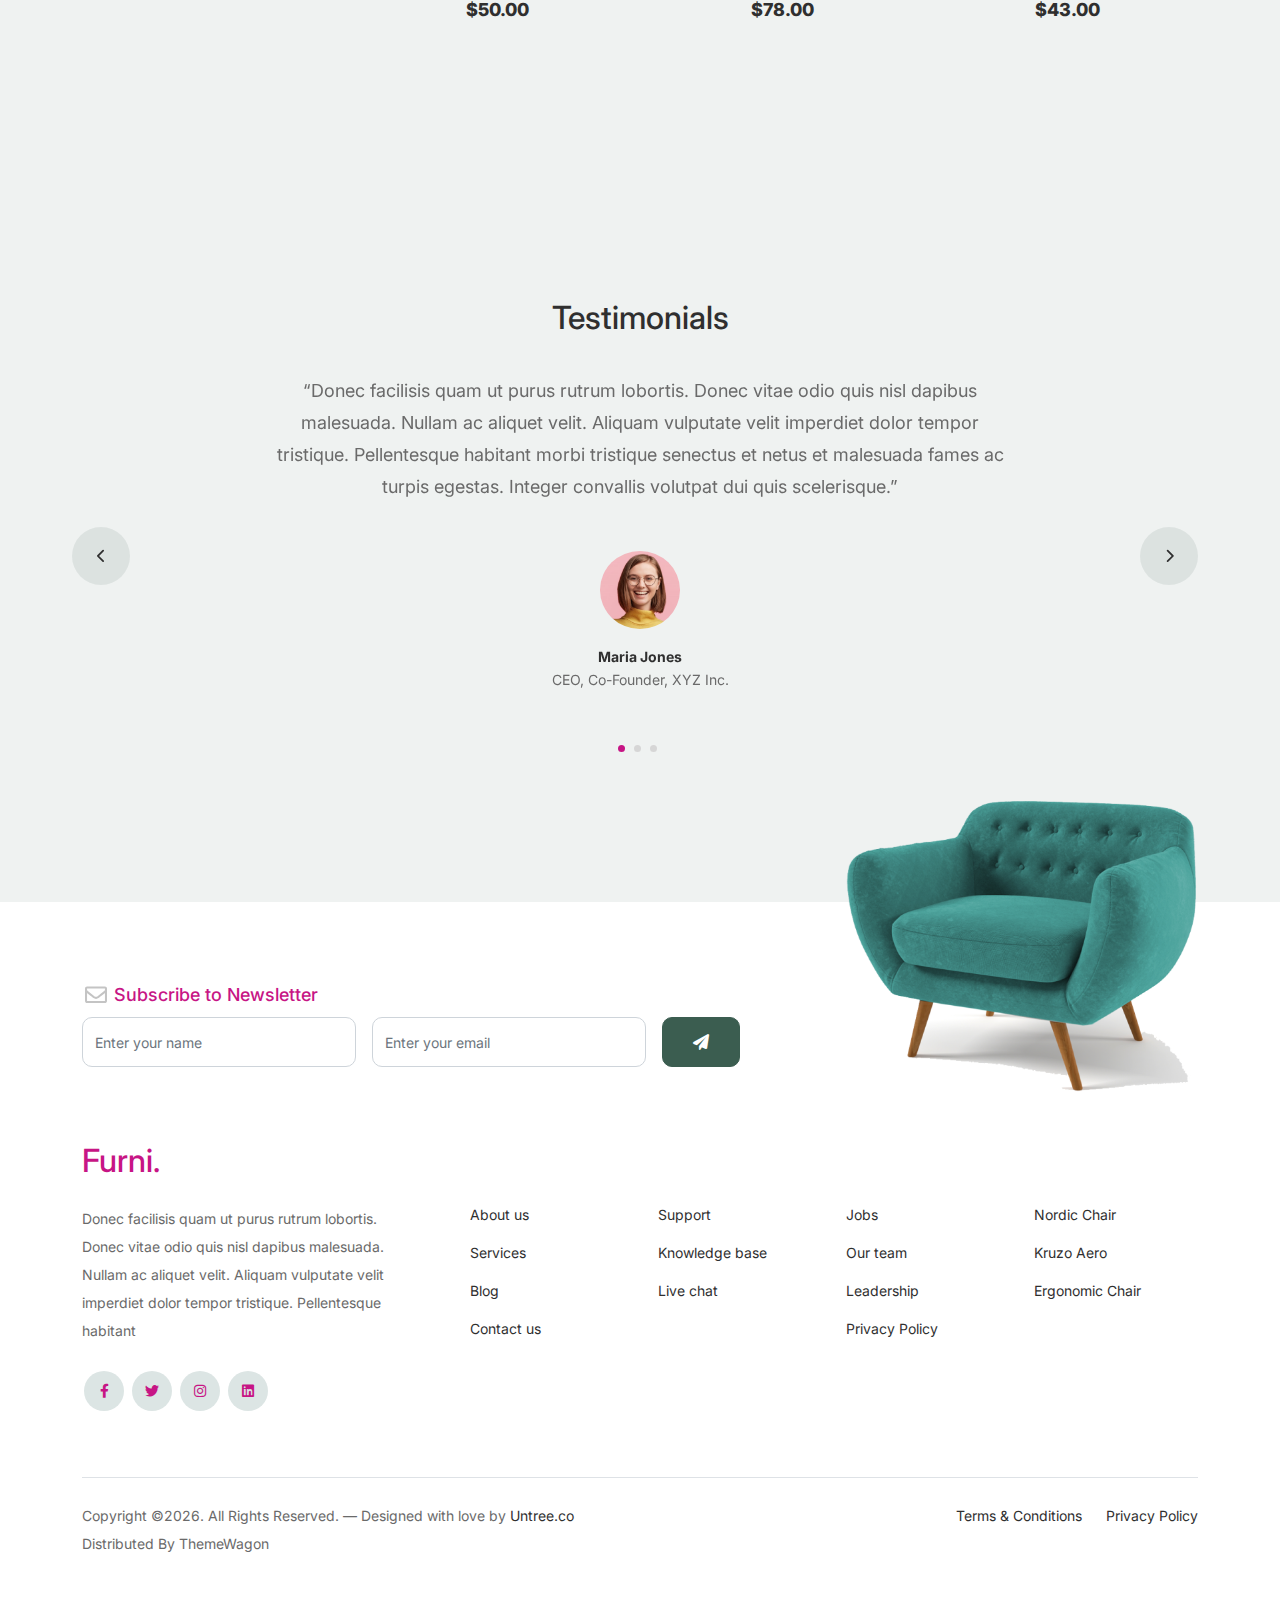
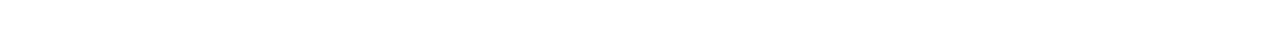
<file: services.html>
<!-- /*
* Bootstrap 5
* Template Name: Furni
* Template Author: Untree.co
* Template URI: https://untree.co/
* License: https://creativecommons.org/licenses/by/3.0/
*/ -->
<!doctype html>
<html lang="en">
<head>
  <meta charset="utf-8">
  <meta name="viewport" content="width=device-width, initial-scale=1, shrink-to-fit=no">
  <meta name="author" content="Untree.co">
  <link rel="shortcut icon" href="favicon.png">

  <meta name="description" content="" />
  <meta name="keywords" content="bootstrap, bootstrap4" />

		<!-- Bootstrap CSS -->
		<link href="css/bootstrap.min.css" rel="stylesheet">
		<link href="https://cdnjs.cloudflare.com/ajax/libs/font-awesome/6.0.0-beta3/css/all.min.css" rel="stylesheet">
		<link href="css/tiny-slider.css" rel="stylesheet">
		<link href="css/style.css" rel="stylesheet">
		<title>Furni Free Bootstrap 5 Template for Furniture and Interior Design Websites by Untree.co </title>
	</head>

	<body>

		<!-- Start Header/Navigation -->
		<nav class="custom-navbar navbar navbar navbar-expand-md navbar-dark bg-dark" arial-label="Furni navigation bar">

			<div class="container">
				<a class="navbar-brand" href="index.html">Furni<span>.</span></a>

				<button class="navbar-toggler" type="button" data-bs-toggle="collapse" data-bs-target="#navbarsFurni" aria-controls="navbarsFurni" aria-expanded="false" aria-label="Toggle navigation">
					<span class="navbar-toggler-icon"></span>
				</button>

				<div class="collapse navbar-collapse" id="navbarsFurni">
					<ul class="custom-navbar-nav navbar-nav ms-auto mb-2 mb-md-0">
						<li class="nav-item">
							<a class="nav-link" href="index.html">Home</a>
						</li>
						<li><a class="nav-link" href="shop.html">Shop</a></li>
						<li><a class="nav-link" href="about.html">About us</a></li>
						<li class="active"><a class="nav-link" href="services.html">Services</a></li>
						<li><a class="nav-link" href="blog.html">Blog</a></li>
						<li><a class="nav-link" href="contact.html">Contact us</a></li>
					</ul>

					<ul class="custom-navbar-cta navbar-nav mb-2 mb-md-0 ms-5">
						<li><a class="nav-link" href="#"><img src="images/user.svg"></a></li>
						<li><a class="nav-link" href="cart.html"><img src="images/cart.svg"></a></li>
					</ul>
				</div>
			</div>
				
		</nav>
		<!-- End Header/Navigation -->

		<!-- Start Hero Section -->
			<div class="hero">
				<div class="container">
					<div class="row justify-content-between">
						<div class="col-lg-5">
							<div class="intro-excerpt">
								<h1>Services</h1>
								<p class="mb-4">Donec vitae odio quis nisl dapibus malesuada. Nullam ac aliquet velit. Aliquam vulputate velit imperdiet dolor tempor tristique.</p>
								<p><a href="" class="btn btn-secondary me-2">Shop Now</a><a href="#" class="btn btn-white-outline">Explore</a></p>
							</div>
						</div>
						<div class="col-lg-7">
							<div class="hero-img-wrap">
								<img src="images/couch.png" class="img-fluid">
							</div>
						</div>
					</div>
				</div>
			</div>
		<!-- End Hero Section -->

		

		<!-- Start Why Choose Us Section -->
		<div class="why-choose-section">
			<div class="container">
				
				
				<div class="row my-5">
					<div class="col-6 col-md-6 col-lg-3 mb-4">
						<div class="feature">
							<div class="icon">
								<img src="images/truck.svg" alt="Image" class="imf-fluid">
							</div>
							<h3>Fast &amp; Free Shipping</h3>
							<p>Donec vitae odio quis nisl dapibus malesuada. Nullam ac aliquet velit. Aliquam vulputate.</p>
						</div>
					</div>

					<div class="col-6 col-md-6 col-lg-3 mb-4">
						<div class="feature">
							<div class="icon">
								<img src="images/bag.svg" alt="Image" class="imf-fluid">
							</div>
							<h3>Easy to Shop</h3>
							<p>Donec vitae odio quis nisl dapibus malesuada. Nullam ac aliquet velit. Aliquam vulputate.</p>
						</div>
					</div>

					<div class="col-6 col-md-6 col-lg-3 mb-4">
						<div class="feature">
							<div class="icon">
								<img src="images/support.svg" alt="Image" class="imf-fluid">
							</div>
							<h3>24/7 Support</h3>
							<p>Donec vitae odio quis nisl dapibus malesuada. Nullam ac aliquet velit. Aliquam vulputate.</p>
						</div>
					</div>

					<div class="col-6 col-md-6 col-lg-3 mb-4">
						<div class="feature">
							<div class="icon">
								<img src="images/return.svg" alt="Image" class="imf-fluid">
							</div>
							<h3>Hassle Free Returns</h3>
							<p>Donec vitae odio quis nisl dapibus malesuada. Nullam ac aliquet velit. Aliquam vulputate.</p>
						</div>
					</div>

					<div class="col-6 col-md-6 col-lg-3 mb-4">
						<div class="feature">
							<div class="icon">
								<img src="images/truck.svg" alt="Image" class="imf-fluid">
							</div>
							<h3>Fast &amp; Free Shipping</h3>
							<p>Donec vitae odio quis nisl dapibus malesuada. Nullam ac aliquet velit. Aliquam vulputate.</p>
						</div>
					</div>

					<div class="col-6 col-md-6 col-lg-3 mb-4">
						<div class="feature">
							<div class="icon">
								<img src="images/bag.svg" alt="Image" class="imf-fluid">
							</div>
							<h3>Easy to Shop</h3>
							<p>Donec vitae odio quis nisl dapibus malesuada. Nullam ac aliquet velit. Aliquam vulputate.</p>
						</div>
					</div>

					<div class="col-6 col-md-6 col-lg-3 mb-4">
						<div class="feature">
							<div class="icon">
								<img src="images/support.svg" alt="Image" class="imf-fluid">
							</div>
							<h3>24/7 Support</h3>
							<p>Donec vitae odio quis nisl dapibus malesuada. Nullam ac aliquet velit. Aliquam vulputate.</p>
						</div>
					</div>

					<div class="col-6 col-md-6 col-lg-3 mb-4">
						<div class="feature">
							<div class="icon">
								<img src="images/return.svg" alt="Image" class="imf-fluid">
							</div>
							<h3>Hassle Free Returns</h3>
							<p>Donec vitae odio quis nisl dapibus malesuada. Nullam ac aliquet velit. Aliquam vulputate.</p>
						</div>
					</div>

				</div>
			
			</div>
		</div>
		<!-- End Why Choose Us Section -->

		<!-- Start Product Section -->
		<div class="product-section pt-0">
			<div class="container">
				<div class="row">

					<!-- Start Column 1 -->
					<div class="col-md-12 col-lg-3 mb-5 mb-lg-0">
						<h2 class="mb-4 section-title">Crafted with excellent material.</h2>
						<p class="mb-4">Donec vitae odio quis nisl dapibus malesuada. Nullam ac aliquet velit. Aliquam vulputate velit imperdiet dolor tempor tristique. </p>
						<p><a href="#" class="btn">Explore</a></p>
					</div> 
					<!-- End Column 1 -->

					<!-- Start Column 2 -->
					<div class="col-12 col-md-4 col-lg-3 mb-5 mb-md-0">
						<a class="product-item" href="#">
							<img src="images/product-1.png" class="img-fluid product-thumbnail">
							<h3 class="product-title">Nordic Chair</h3>
							<strong class="product-price">$50.00</strong>

							<span class="icon-cross">
								<img src="images/cross.svg" class="img-fluid">
							</span>
						</a>
					</div> 
					<!-- End Column 2 -->

					<!-- Start Column 3 -->
					<div class="col-12 col-md-4 col-lg-3 mb-5 mb-md-0">
						<a class="product-item" href="#">
							<img src="images/product-2.png" class="img-fluid product-thumbnail">
							<h3 class="product-title">Kruzo Aero Chair</h3>
							<strong class="product-price">$78.00</strong>

							<span class="icon-cross">
								<img src="images/cross.svg" class="img-fluid">
							</span>
						</a>
					</div>
					<!-- End Column 3 -->

					<!-- Start Column 4 -->
					<div class="col-12 col-md-4 col-lg-3 mb-5 mb-md-0">
						<a class="product-item" href="#">
							<img src="images/product-3.png" class="img-fluid product-thumbnail">
							<h3 class="product-title">Ergonomic Chair</h3>
							<strong class="product-price">$43.00</strong>

							<span class="icon-cross">
								<img src="images/cross.svg" class="img-fluid">
							</span>
						</a>
					</div>
					<!-- End Column 4 -->

				</div>
			</div>
		</div>
		<!-- End Product Section -->

		

		<!-- Start Testimonial Slider -->
		<div class="testimonial-section before-footer-section">
			<div class="container">
				<div class="row">
					<div class="col-lg-7 mx-auto text-center">
						<h2 class="section-title">Testimonials</h2>
					</div>
				</div>

				<div class="row justify-content-center">
					<div class="col-lg-12">
						<div class="testimonial-slider-wrap text-center">

							<div id="testimonial-nav">
								<span class="prev" data-controls="prev"><span class="fa fa-chevron-left"></span></span>
								<span class="next" data-controls="next"><span class="fa fa-chevron-right"></span></span>
							</div>

							<div class="testimonial-slider">
								
								<div class="item">
									<div class="row justify-content-center">
										<div class="col-lg-8 mx-auto">

											<div class="testimonial-block text-center">
												<blockquote class="mb-5">
													<p>&ldquo;Donec facilisis quam ut purus rutrum lobortis. Donec vitae odio quis nisl dapibus malesuada. Nullam ac aliquet velit. Aliquam vulputate velit imperdiet dolor tempor tristique. Pellentesque habitant morbi tristique senectus et netus et malesuada fames ac turpis egestas. Integer convallis volutpat dui quis scelerisque.&rdquo;</p>
												</blockquote>

												<div class="author-info">
													<div class="author-pic">
														<img src="images/person-1.png" alt="Maria Jones" class="img-fluid">
													</div>
													<h3 class="font-weight-bold">Maria Jones</h3>
													<span class="position d-block mb-3">CEO, Co-Founder, XYZ Inc.</span>
												</div>
											</div>

										</div>
									</div>
								</div> 
								<!-- END item -->

								<div class="item">
									<div class="row justify-content-center">
										<div class="col-lg-8 mx-auto">

											<div class="testimonial-block text-center">
												<blockquote class="mb-5">
													<p>&ldquo;Donec facilisis quam ut purus rutrum lobortis. Donec vitae odio quis nisl dapibus malesuada. Nullam ac aliquet velit. Aliquam vulputate velit imperdiet dolor tempor tristique. Pellentesque habitant morbi tristique senectus et netus et malesuada fames ac turpis egestas. Integer convallis volutpat dui quis scelerisque.&rdquo;</p>
												</blockquote>

												<div class="author-info">
													<div class="author-pic">
														<img src="images/person-1.png" alt="Maria Jones" class="img-fluid">
													</div>
													<h3 class="font-weight-bold">Maria Jones</h3>
													<span class="position d-block mb-3">CEO, Co-Founder, XYZ Inc.</span>
												</div>
											</div>

										</div>
									</div>
								</div> 
								<!-- END item -->

								<div class="item">
									<div class="row justify-content-center">
										<div class="col-lg-8 mx-auto">

											<div class="testimonial-block text-center">
												<blockquote class="mb-5">
													<p>&ldquo;Donec facilisis quam ut purus rutrum lobortis. Donec vitae odio quis nisl dapibus malesuada. Nullam ac aliquet velit. Aliquam vulputate velit imperdiet dolor tempor tristique. Pellentesque habitant morbi tristique senectus et netus et malesuada fames ac turpis egestas. Integer convallis volutpat dui quis scelerisque.&rdquo;</p>
												</blockquote>

												<div class="author-info">
													<div class="author-pic">
														<img src="images/person-1.png" alt="Maria Jones" class="img-fluid">
													</div>
													<h3 class="font-weight-bold">Maria Jones</h3>
													<span class="position d-block mb-3">CEO, Co-Founder, XYZ Inc.</span>
												</div>
											</div>

										</div>
									</div>
								</div> 
								<!-- END item -->

							</div>

						</div>
					</div>
				</div>
			</div>
		</div>
		<!-- End Testimonial Slider -->

		

		<!-- Start Footer Section -->
		<footer class="footer-section">
			<div class="container relative">

				<div class="sofa-img">
					<img src="images/sofa.png" alt="Image" class="img-fluid">
				</div>

				<div class="row">
					<div class="col-lg-8">
						<div class="subscription-form">
							<h3 class="d-flex align-items-center"><span class="me-1"><img src="images/envelope-outline.svg" alt="Image" class="img-fluid"></span><span>Subscribe to Newsletter</span></h3>

							<form action="#" class="row g-3">
								<div class="col-auto">
									<input type="text" class="form-control" placeholder="Enter your name">
								</div>
								<div class="col-auto">
									<input type="email" class="form-control" placeholder="Enter your email">
								</div>
								<div class="col-auto">
									<button class="btn btn-primary">
										<span class="fa fa-paper-plane"></span>
									</button>
								</div>
							</form>

						</div>
					</div>
				</div>

				<div class="row g-5 mb-5">
					<div class="col-lg-4">
						<div class="mb-4 footer-logo-wrap"><a href="#" class="footer-logo">Furni<span>.</span></a></div>
						<p class="mb-4">Donec facilisis quam ut purus rutrum lobortis. Donec vitae odio quis nisl dapibus malesuada. Nullam ac aliquet velit. Aliquam vulputate velit imperdiet dolor tempor tristique. Pellentesque habitant</p>

						<ul class="list-unstyled custom-social">
							<li><a href="#"><span class="fa fa-brands fa-facebook-f"></span></a></li>
							<li><a href="#"><span class="fa fa-brands fa-twitter"></span></a></li>
							<li><a href="#"><span class="fa fa-brands fa-instagram"></span></a></li>
							<li><a href="#"><span class="fa fa-brands fa-linkedin"></span></a></li>
						</ul>
					</div>

					<div class="col-lg-8">
						<div class="row links-wrap">
							<div class="col-6 col-sm-6 col-md-3">
								<ul class="list-unstyled">
									<li><a href="#">About us</a></li>
									<li><a href="#">Services</a></li>
									<li><a href="#">Blog</a></li>
									<li><a href="#">Contact us</a></li>
								</ul>
							</div>

							<div class="col-6 col-sm-6 col-md-3">
								<ul class="list-unstyled">
									<li><a href="#">Support</a></li>
									<li><a href="#">Knowledge base</a></li>
									<li><a href="#">Live chat</a></li>
								</ul>
							</div>

							<div class="col-6 col-sm-6 col-md-3">
								<ul class="list-unstyled">
									<li><a href="#">Jobs</a></li>
									<li><a href="#">Our team</a></li>
									<li><a href="#">Leadership</a></li>
									<li><a href="#">Privacy Policy</a></li>
								</ul>
							</div>

							<div class="col-6 col-sm-6 col-md-3">
								<ul class="list-unstyled">
									<li><a href="#">Nordic Chair</a></li>
									<li><a href="#">Kruzo Aero</a></li>
									<li><a href="#">Ergonomic Chair</a></li>
								</ul>
							</div>
						</div>
					</div>

				</div>

				<div class="border-top copyright">
					<div class="row pt-4">
						<div class="col-lg-6">
							<p class="mb-2 text-center text-lg-start">Copyright &copy;<script>document.write(new Date().getFullYear());</script>. All Rights Reserved. &mdash; Designed with love by <a href="https://untree.co">Untree.co</a> Distributed By <a hreff="https://themewagon.com">ThemeWagon</a> <!-- License information: https://untree.co/license/ -->
            </p>
						</div>

						<div class="col-lg-6 text-center text-lg-end">
							<ul class="list-unstyled d-inline-flex ms-auto">
								<li class="me-4"><a href="#">Terms &amp; Conditions</a></li>
								<li><a href="#">Privacy Policy</a></li>
							</ul>
						</div>

					</div>
				</div>

			</div>
		</footer>
		<!-- End Footer Section -->	


		<script src="js/bootstrap.bundle.min.js"></script>
		<script src="js/tiny-slider.js"></script>
		<script src="js/custom.js"></script>
	</body>

</html>
</file>
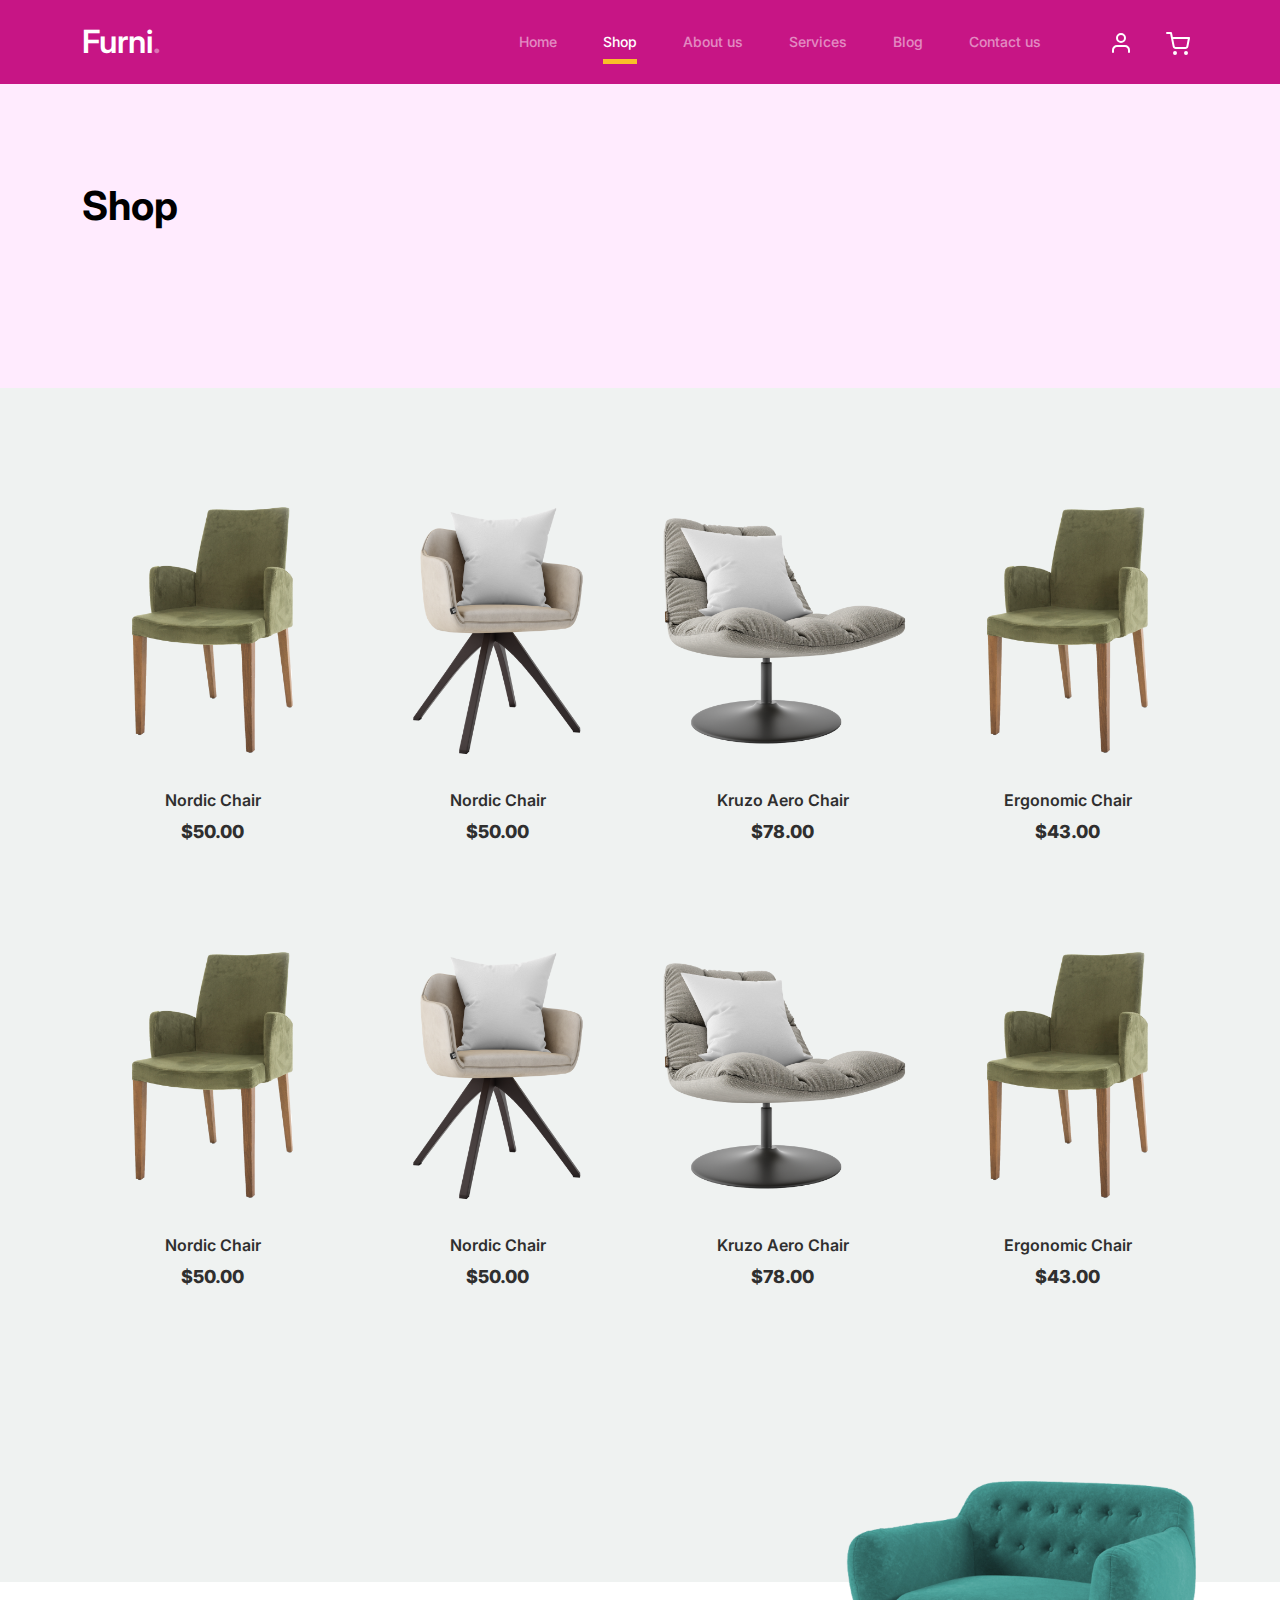
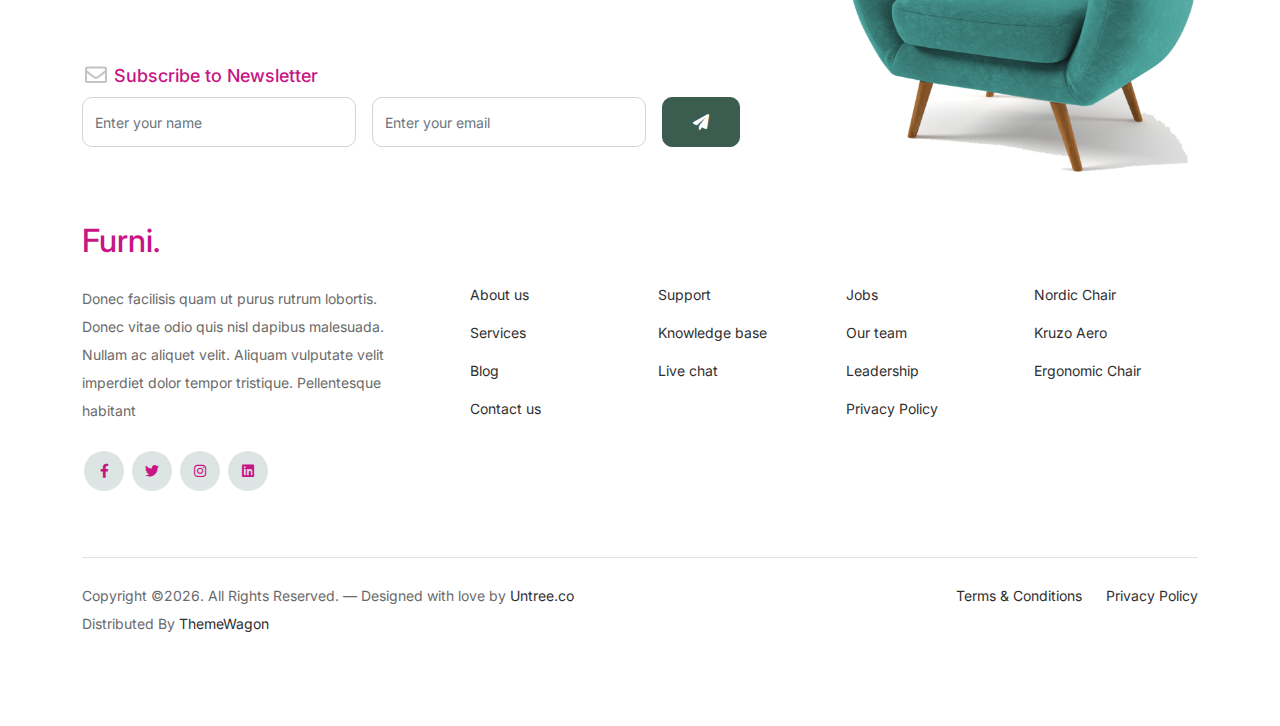
<file: shop.html>
<!-- /*
* Bootstrap 5
* Template Name: Furni
* Template Author: Untree.co
* Template URI: https://untree.co/
* License: https://creativecommons.org/licenses/by/3.0/
*/ -->
<!doctype html>
<html lang="en">
<head>
  <meta charset="utf-8">
  <meta name="viewport" content="width=device-width, initial-scale=1, shrink-to-fit=no">
  <meta name="author" content="Untree.co">
  <link rel="shortcut icon" href="favicon.png">

  <meta name="description" content="" />
  <meta name="keywords" content="bootstrap, bootstrap4" />

		<!-- Bootstrap CSS -->
		<link href="css/bootstrap.min.css" rel="stylesheet">
		<link href="https://cdnjs.cloudflare.com/ajax/libs/font-awesome/6.0.0-beta3/css/all.min.css" rel="stylesheet">
		<link href="css/tiny-slider.css" rel="stylesheet">
		<link href="css/style.css" rel="stylesheet">
		<title>Furni Free Bootstrap 5 Template for Furniture and Interior Design Websites by Untree.co </title>
	</head>

	<body>

		<!-- Start Header/Navigation -->
		<nav class="custom-navbar navbar navbar navbar-expand-md navbar-dark bg-dark" arial-label="Furni navigation bar">

			<div class="container">
				<a class="navbar-brand" href="index.html">Furni<span>.</span></a>

				<button class="navbar-toggler" type="button" data-bs-toggle="collapse" data-bs-target="#navbarsFurni" aria-controls="navbarsFurni" aria-expanded="false" aria-label="Toggle navigation">
					<span class="navbar-toggler-icon"></span>
				</button>

				<div class="collapse navbar-collapse" id="navbarsFurni">
					<ul class="custom-navbar-nav navbar-nav ms-auto mb-2 mb-md-0">
						<li class="nav-item ">
							<a class="nav-link" href="index.html">Home</a>
						</li>
						<li class="active"><a class="nav-link" href="shop.html">Shop</a></li>
						<li><a class="nav-link" href="about.html">About us</a></li>
						<li><a class="nav-link" href="services.html">Services</a></li>
						<li><a class="nav-link" href="blog.html">Blog</a></li>
						<li><a class="nav-link" href="contact.html">Contact us</a></li>
					</ul>

					<ul class="custom-navbar-cta navbar-nav mb-2 mb-md-0 ms-5">
						<li><a class="nav-link" href="#"><img src="images/user.svg"></a></li>
						<li><a class="nav-link" href="cart.html"><img src="images/cart.svg"></a></li>
					</ul>
				</div>
			</div>
				
		</nav>
		<!-- End Header/Navigation -->

		<!-- Start Hero Section -->
			<div class="hero">
				<div class="container">
					<div class="row justify-content-between">
						<div class="col-lg-5">
							<div class="intro-excerpt">
								<h1>Shop</h1>
							</div>
						</div>
						<div class="col-lg-7">
							
						</div>
					</div>
				</div>
			</div>
		<!-- End Hero Section -->

		

		<div class="untree_co-section product-section before-footer-section">
		    <div class="container">
		      	<div class="row">

		      		<!-- Start Column 1 -->
					<div class="col-12 col-md-4 col-lg-3 mb-5">
						<a class="product-item" href="#">
							<img src="images/product-3.png" class="img-fluid product-thumbnail">
							<h3 class="product-title">Nordic Chair</h3>
							<strong class="product-price">$50.00</strong>

							<span class="icon-cross">
								<img src="images/cross.svg" class="img-fluid">
							</span>
						</a>
					</div> 
					<!-- End Column 1 -->
						
					<!-- Start Column 2 -->
					<div class="col-12 col-md-4 col-lg-3 mb-5">
						<a class="product-item" href="#">
							<img src="images/product-1.png" class="img-fluid product-thumbnail">
							<h3 class="product-title">Nordic Chair</h3>
							<strong class="product-price">$50.00</strong>

							<span class="icon-cross">
								<img src="images/cross.svg" class="img-fluid">
							</span>
						</a>
					</div> 
					<!-- End Column 2 -->

					<!-- Start Column 3 -->
					<div class="col-12 col-md-4 col-lg-3 mb-5">
						<a class="product-item" href="#">
							<img src="images/product-2.png" class="img-fluid product-thumbnail">
							<h3 class="product-title">Kruzo Aero Chair</h3>
							<strong class="product-price">$78.00</strong>

							<span class="icon-cross">
								<img src="images/cross.svg" class="img-fluid">
							</span>
						</a>
					</div>
					<!-- End Column 3 -->

					<!-- Start Column 4 -->
					<div class="col-12 col-md-4 col-lg-3 mb-5">
						<a class="product-item" href="#">
							<img src="images/product-3.png" class="img-fluid product-thumbnail">
							<h3 class="product-title">Ergonomic Chair</h3>
							<strong class="product-price">$43.00</strong>

							<span class="icon-cross">
								<img src="images/cross.svg" class="img-fluid">
							</span>
						</a>
					</div>
					<!-- End Column 4 -->


					<!-- Start Column 1 -->
					<div class="col-12 col-md-4 col-lg-3 mb-5">
						<a class="product-item" href="#">
							<img src="images/product-3.png" class="img-fluid product-thumbnail">
							<h3 class="product-title">Nordic Chair</h3>
							<strong class="product-price">$50.00</strong>

							<span class="icon-cross">
								<img src="images/cross.svg" class="img-fluid">
							</span>
						</a>
					</div> 
					<!-- End Column 1 -->
						
					<!-- Start Column 2 -->
					<div class="col-12 col-md-4 col-lg-3 mb-5">
						<a class="product-item" href="#">
							<img src="images/product-1.png" class="img-fluid product-thumbnail">
							<h3 class="product-title">Nordic Chair</h3>
							<strong class="product-price">$50.00</strong>

							<span class="icon-cross">
								<img src="images/cross.svg" class="img-fluid">
							</span>
						</a>
					</div> 
					<!-- End Column 2 -->

					<!-- Start Column 3 -->
					<div class="col-12 col-md-4 col-lg-3 mb-5">
						<a class="product-item" href="#">
							<img src="images/product-2.png" class="img-fluid product-thumbnail">
							<h3 class="product-title">Kruzo Aero Chair</h3>
							<strong class="product-price">$78.00</strong>

							<span class="icon-cross">
								<img src="images/cross.svg" class="img-fluid">
							</span>
						</a>
					</div>
					<!-- End Column 3 -->

					<!-- Start Column 4 -->
					<div class="col-12 col-md-4 col-lg-3 mb-5">
						<a class="product-item" href="#">
							<img src="images/product-3.png" class="img-fluid product-thumbnail">
							<h3 class="product-title">Ergonomic Chair</h3>
							<strong class="product-price">$43.00</strong>

							<span class="icon-cross">
								<img src="images/cross.svg" class="img-fluid">
							</span>
						</a>
					</div>
					<!-- End Column 4 -->

		      	</div>
		    </div>
		</div>


		<!-- Start Footer Section -->
		<footer class="footer-section">
			<div class="container relative">

				<div class="sofa-img">
					<img src="images/sofa.png" alt="Image" class="img-fluid">
				</div>

				<div class="row">
					<div class="col-lg-8">
						<div class="subscription-form">
							<h3 class="d-flex align-items-center"><span class="me-1"><img src="images/envelope-outline.svg" alt="Image" class="img-fluid"></span><span>Subscribe to Newsletter</span></h3>

							<form action="#" class="row g-3">
								<div class="col-auto">
									<input type="text" class="form-control" placeholder="Enter your name">
								</div>
								<div class="col-auto">
									<input type="email" class="form-control" placeholder="Enter your email">
								</div>
								<div class="col-auto">
									<button class="btn btn-primary">
										<span class="fa fa-paper-plane"></span>
									</button>
								</div>
							</form>

						</div>
					</div>
				</div>

				<div class="row g-5 mb-5">
					<div class="col-lg-4">
						<div class="mb-4 footer-logo-wrap"><a href="#" class="footer-logo">Furni<span>.</span></a></div>
						<p class="mb-4">Donec facilisis quam ut purus rutrum lobortis. Donec vitae odio quis nisl dapibus malesuada. Nullam ac aliquet velit. Aliquam vulputate velit imperdiet dolor tempor tristique. Pellentesque habitant</p>

						<ul class="list-unstyled custom-social">
							<li><a href="#"><span class="fa fa-brands fa-facebook-f"></span></a></li>
							<li><a href="#"><span class="fa fa-brands fa-twitter"></span></a></li>
							<li><a href="#"><span class="fa fa-brands fa-instagram"></span></a></li>
							<li><a href="#"><span class="fa fa-brands fa-linkedin"></span></a></li>
						</ul>
					</div>

					<div class="col-lg-8">
						<div class="row links-wrap">
							<div class="col-6 col-sm-6 col-md-3">
								<ul class="list-unstyled">
									<li><a href="#">About us</a></li>
									<li><a href="#">Services</a></li>
									<li><a href="#">Blog</a></li>
									<li><a href="#">Contact us</a></li>
								</ul>
							</div>

							<div class="col-6 col-sm-6 col-md-3">
								<ul class="list-unstyled">
									<li><a href="#">Support</a></li>
									<li><a href="#">Knowledge base</a></li>
									<li><a href="#">Live chat</a></li>
								</ul>
							</div>

							<div class="col-6 col-sm-6 col-md-3">
								<ul class="list-unstyled">
									<li><a href="#">Jobs</a></li>
									<li><a href="#">Our team</a></li>
									<li><a href="#">Leadership</a></li>
									<li><a href="#">Privacy Policy</a></li>
								</ul>
							</div>

							<div class="col-6 col-sm-6 col-md-3">
								<ul class="list-unstyled">
									<li><a href="#">Nordic Chair</a></li>
									<li><a href="#">Kruzo Aero</a></li>
									<li><a href="#">Ergonomic Chair</a></li>
								</ul>
							</div>
						</div>
					</div>

				</div>

				<div class="border-top copyright">
					<div class="row pt-4">
						<div class="col-lg-6">
							<p class="mb-2 text-center text-lg-start">Copyright &copy;<script>document.write(new Date().getFullYear());</script>. All Rights Reserved. &mdash; Designed with love by <a href="https://untree.co">Untree.co</a>  Distributed By <a href="https://themewagon.com">ThemeWagon</a> <!-- License information: https://untree.co/license/ -->
            </p>
						</div>

						<div class="col-lg-6 text-center text-lg-end">
							<ul class="list-unstyled d-inline-flex ms-auto">
								<li class="me-4"><a href="#">Terms &amp; Conditions</a></li>
								<li><a href="#">Privacy Policy</a></li>
							</ul>
						</div>

					</div>
				</div>

			</div>
		</footer>
		<!-- End Footer Section -->	


		<script src="js/bootstrap.bundle.min.js"></script>
		<script src="js/tiny-slider.js"></script>
		<script src="js/custom.js"></script>
	</body>

</html>
</file>
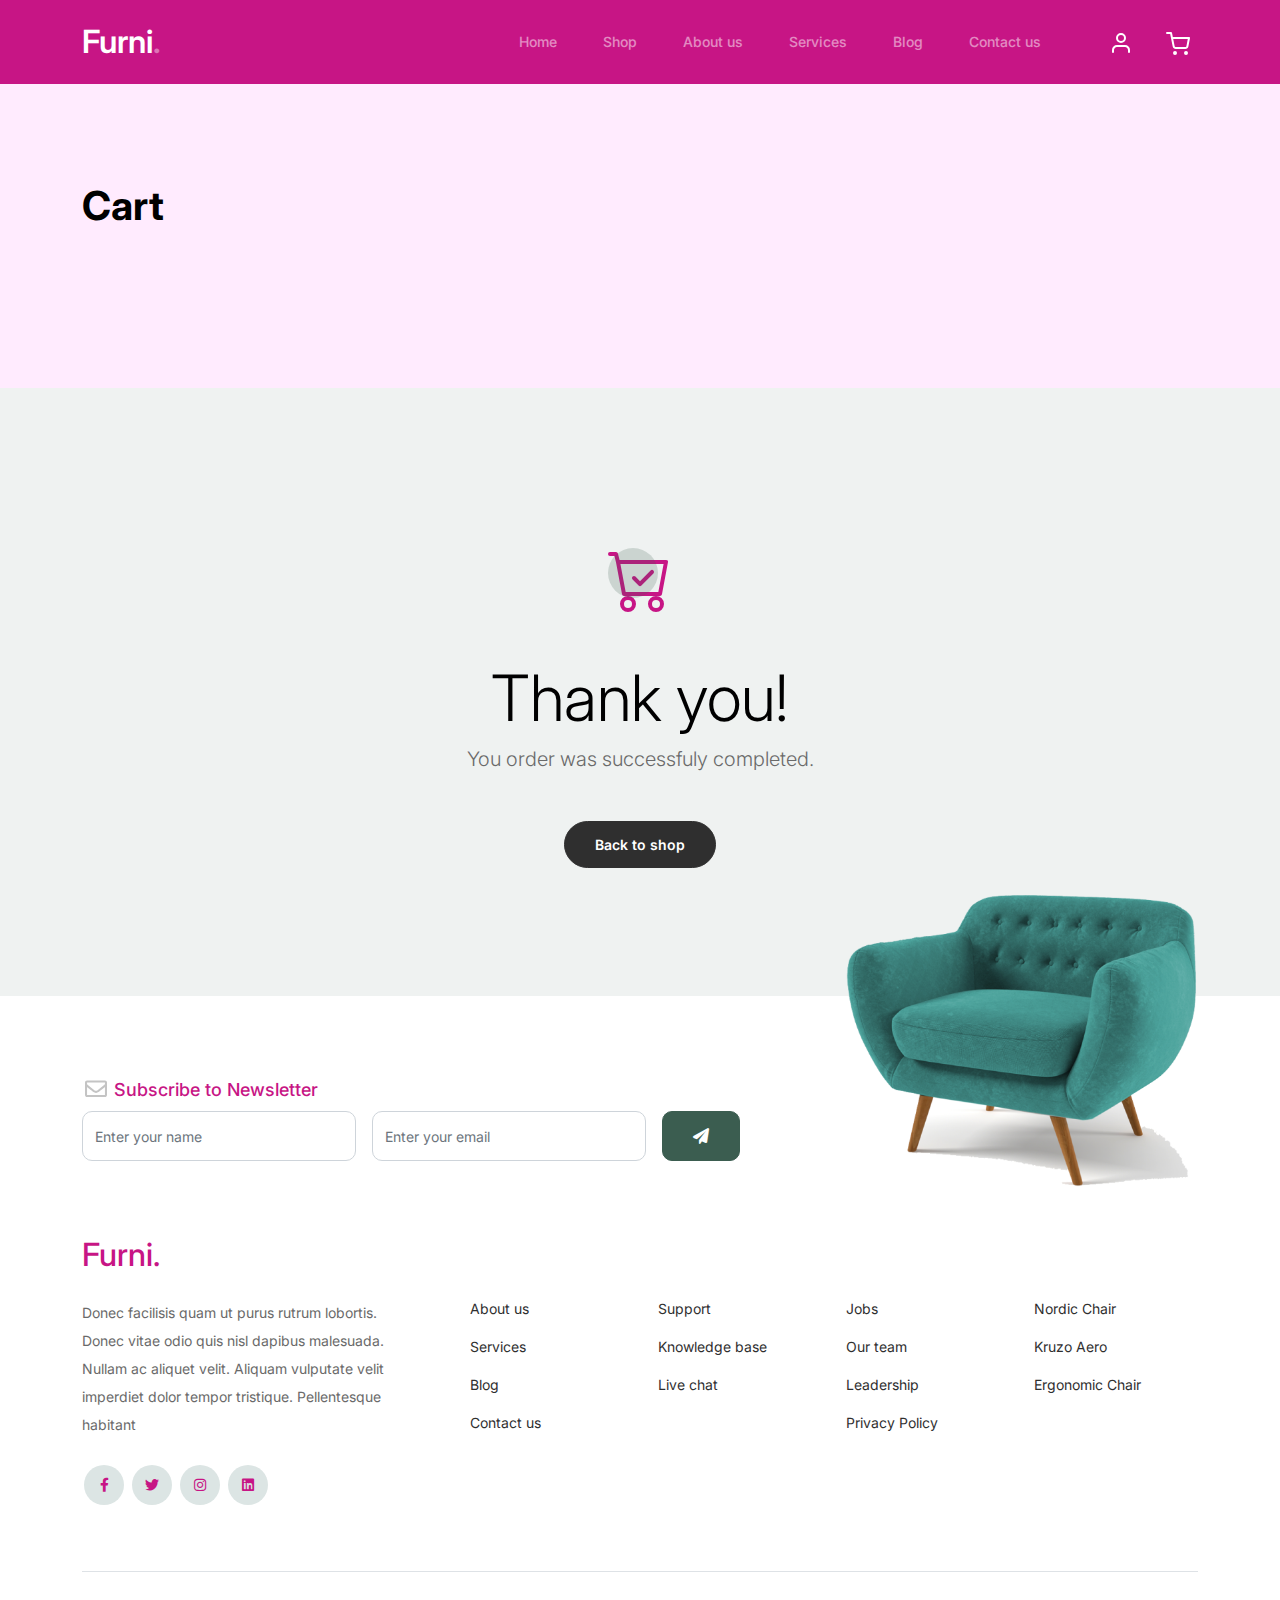
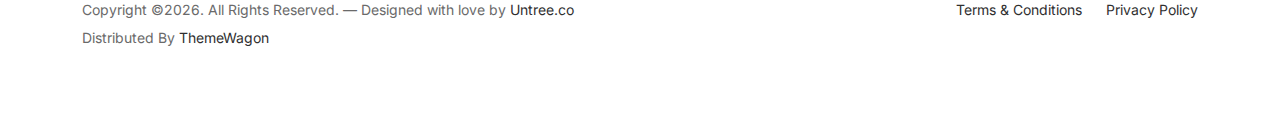
<file: thankyou.html>
<!-- /*
* Bootstrap 5
* Template Name: Furni
* Template Author: Untree.co
* Template URI: https://untree.co/
* License: https://creativecommons.org/licenses/by/3.0/
*/ -->
<!doctype html>
<html lang="en">
<head>
  <meta charset="utf-8">
  <meta name="viewport" content="width=device-width, initial-scale=1, shrink-to-fit=no">
  <meta name="author" content="Untree.co">
  <link rel="shortcut icon" href="favicon.png">

  <meta name="description" content="" />
  <meta name="keywords" content="bootstrap, bootstrap4" />

		<!-- Bootstrap CSS -->
		<link href="css/bootstrap.min.css" rel="stylesheet">
		<link href="https://cdnjs.cloudflare.com/ajax/libs/font-awesome/6.0.0-beta3/css/all.min.css" rel="stylesheet">
		<link href="css/tiny-slider.css" rel="stylesheet">
		<link href="css/style.css" rel="stylesheet">
		<title>Furni Free Bootstrap 5 Template for Furniture and Interior Design Websites by Untree.co </title>
	</head>

	<body>

		<!-- Start Header/Navigation -->
		<nav class="custom-navbar navbar navbar navbar-expand-md navbar-dark bg-dark" arial-label="Furni navigation bar">

			<div class="container">
				<a class="navbar-brand" href="index.html">Furni<span>.</span></a>

				<button class="navbar-toggler" type="button" data-bs-toggle="collapse" data-bs-target="#navbarsFurni" aria-controls="navbarsFurni" aria-expanded="false" aria-label="Toggle navigation">
					<span class="navbar-toggler-icon"></span>
				</button>

				<div class="collapse navbar-collapse" id="navbarsFurni">
					<ul class="custom-navbar-nav navbar-nav ms-auto mb-2 mb-md-0">
						<li class="nav-item ">
							<a class="nav-link" href="index.html">Home</a>
						</li>
						<li><a class="nav-link" href="shop.html">Shop</a></li>
						<li><a class="nav-link" href="about.html">About us</a></li>
						<li><a class="nav-link" href="services.html">Services</a></li>
						<li><a class="nav-link" href="blog.html">Blog</a></li>
						<li><a class="nav-link" href="contact.html">Contact us</a></li>
					</ul>

					<ul class="custom-navbar-cta navbar-nav mb-2 mb-md-0 ms-5">
						<li><a class="nav-link" href="#"><img src="images/user.svg"></a></li>
						<li><a class="nav-link" href="cart.html"><img src="images/cart.svg"></a></li>
					</ul>
				</div>
			</div>
				
		</nav>
		<!-- End Header/Navigation -->

		<!-- Start Hero Section -->
			<div class="hero">
				<div class="container">
					<div class="row justify-content-between">
						<div class="col-lg-5">
							<div class="intro-excerpt">
								<h1>Cart</h1>
							</div>
						</div>
						<div class="col-lg-7">
							
						</div>
					</div>
				</div>
			</div>
		<!-- End Hero Section -->

		

		<div class="untree_co-section">
    <div class="container">
      <div class="row">
        <div class="col-md-12 text-center pt-5">
          <span class="display-3 thankyou-icon text-primary">
            <svg width="1em" height="1em" viewBox="0 0 16 16" class="bi bi-cart-check mb-5" fill="currentColor" xmlns="http://www.w3.org/2000/svg">
              <path fill-rule="evenodd" d="M11.354 5.646a.5.5 0 0 1 0 .708l-3 3a.5.5 0 0 1-.708 0l-1.5-1.5a.5.5 0 1 1 .708-.708L8 8.293l2.646-2.647a.5.5 0 0 1 .708 0z"/>
              <path fill-rule="evenodd" d="M0 1.5A.5.5 0 0 1 .5 1H2a.5.5 0 0 1 .485.379L2.89 3H14.5a.5.5 0 0 1 .491.592l-1.5 8A.5.5 0 0 1 13 12H4a.5.5 0 0 1-.491-.408L2.01 3.607 1.61 2H.5a.5.5 0 0 1-.5-.5zM3.102 4l1.313 7h8.17l1.313-7H3.102zM5 12a2 2 0 1 0 0 4 2 2 0 0 0 0-4zm7 0a2 2 0 1 0 0 4 2 2 0 0 0 0-4zm-7 1a1 1 0 1 0 0 2 1 1 0 0 0 0-2zm7 0a1 1 0 1 0 0 2 1 1 0 0 0 0-2z"/>
            </svg>
          </span>
          <h2 class="display-3 text-black">Thank you!</h2>
          <p class="lead mb-5">You order was successfuly completed.</p>
          <p><a href="shop.html" class="btn btn-sm btn-outline-black">Back to shop</a></p>
        </div>
      </div>
    </div>
  </div>

		<!-- Start Footer Section -->
		<footer class="footer-section">
			<div class="container relative">

				<div class="sofa-img">
					<img src="images/sofa.png" alt="Image" class="img-fluid">
				</div>

				<div class="row">
					<div class="col-lg-8">
						<div class="subscription-form">
							<h3 class="d-flex align-items-center"><span class="me-1"><img src="images/envelope-outline.svg" alt="Image" class="img-fluid"></span><span>Subscribe to Newsletter</span></h3>

							<form action="#" class="row g-3">
								<div class="col-auto">
									<input type="text" class="form-control" placeholder="Enter your name">
								</div>
								<div class="col-auto">
									<input type="email" class="form-control" placeholder="Enter your email">
								</div>
								<div class="col-auto">
									<button class="btn btn-primary">
										<span class="fa fa-paper-plane"></span>
									</button>
								</div>
							</form>

						</div>
					</div>
				</div>

				<div class="row g-5 mb-5">
					<div class="col-lg-4">
						<div class="mb-4 footer-logo-wrap"><a href="#" class="footer-logo">Furni<span>.</span></a></div>
						<p class="mb-4">Donec facilisis quam ut purus rutrum lobortis. Donec vitae odio quis nisl dapibus malesuada. Nullam ac aliquet velit. Aliquam vulputate velit imperdiet dolor tempor tristique. Pellentesque habitant</p>

						<ul class="list-unstyled custom-social">
							<li><a href="#"><span class="fa fa-brands fa-facebook-f"></span></a></li>
							<li><a href="#"><span class="fa fa-brands fa-twitter"></span></a></li>
							<li><a href="#"><span class="fa fa-brands fa-instagram"></span></a></li>
							<li><a href="#"><span class="fa fa-brands fa-linkedin"></span></a></li>
						</ul>
					</div>

					<div class="col-lg-8">
						<div class="row links-wrap">
							<div class="col-6 col-sm-6 col-md-3">
								<ul class="list-unstyled">
									<li><a href="#">About us</a></li>
									<li><a href="#">Services</a></li>
									<li><a href="#">Blog</a></li>
									<li><a href="#">Contact us</a></li>
								</ul>
							</div>

							<div class="col-6 col-sm-6 col-md-3">
								<ul class="list-unstyled">
									<li><a href="#">Support</a></li>
									<li><a href="#">Knowledge base</a></li>
									<li><a href="#">Live chat</a></li>
								</ul>
							</div>

							<div class="col-6 col-sm-6 col-md-3">
								<ul class="list-unstyled">
									<li><a href="#">Jobs</a></li>
									<li><a href="#">Our team</a></li>
									<li><a href="#">Leadership</a></li>
									<li><a href="#">Privacy Policy</a></li>
								</ul>
							</div>

							<div class="col-6 col-sm-6 col-md-3">
								<ul class="list-unstyled">
									<li><a href="#">Nordic Chair</a></li>
									<li><a href="#">Kruzo Aero</a></li>
									<li><a href="#">Ergonomic Chair</a></li>
								</ul>
							</div>
						</div>
					</div>

				</div>

				<div class="border-top copyright">
					<div class="row pt-4">
						<div class="col-lg-6">
							<p class="mb-2 text-center text-lg-start">Copyright &copy;<script>document.write(new Date().getFullYear());</script>. All Rights Reserved. &mdash; Designed with love by <a href="https://untree.co">Untree.co</a> Distributed By <a href="https://themewagon.com">ThemeWagon</a> <!-- License information: https://untree.co/license/ -->
            </p>
						</div>

						<div class="col-lg-6 text-center text-lg-end">
							<ul class="list-unstyled d-inline-flex ms-auto">
								<li class="me-4"><a href="#">Terms &amp; Conditions</a></li>
								<li><a href="#">Privacy Policy</a></li>
							</ul>
						</div>

					</div>
				</div>

			</div>
		</footer>
		<!-- End Footer Section -->	


		<script src="js/bootstrap.bundle.min.js"></script>
		<script src="js/tiny-slider.js"></script>
		<script src="js/custom.js"></script>
	</body>

</html>
</file>
<file: css/tiny-slider.css>
.tns-outer{padding:0 !important}.tns-outer [hidden]{display:none !important}.tns-outer [aria-controls],.tns-outer [data-action]{cursor:pointer}.tns-slider{-webkit-transition:all 0s;-moz-transition:all 0s;transition:all 0s}.tns-slider>.tns-item{-webkit-box-sizing:border-box;-moz-box-sizing:border-box;box-sizing:border-box}.tns-horizontal.tns-subpixel{white-space:nowrap}.tns-horizontal.tns-subpixel>.tns-item{display:inline-block;vertical-align:top;white-space:normal}.tns-horizontal.tns-no-subpixel:after{content:'';display:table;clear:both}.tns-horizontal.tns-no-subpixel>.tns-item{float:left}.tns-horizontal.tns-carousel.tns-no-subpixel>.tns-item{margin-right:-100%}.tns-no-calc{position:relative;left:0}.tns-gallery{position:relative;left:0;min-height:1px}.tns-gallery>.tns-item{position:absolute;left:-100%;-webkit-transition:transform 0s, opacity 0s;-moz-transition:transform 0s, opacity 0s;transition:transform 0s, opacity 0s}.tns-gallery>.tns-slide-active{position:relative;left:auto !important}.tns-gallery>.tns-moving{-webkit-transition:all 0.25s;-moz-transition:all 0.25s;transition:all 0.25s}.tns-autowidth{display:inline-block}.tns-lazy-img{-webkit-transition:opacity 0.6s;-moz-transition:opacity 0.6s;transition:opacity 0.6s;opacity:0.6}.tns-lazy-img.tns-complete{opacity:1}.tns-ah{-webkit-transition:height 0s;-moz-transition:height 0s;transition:height 0s}.tns-ovh{overflow:hidden}.tns-visually-hidden{position:absolute;left:-10000em}.tns-transparent{opacity:0;visibility:hidden}.tns-fadeIn{opacity:1;filter:alpha(opacity=100);z-index:0}.tns-normal,.tns-fadeOut{opacity:0;filter:alpha(opacity=0);z-index:-1}.tns-vpfix{white-space:nowrap}.tns-vpfix>div,.tns-vpfix>li{display:inline-block}.tns-t-subp2{margin:0 auto;width:310px;position:relative;height:10px;overflow:hidden}.tns-t-ct{width:2333.3333333%;width:-webkit-calc(100% * 70 / 3);width:-moz-calc(100% * 70 / 3);width:calc(100% * 70 / 3);position:absolute;right:0}.tns-t-ct:after{content:'';display:table;clear:both}.tns-t-ct>div{width:1.4285714%;width:-webkit-calc(100% / 70);width:-moz-calc(100% / 70);width:calc(100% / 70);height:10px;float:left}

/*# sourceMappingURL=sourcemaps/tiny-slider.css.map */
</file>
<file: css/style.css>
/*
* Template Name: UntreeStore
* Template Author: Untree.co
* Author URI: https://untree.co/
* License: https://creativecommons.org/licenses/by/3.0/
*/
@import url("https://fonts.googleapis.com/css2?family=Inter:wght@400;500;600;700;800&display=swap");
body {
  overflow-x: hidden;
  position: relative; }

body {
  font-family: "Inter", sans-serif;
  font-weight: 400;
  line-height: 28px;
  color: #6a6a6a;
  font-size: 14px;
  background-color: #eff2f1; }

a {
  text-decoration: none;
  -webkit-transition: .3s all ease;
  -o-transition: .3s all ease;
  transition: .3s all ease;
  color: #2f2f2f;
  text-decoration: underline; }
  a:hover {
    color: #2f2f2f;
    text-decoration: none; }
  a.more {
    font-weight: 600; }

.custom-navbar {
  background: #C71585 !important;
  padding-top: 20px;
  padding-bottom: 20px; }
  .custom-navbar .navbar-brand {
    font-size: 32px;
    font-weight: 600; }
    .custom-navbar .navbar-brand > span {
      opacity: .4; }
  .custom-navbar .navbar-toggler {
    border-color: transparent; }
    .custom-navbar .navbar-toggler:active, .custom-navbar .navbar-toggler:focus {
      -webkit-box-shadow: none;
      box-shadow: none;
      outline: none; }
  @media (min-width: 992px) {
    .custom-navbar .custom-navbar-nav li {
      margin-left: 15px;
      margin-right: 15px; } }
  .custom-navbar .custom-navbar-nav li a {
    font-weight: 500;
    color: #ffffff !important;
    opacity: .5;
    -webkit-transition: .3s all ease;
    -o-transition: .3s all ease;
    transition: .3s all ease;
    position: relative; }
    @media (min-width: 768px) {
      .custom-navbar .custom-navbar-nav li a:before {
        content: "";
        position: absolute;
        bottom: 0;
        left: 8px;
        right: 8px;
        background: #f9bf29;
        height: 5px;
        opacity: 1;
        visibility: visible;
        width: 0;
        -webkit-transition: .15s all ease-out;
        -o-transition: .15s all ease-out;
        transition: .15s all ease-out; } }
    .custom-navbar .custom-navbar-nav li a:hover {
      opacity: 1; }
      .custom-navbar .custom-navbar-nav li a:hover:before {
        width: calc(100% - 16px); }
  .custom-navbar .custom-navbar-nav li.active a {
    opacity: 1; }
    .custom-navbar .custom-navbar-nav li.active a:before {
      width: calc(100% - 16px); }
  .custom-navbar .custom-navbar-cta {
    margin-left: 0 !important;
    -webkit-box-orient: horizontal;
    -webkit-box-direction: normal;
    -ms-flex-direction: row;
    flex-direction: row; }
    @media (min-width: 768px) {
      .custom-navbar .custom-navbar-cta {
        margin-left: 40px !important; } }
    .custom-navbar .custom-navbar-cta li {
      margin-left: 0px;
      margin-right: 0px; }
      .custom-navbar .custom-navbar-cta li:first-child {
        margin-right: 20px; }

.hero {
  background: #FFEBFE;
  padding: calc(4rem - 30px) 0 0rem 0; }
  @media (min-width: 768px) {
    .hero {
      padding: calc(4rem - 30px) 0 4rem 0; } }
  @media (min-width: 992px) {
    .hero {
      padding: calc(8rem - 30px) 0 8rem 0; } }
  .hero .intro-excerpt {
    position: relative;
    z-index: 4; }
    @media (min-width: 992px) {
      .hero .intro-excerpt {
        max-width: 450px; } }
  .hero h1 {
    font-weight: 700;
    color: #000000;
    margin-bottom: 30px; }
    @media (min-width: 1400px) {
      .hero h1 {
        font-size: 54px; } }
  .hero p {
    color: rgb(57, 57, 57);
    margin-botom: 30px; }
  .hero .hero-img-wrap {
    position: relative; }
    .hero .hero-img-wrap img {
      position: relative;
      top: 0px;
      right: 0px;
      z-index: 2;
      max-width: 780px;
      left: -20px; }
      @media (min-width: 768px) {
        .hero .hero-img-wrap img {
          right: 0px;
          left: -100px; } }
      @media (min-width: 992px) {
        .hero .hero-img-wrap img {
          left: 0px;
          top: -80px;
          position: absolute;
          right: -50px; } }
      @media (min-width: 1200px) {
        .hero .hero-img-wrap img {
          left: 0px;
          top: -80px;
          right: -100px; } }
    .hero .hero-img-wrap:after {
      content: "";
      position: absolute;
      width: 255px;
      height: 217px;
      background-image: url("../images/dots-light.svg");
      background-size: contain;
      background-repeat: no-repeat;
      right: -100px;
      top: -0px; }
      @media (min-width: 1200px) {
        .hero .hero-img-wrap:after {
          top: -40px; } }

.btn {
  font-weight: 600;
  padding: 12px 30px;
  border-radius: 30px;
  color: #ffffff;
  background: #2f2f2f;
  border-color: #2f2f2f; }
  .btn:hover {
    color: #ffffff;
    background: #222222;
    border-color: #222222; }
  .btn:active, .btn:focus {
    outline: none !important;
    -webkit-box-shadow: none;
    box-shadow: none; }
  .btn.btn-primary {
    background: #3b5d50;
    border-color: #3b5d50; }
    .btn.btn-primary:hover {
      background: #314d43;
      border-color: #314d43; }
  .btn.btn-secondary {
    color: #2f2f2f;
    background: #f9bf29;
    border-color: #f9bf29; }
    .btn.btn-secondary:hover {
      background: #f8b810;
      border-color: #f8b810; }
  .btn.btn-white-outline {
    background: transparent;
    border-width: 2px;
    border-color: rgba(255, 255, 255, 0.3); }
    .btn.btn-white-outline:hover {
      border-color: white;
      color: #ffffff; }

.section-title {
  color: #2f2f2f; }

.product-section {
  padding: 7rem 0; }
  .product-section .product-item {
    text-align: center;
    text-decoration: none;
    display: block;
    position: relative;
    padding-bottom: 50px;
    cursor: pointer; }
    .product-section .product-item .product-thumbnail {
      margin-bottom: 30px;
      position: relative;
      top: 0;
      -webkit-transition: .3s all ease;
      -o-transition: .3s all ease;
      transition: .3s all ease; }
    .product-section .product-item h3 {
      font-weight: 600;
      font-size: 16px; }
    .product-section .product-item strong {
      font-weight: 800 !important;
      font-size: 18px !important; }
    .product-section .product-item h3, .product-section .product-item strong {
      color: #2f2f2f;
      text-decoration: none; }
    .product-section .product-item .icon-cross {
      position: absolute;
      width: 35px;
      height: 35px;
      display: inline-block;
      background: #2f2f2f;
      bottom: 15px;
      left: 50%;
      -webkit-transform: translateX(-50%);
      -ms-transform: translateX(-50%);
      transform: translateX(-50%);
      margin-bottom: -17.5px;
      border-radius: 50%;
      opacity: 0;
      visibility: hidden;
      -webkit-transition: .3s all ease;
      -o-transition: .3s all ease;
      transition: .3s all ease; }
      .product-section .product-item .icon-cross img {
        position: absolute;
        left: 50%;
        top: 50%;
        -webkit-transform: translate(-50%, -50%);
        -ms-transform: translate(-50%, -50%);
        transform: translate(-50%, -50%); }
    .product-section .product-item:before {
      bottom: 0;
      left: 0;
      right: 0;
      position: absolute;
      content: "";
      background: #dce5e4;
      height: 0%;
      z-index: -1;
      border-radius: 10px;
      -webkit-transition: .3s all ease;
      -o-transition: .3s all ease;
      transition: .3s all ease; }
    .product-section .product-item:hover .product-thumbnail {
      top: -25px; }
    .product-section .product-item:hover .icon-cross {
      bottom: 0;
      opacity: 1;
      visibility: visible; }
    .product-section .product-item:hover:before {
      height: 70%; }

.why-choose-section {
  padding: 7rem 0; }
  .why-choose-section .img-wrap {
    position: relative; }
    .why-choose-section .img-wrap:before {
      position: absolute;
      content: "";
      width: 255px;
      height: 217px;
      background-image: url("../images/dots-yellow.svg");
      background-repeat: no-repeat;
      background-size: contain;
      -webkit-transform: translate(-40%, -40%);
      -ms-transform: translate(-40%, -40%);
      transform: translate(-40%, -40%);
      z-index: -1; }
    .why-choose-section .img-wrap img {
      border-radius: 20px; }

.feature {
  margin-bottom: 30px; }
  .feature .icon {
    display: inline-block;
    position: relative;
    margin-bottom: 20px; }
    .feature .icon:before {
      content: "";
      width: 33px;
      height: 33px;
      position: absolute;
      background: rgba(59, 93, 80, 0.2);
      border-radius: 50%;
      right: -8px;
      bottom: 0; }
  .feature h3 {
    font-size: 14px;
    color: #2f2f2f; }
  .feature p {
    font-size: 14px;
    line-height: 22px;
    color: #6a6a6a; }

.we-help-section {
  padding: 7rem 0; }
  .we-help-section .imgs-grid {
    display: -ms-grid;
    display: grid;
  }
    .we-help-section .imgs-grid:before {
      position: absolute;
      content: "";
      width: 255px;
      height: 217px;
      background-image: url("../images/dots-green.svg");
      background-size: contain;
      background-repeat: no-repeat;
      -webkit-transform: translate(-40%, -40%);
      -ms-transform: translate(-40%, -40%);
      transform: translate(-40%, -40%);
      z-index: -1; }
    .we-help-section .imgs-grid .grid {
      position: relative; }
      .we-help-section .imgs-grid .grid img {
        border-radius: 20px;
        max-width: 100%; }
      .we-help-section .imgs-grid .grid.grid-1 {
        -ms-grid-column: 1;
        -ms-grid-column-span: 18;
        grid-column: 1 / span 18;
        -ms-grid-row: 1;
        -ms-grid-row-span: 27;
        grid-row: 1 / span 27; }
      .we-help-section .imgs-grid .grid.grid-2 {
        -ms-grid-column: 19;
        -ms-grid-column-span: 27;
        grid-column: 19 / span 27;
        -ms-grid-row: 1;
        -ms-grid-row-span: 5;
        grid-row: 1 / span 5;
        padding-left: 20px; }
      .we-help-section .imgs-grid .grid.grid-3 {
        -ms-grid-column: 14;
        -ms-grid-column-span: 16;
        grid-column: 14 / span 16;
        -ms-grid-row: 6;
        -ms-grid-row-span: 27;
        grid-row: 6 / span 27;
        padding-top: 20px; }

.custom-list {
  width: 100%; }
  .custom-list li {
    display: inline-block;
    width: calc(50% - 20px);
    margin-bottom: 12px;
    line-height: 1.5;
    position: relative;
    padding-left: 20px; }
    .custom-list li:before {
      content: "";
      width: 8px;
      height: 8px;
      border-radius: 50%;
      border: 2px solid #C71585;
      position: absolute;
      left: 0;
      top: 8px; }

.popular-product {
  padding: 0 0 7rem 0; }
  .popular-product .product-item-sm h3 {
    font-size: 14px;
    font-weight: 700;
    color: #2f2f2f; }
  .popular-product .product-item-sm a {
    text-decoration: none;
    color: #2f2f2f;
    -webkit-transition: .3s all ease;
    -o-transition: .3s all ease;
    transition: .3s all ease; }
    .popular-product .product-item-sm a:hover {
      color: rgba(47, 47, 47, 0.5); }
  .popular-product .product-item-sm p {
    line-height: 1.4;
    margin-bottom: 10px;
    font-size: 14px; }
  .popular-product .product-item-sm .thumbnail {
    margin-right: 10px;
    -webkit-box-flex: 0;
    -ms-flex: 0 0 120px;
    flex: 0 0 120px;
    position: relative; }
    .popular-product .product-item-sm .thumbnail:before {
      content: "";
      position: absolute;
      border-radius: 20px;
      background: #dce5e4;
      width: 98px;
      height: 98px;
      top: 50%;
      left: 50%;
      -webkit-transform: translate(-50%, -50%);
      -ms-transform: translate(-50%, -50%);
      transform: translate(-50%, -50%);
      z-index: -1; }

.testimonial-section {
  padding: 3rem 0 7rem 0; }

.testimonial-slider-wrap {
  position: relative; }
  .testimonial-slider-wrap .tns-inner {
    padding-top: 30px; }
  .testimonial-slider-wrap .item .testimonial-block blockquote {
    font-size: 16px; }
    @media (min-width: 768px) {
      .testimonial-slider-wrap .item .testimonial-block blockquote {
        line-height: 32px;
        font-size: 18px; } }
  .testimonial-slider-wrap .item .testimonial-block .author-info .author-pic {
    margin-bottom: 20px; }
    .testimonial-slider-wrap .item .testimonial-block .author-info .author-pic img {
      max-width: 80px;
      border-radius: 50%; }
  .testimonial-slider-wrap .item .testimonial-block .author-info h3 {
    font-size: 14px;
    font-weight: 700;
    color: #2f2f2f;
    margin-bottom: 0; }
  .testimonial-slider-wrap #testimonial-nav {
    position: absolute;
    top: 50%;
    z-index: 99;
    width: 100%;
    display: none; }
    @media (min-width: 768px) {
      .testimonial-slider-wrap #testimonial-nav {
        display: block; } }
    .testimonial-slider-wrap #testimonial-nav > span {
      cursor: pointer;
      position: absolute;
      width: 58px;
      height: 58px;
      line-height: 58px;
      border-radius: 50%;
      background: rgba(59, 93, 80, 0.1);
      color: #2f2f2f;
      -webkit-transition: .3s all ease;
      -o-transition: .3s all ease;
      transition: .3s all ease; }
      .testimonial-slider-wrap #testimonial-nav > span:hover {
        background: #C71585;
        color: #ffffff; }
    .testimonial-slider-wrap #testimonial-nav .prev {
      left: -10px; }
    .testimonial-slider-wrap #testimonial-nav .next {
      right: 0; }
  .testimonial-slider-wrap .tns-nav {
    position: absolute;
    bottom: -50px;
    left: 50%;
    -webkit-transform: translateX(-50%);
    -ms-transform: translateX(-50%);
    transform: translateX(-50%); }
    .testimonial-slider-wrap .tns-nav button {
      background: none;
      border: none;
      display: inline-block;
      position: relative;
      width: 0 !important;
      height: 7px !important;
      margin: 2px; }
      .testimonial-slider-wrap .tns-nav button:active, .testimonial-slider-wrap .tns-nav button:focus, .testimonial-slider-wrap .tns-nav button:hover {
        outline: none;
        -webkit-box-shadow: none;
        box-shadow: none;
        background: none; }
      .testimonial-slider-wrap .tns-nav button:before {
        display: block;
        width: 7px;
        height: 7px;
        left: 0;
        top: 0;
        position: absolute;
        content: "";
        border-radius: 50%;
        -webkit-transition: .3s all ease;
        -o-transition: .3s all ease;
        transition: .3s all ease;
        background-color: #d6d6d6; }
      .testimonial-slider-wrap .tns-nav button:hover:before, .testimonial-slider-wrap .tns-nav button.tns-nav-active:before {
        background-color: #C71585; }

.before-footer-section {
  padding: 7rem 0 12rem 0 !important; }

.blog-section {
  padding: 7rem 0 12rem 0; }
  .blog-section .post-entry a {
    text-decoration: none; }
  .blog-section .post-entry .post-thumbnail {
    display: block;
    margin-bottom: 20px; }
    .blog-section .post-entry .post-thumbnail img {
      border-radius: 20px;
      -webkit-transition: .3s all ease;
      -o-transition: .3s all ease;
      transition: .3s all ease; }
  .blog-section .post-entry .post-content-entry {
    padding-left: 15px;
    padding-right: 15px; }
    .blog-section .post-entry .post-content-entry h3 {
      font-size: 16px;
      margin-bottom: 0;
      font-weight: 600;
      margin-bottom: 7px; }
    .blog-section .post-entry .post-content-entry .meta {
      font-size: 14px; }
      .blog-section .post-entry .post-content-entry .meta a {
        font-weight: 600; }
  .blog-section .post-entry:hover .post-thumbnail img, .blog-section .post-entry:focus .post-thumbnail img {
    opacity: .7; }

.footer-section {
  padding: 80px 0;
  background: #ffffff; }
  .footer-section .relative {
    position: relative; }
  .footer-section a {
    text-decoration: none;
    color: #2f2f2f;
    -webkit-transition: .3s all ease;
    -o-transition: .3s all ease;
    transition: .3s all ease; }
    .footer-section a:hover {
      color: rgba(47, 47, 47, 0.5); }
  .footer-section .subscription-form {
    margin-bottom: 40px;
    position: relative;
    z-index: 2;
    margin-top: 100px; }
    @media (min-width: 992px) {
      .footer-section .subscription-form {
        margin-top: 0px;
        margin-bottom: 80px; } }
    .footer-section .subscription-form h3 {
      font-size: 18px;
      font-weight: 500;
      color: #C71585; }
    .footer-section .subscription-form .form-control {
      height: 50px;
      border-radius: 10px;
      font-family: "Inter", sans-serif; }
      .footer-section .subscription-form .form-control:active, .footer-section .subscription-form .form-control:focus {
        outline: none;
        -webkit-box-shadow: none;
        box-shadow: none;
        border-color: #3b5d50;
        -webkit-box-shadow: 0 1px 4px 0 rgba(0, 0, 0, 0.2);
        box-shadow: 0 1px 4px 0 rgba(0, 0, 0, 0.2); }
      .footer-section .subscription-form .form-control::-webkit-input-placeholder {
        font-size: 14px; }
      .footer-section .subscription-form .form-control::-moz-placeholder {
        font-size: 14px; }
      .footer-section .subscription-form .form-control:-ms-input-placeholder {
        font-size: 14px; }
      .footer-section .subscription-form .form-control:-moz-placeholder {
        font-size: 14px; }
    .footer-section .subscription-form .btn {
      border-radius: 10px !important; }
  .footer-section .sofa-img {
    position: absolute;
    top: -200px;
    z-index: 1;
    right: 0; }
    .footer-section .sofa-img img {
      max-width: 380px; }
  .footer-section .links-wrap {
    margin-top: 0px; }
    @media (min-width: 992px) {
      .footer-section .links-wrap {
        margin-top: 54px; } }
    .footer-section .links-wrap ul li {
      margin-bottom: 10px; }
  .footer-section .footer-logo-wrap .footer-logo {
    font-size: 32px;
    font-weight: 500;
    text-decoration: none;
    color: #C71585; }
  .footer-section .custom-social li {
    margin: 2px;
    display: inline-block; }
    .footer-section .custom-social li a {
      width: 40px;
      height: 40px;
      text-align: center;
      line-height: 40px;
      display: inline-block;
      background: #dce5e4;
      color: #C71585;
      border-radius: 50%; }
      .footer-section .custom-social li a:hover {
        background: #C71585;
        color: #ffffff; }
  .footer-section .border-top {
    border-color: #dce5e4; }
    .footer-section .border-top.copyright {
      font-size: 14px !important; }

.untree_co-section {
  padding: 7rem 0; }

.form-control {
  height: 50px;
  border-radius: 10px;
  font-family: "Inter", sans-serif; }
  .form-control:active, .form-control:focus {
    outline: none;
    -webkit-box-shadow: none;
    box-shadow: none;
    border-color: #C71585;
    -webkit-box-shadow: 0 1px 4px 0 rgba(0, 0, 0, 0.2);
    box-shadow: 0 1px 4px 0 rgba(0, 0, 0, 0.2); }
  .form-control::-webkit-input-placeholder {
    font-size: 14px; }
  .form-control::-moz-placeholder {
    font-size: 14px; }
  .form-control:-ms-input-placeholder {
    font-size: 14px; }
  .form-control:-moz-placeholder {
    font-size: 14px; }

.service {
  line-height: 1.5; }
  .service .service-icon {
    border-radius: 10px;
    -webkit-box-flex: 0;
    -ms-flex: 0 0 50px;
    flex: 0 0 50px;
    height: 50px;
    line-height: 50px;
    text-align: center;
    background: #C71585;
    margin-right: 20px;
    color: #ffffff; }

textarea {
  height: auto !important; }

.site-blocks-table {
  overflow: auto; }
  .site-blocks-table .product-thumbnail {
    width: 200px; }
  .site-blocks-table .btn {
    padding: 2px 10px; }
  .site-blocks-table thead th {
    padding: 30px;
    text-align: center;
    border-width: 0px !important;
    vertical-align: middle;
    color: rgba(0, 0, 0, 0.8);
    font-size: 18px; }
  .site-blocks-table td {
    padding: 20px;
    text-align: center;
    vertical-align: middle;
    color: rgba(0, 0, 0, 0.8); }
  .site-blocks-table tbody tr:first-child td {
    border-top: 1px solid #3b5d50 !important; }
  .site-blocks-table .btn {
    background: none !important;
    color: #000000;
    border: none;
    height: auto !important; }

.site-block-order-table th {
  border-top: none !important;
  border-bottom-width: 1px !important; }

.site-block-order-table td, .site-block-order-table th {
  color: #000000; }

.couponcode-wrap input {
  border-radius: 10px !important; }

.text-primary {
  color: #C71585 !important; }

.thankyou-icon {
  position: relative;
  color: #C71585; }
  .thankyou-icon:before {
    position: absolute;
    content: "";
    width: 50px;
    height: 50px;
    border-radius: 50%;
    background: rgba(59, 93, 80, 0.2); }



/*css agregado*/
.counters{
  background-image: url(../images/citas.jpg);
  background-repeat: no-repeat;
  background-attachment: fixed;
  background-size: cover;
  height: 30em;
  padding: 100px;
}

.counters > div {
  max-width: 900px;
  margin: 0 auto;
  display: grid;
  grid-template-columns: repeat(2, 1fr);
  gap: 4em 2em;
  justify-content: center;
}

.counter {
  position: relative;
}

.counter h1 {
  font-size: 3em;
  margin-bottom: 0.5em;
  color: white;
  text-align: center;
}

.counter h3 {
  font-size: 30px;
  color: white;
  font-family: 'Amyca', cursive;
  text-align: center;
}



@media screen and
(max-width: 900px) and (min-width:501px) {
  .counters >div {
    grid-template-columns: 1fr 1fr;
  }
  .counter:nth-child(2)::before{
    display: none;
  } 
}
@media screen and (max-width: 500px){
  .counters > div {
    grid-template-columns: 1fr;
    row-gap: 5em;
  }
  .counter:not(:last-child)::before{
    width: 90%;
    height: 2px;
    top: initial;
    right: initial;
    bottom: -3em;
    left: 50%;
    transform: translateX(-50%);
  }
}


.slider{
  width: 75vw;
  height: auto;
  width: auto;
  overflow: hidden;
}

.slider .slide-track{
  display: flex;
  animation: scroll 40s linear infinite;
  -webkit-animation: scroll 40s linear infinite;
  width: calc(200px*10);
}

.slider .slide{
  width: 200px;
}

.slider .slide img{
  width: 100%;
  max-height: 100px;
}

@keyframes scroll{
  0%{
    -webkit-transform: translateX(0);
    transform: translateX(0);
  }
  100%{
    -webkit-transform: translateX(calc(-200px*5));
    transform: translateX(calc(-200px*5));
  }
}

#afiliados{
  text-align: center;
  margin-top: 3rem;
  color: #C71585;
  margin-bottom: 2rem;
}
.sugerencias-title{
  font: bold;
}

.product-item p{
  font: bold;
}

.img-fluid{
  width: 100%;
  height: auto;
}
.numeros{
  padding-top: 10px;
  font-size: 40px;
  display: block;
  font-weight: 700;
  color:#C71585;
  line-height: 40px;
}

.pnum {
  font-size: 20px;
  color: #000000;
}

#c1 {
  padding: 20px 0;
  border-bottom: 1px solid rgb(110, 65, 118);
}

#c2 {
  padding: 20px 0;
  border-bottom: 1px solid rgb(110, 65, 118);
}

#c3{
  padding: 20px 0;
  border-bottom: 1px solid rgb(110, 65, 118);

}
</file>
<file: furni-1.0.0/css/tiny-slider.css>
.tns-outer{padding:0 !important}.tns-outer [hidden]{display:none !important}.tns-outer [aria-controls],.tns-outer [data-action]{cursor:pointer}.tns-slider{-webkit-transition:all 0s;-moz-transition:all 0s;transition:all 0s}.tns-slider>.tns-item{-webkit-box-sizing:border-box;-moz-box-sizing:border-box;box-sizing:border-box}.tns-horizontal.tns-subpixel{white-space:nowrap}.tns-horizontal.tns-subpixel>.tns-item{display:inline-block;vertical-align:top;white-space:normal}.tns-horizontal.tns-no-subpixel:after{content:'';display:table;clear:both}.tns-horizontal.tns-no-subpixel>.tns-item{float:left}.tns-horizontal.tns-carousel.tns-no-subpixel>.tns-item{margin-right:-100%}.tns-no-calc{position:relative;left:0}.tns-gallery{position:relative;left:0;min-height:1px}.tns-gallery>.tns-item{position:absolute;left:-100%;-webkit-transition:transform 0s, opacity 0s;-moz-transition:transform 0s, opacity 0s;transition:transform 0s, opacity 0s}.tns-gallery>.tns-slide-active{position:relative;left:auto !important}.tns-gallery>.tns-moving{-webkit-transition:all 0.25s;-moz-transition:all 0.25s;transition:all 0.25s}.tns-autowidth{display:inline-block}.tns-lazy-img{-webkit-transition:opacity 0.6s;-moz-transition:opacity 0.6s;transition:opacity 0.6s;opacity:0.6}.tns-lazy-img.tns-complete{opacity:1}.tns-ah{-webkit-transition:height 0s;-moz-transition:height 0s;transition:height 0s}.tns-ovh{overflow:hidden}.tns-visually-hidden{position:absolute;left:-10000em}.tns-transparent{opacity:0;visibility:hidden}.tns-fadeIn{opacity:1;filter:alpha(opacity=100);z-index:0}.tns-normal,.tns-fadeOut{opacity:0;filter:alpha(opacity=0);z-index:-1}.tns-vpfix{white-space:nowrap}.tns-vpfix>div,.tns-vpfix>li{display:inline-block}.tns-t-subp2{margin:0 auto;width:310px;position:relative;height:10px;overflow:hidden}.tns-t-ct{width:2333.3333333%;width:-webkit-calc(100% * 70 / 3);width:-moz-calc(100% * 70 / 3);width:calc(100% * 70 / 3);position:absolute;right:0}.tns-t-ct:after{content:'';display:table;clear:both}.tns-t-ct>div{width:1.4285714%;width:-webkit-calc(100% / 70);width:-moz-calc(100% / 70);width:calc(100% / 70);height:10px;float:left}

/*# sourceMappingURL=sourcemaps/tiny-slider.css.map */
</file>
<file: furni-1.0.0/css/style.css>
/*
* Template Name: UntreeStore
* Template Author: Untree.co
* Author URI: https://untree.co/
* License: https://creativecommons.org/licenses/by/3.0/
*/
@import url("https://fonts.googleapis.com/css2?family=Inter:wght@400;500;600;700;800&display=swap");
body {
  overflow-x: hidden;
  position: relative; }

body {
  font-family: "Inter", sans-serif;
  font-weight: 400;
  line-height: 28px;
  color: #6a6a6a;
  font-size: 14px;
  background-color: #eff2f1; }

a {
  text-decoration: none;
  -webkit-transition: .3s all ease;
  -o-transition: .3s all ease;
  transition: .3s all ease;
  color: #2f2f2f;
  text-decoration: underline; }
  a:hover {
    color: #2f2f2f;
    text-decoration: none; }
  a.more {
    font-weight: 600; }

.custom-navbar {
  background: #C71585 !important;
  padding-top: 20px;
  padding-bottom: 20px; }
  .custom-navbar .navbar-brand {
    font-size: 32px;
    font-weight: 600; }
    .custom-navbar .navbar-brand > span {
      opacity: .4; }
  .custom-navbar .navbar-toggler {
    border-color: transparent; }
    .custom-navbar .navbar-toggler:active, .custom-navbar .navbar-toggler:focus {
      -webkit-box-shadow: none;
      box-shadow: none;
      outline: none; }
  @media (min-width: 992px) {
    .custom-navbar .custom-navbar-nav li {
      margin-left: 15px;
      margin-right: 15px; } }
  .custom-navbar .custom-navbar-nav li a {
    font-weight: 500;
    color: #ffffff !important;
    opacity: .5;
    -webkit-transition: .3s all ease;
    -o-transition: .3s all ease;
    transition: .3s all ease;
    position: relative; }
    @media (min-width: 768px) {
      .custom-navbar .custom-navbar-nav li a:before {
        content: "";
        position: absolute;
        bottom: 0;
        left: 8px;
        right: 8px;
        background: #f9bf29;
        height: 5px;
        opacity: 1;
        visibility: visible;
        width: 0;
        -webkit-transition: .15s all ease-out;
        -o-transition: .15s all ease-out;
        transition: .15s all ease-out; } }
    .custom-navbar .custom-navbar-nav li a:hover {
      opacity: 1; }
      .custom-navbar .custom-navbar-nav li a:hover:before {
        width: calc(100% - 16px); }
  .custom-navbar .custom-navbar-nav li.active a {
    opacity: 1; }
    .custom-navbar .custom-navbar-nav li.active a:before {
      width: calc(100% - 16px); }
  .custom-navbar .custom-navbar-cta {
    margin-left: 0 !important;
    -webkit-box-orient: horizontal;
    -webkit-box-direction: normal;
    -ms-flex-direction: row;
    flex-direction: row; }
    @media (min-width: 768px) {
      .custom-navbar .custom-navbar-cta {
        margin-left: 40px !important; } }
    .custom-navbar .custom-navbar-cta li {
      margin-left: 0px;
      margin-right: 0px; }
      .custom-navbar .custom-navbar-cta li:first-child {
        margin-right: 20px; }

.hero {
  background: #FFEBFE;
  padding: calc(4rem - 30px) 0 0rem 0; }
  @media (min-width: 768px) {
    .hero {
      padding: calc(4rem - 30px) 0 4rem 0; } }
  @media (min-width: 992px) {
    .hero {
      padding: calc(8rem - 30px) 0 8rem 0; } }
  .hero .intro-excerpt {
    position: relative;
    z-index: 4; }
    @media (min-width: 992px) {
      .hero .intro-excerpt {
        max-width: 450px; } }
  .hero h1 {
    font-weight: 700;
    color: #000000;
    margin-bottom: 30px; }
    @media (min-width: 1400px) {
      .hero h1 {
        font-size: 54px; } }
  .hero p {
    color: rgb(57, 57, 57);
    margin-botom: 30px; }
  .hero .hero-img-wrap {
    position: relative; }
    .hero .hero-img-wrap img {
      position: relative;
      top: 0px;
      right: 0px;
      z-index: 2;
      max-width: 780px;
      left: -20px; }
      @media (min-width: 768px) {
        .hero .hero-img-wrap img {
          right: 0px;
          left: -100px; } }
      @media (min-width: 992px) {
        .hero .hero-img-wrap img {
          left: 0px;
          top: -80px;
          position: absolute;
          right: -50px; } }
      @media (min-width: 1200px) {
        .hero .hero-img-wrap img {
          left: 0px;
          top: -80px;
          right: -100px; } }
    .hero .hero-img-wrap:after {
      content: "";
      position: absolute;
      width: 255px;
      height: 217px;
      background-image: url("../images/dots-light.svg");
      background-size: contain;
      background-repeat: no-repeat;
      right: -100px;
      top: -0px; }
      @media (min-width: 1200px) {
        .hero .hero-img-wrap:after {
          top: -40px; } }

.btn {
  font-weight: 600;
  padding: 12px 30px;
  border-radius: 30px;
  color: #ffffff;
  background: #2f2f2f;
  border-color: #2f2f2f; }
  .btn:hover {
    color: #ffffff;
    background: #222222;
    border-color: #222222; }
  .btn:active, .btn:focus {
    outline: none !important;
    -webkit-box-shadow: none;
    box-shadow: none; }
  .btn.btn-primary {
    background: #3b5d50;
    border-color: #3b5d50; }
    .btn.btn-primary:hover {
      background: #314d43;
      border-color: #314d43; }
  .btn.btn-secondary {
    color: #2f2f2f;
    background: #f9bf29;
    border-color: #f9bf29; }
    .btn.btn-secondary:hover {
      background: #f8b810;
      border-color: #f8b810; }
  .btn.btn-white-outline {
    background: transparent;
    border-width: 2px;
    border-color: rgba(255, 255, 255, 0.3); }
    .btn.btn-white-outline:hover {
      border-color: white;
      color: #ffffff; }

.section-title {
  color: #2f2f2f; }

.product-section {
  padding: 7rem 0; }
  .product-section .product-item {
    text-align: center;
    text-decoration: none;
    display: block;
    position: relative;
    padding-bottom: 50px;
    cursor: pointer; }
    .product-section .product-item .product-thumbnail {
      margin-bottom: 30px;
      position: relative;
      top: 0;
      -webkit-transition: .3s all ease;
      -o-transition: .3s all ease;
      transition: .3s all ease; }
    .product-section .product-item h3 {
      font-weight: 600;
      font-size: 16px; }
    .product-section .product-item strong {
      font-weight: 800 !important;
      font-size: 18px !important; }
    .product-section .product-item h3, .product-section .product-item strong {
      color: #2f2f2f;
      text-decoration: none; }
    .product-section .product-item .icon-cross {
      position: absolute;
      width: 35px;
      height: 35px;
      display: inline-block;
      background: #2f2f2f;
      bottom: 15px;
      left: 50%;
      -webkit-transform: translateX(-50%);
      -ms-transform: translateX(-50%);
      transform: translateX(-50%);
      margin-bottom: -17.5px;
      border-radius: 50%;
      opacity: 0;
      visibility: hidden;
      -webkit-transition: .3s all ease;
      -o-transition: .3s all ease;
      transition: .3s all ease; }
      .product-section .product-item .icon-cross img {
        position: absolute;
        left: 50%;
        top: 50%;
        -webkit-transform: translate(-50%, -50%);
        -ms-transform: translate(-50%, -50%);
        transform: translate(-50%, -50%); }
    .product-section .product-item:before {
      bottom: 0;
      left: 0;
      right: 0;
      position: absolute;
      content: "";
      background: #dce5e4;
      height: 0%;
      z-index: -1;
      border-radius: 10px;
      -webkit-transition: .3s all ease;
      -o-transition: .3s all ease;
      transition: .3s all ease; }
    .product-section .product-item:hover .product-thumbnail {
      top: -25px; }
    .product-section .product-item:hover .icon-cross {
      bottom: 0;
      opacity: 1;
      visibility: visible; }
    .product-section .product-item:hover:before {
      height: 70%; }

.why-choose-section {
  padding: 7rem 0; }
  .why-choose-section .img-wrap {
    position: relative; }
    .why-choose-section .img-wrap:before {
      position: absolute;
      content: "";
      width: 255px;
      height: 217px;
      background-image: url("../images/dots-yellow.svg");
      background-repeat: no-repeat;
      background-size: contain;
      -webkit-transform: translate(-40%, -40%);
      -ms-transform: translate(-40%, -40%);
      transform: translate(-40%, -40%);
      z-index: -1; }
    .why-choose-section .img-wrap img {
      border-radius: 20px; }

.feature {
  margin-bottom: 30px; }
  .feature .icon {
    display: inline-block;
    position: relative;
    margin-bottom: 20px; }
    .feature .icon:before {
      content: "";
      width: 33px;
      height: 33px;
      position: absolute;
      background: rgba(59, 93, 80, 0.2);
      border-radius: 50%;
      right: -8px;
      bottom: 0; }
  .feature h3 {
    font-size: 14px;
    color: #2f2f2f; }
  .feature p {
    font-size: 14px;
    line-height: 22px;
    color: #6a6a6a; }

.we-help-section {
  padding: 7rem 0; }
  .we-help-section .imgs-grid {
    display: -ms-grid;
    display: grid;
  }
    .we-help-section .imgs-grid:before {
      position: absolute;
      content: "";
      width: 255px;
      height: 217px;
      background-image: url("../images/dots-green.svg");
      background-size: contain;
      background-repeat: no-repeat;
      -webkit-transform: translate(-40%, -40%);
      -ms-transform: translate(-40%, -40%);
      transform: translate(-40%, -40%);
      z-index: -1; }
    .we-help-section .imgs-grid .grid {
      position: relative; }
      .we-help-section .imgs-grid .grid img {
        border-radius: 20px;
        max-width: 100%; }
      .we-help-section .imgs-grid .grid.grid-1 {
        -ms-grid-column: 1;
        -ms-grid-column-span: 18;
        grid-column: 1 / span 18;
        -ms-grid-row: 1;
        -ms-grid-row-span: 27;
        grid-row: 1 / span 27; }
      .we-help-section .imgs-grid .grid.grid-2 {
        -ms-grid-column: 19;
        -ms-grid-column-span: 27;
        grid-column: 19 / span 27;
        -ms-grid-row: 1;
        -ms-grid-row-span: 5;
        grid-row: 1 / span 5;
        padding-left: 20px; }
      .we-help-section .imgs-grid .grid.grid-3 {
        -ms-grid-column: 14;
        -ms-grid-column-span: 16;
        grid-column: 14 / span 16;
        -ms-grid-row: 6;
        -ms-grid-row-span: 27;
        grid-row: 6 / span 27;
        padding-top: 20px; }

.custom-list {
  width: 100%; }
  .custom-list li {
    display: inline-block;
    width: calc(50% - 20px);
    margin-bottom: 12px;
    line-height: 1.5;
    position: relative;
    padding-left: 20px; }
    .custom-list li:before {
      content: "";
      width: 8px;
      height: 8px;
      border-radius: 50%;
      border: 2px solid #3b5d50;
      position: absolute;
      left: 0;
      top: 8px; }

.popular-product {
  padding: 0 0 7rem 0; }
  .popular-product .product-item-sm h3 {
    font-size: 14px;
    font-weight: 700;
    color: #2f2f2f; }
  .popular-product .product-item-sm a {
    text-decoration: none;
    color: #2f2f2f;
    -webkit-transition: .3s all ease;
    -o-transition: .3s all ease;
    transition: .3s all ease; }
    .popular-product .product-item-sm a:hover {
      color: rgba(47, 47, 47, 0.5); }
  .popular-product .product-item-sm p {
    line-height: 1.4;
    margin-bottom: 10px;
    font-size: 14px; }
  .popular-product .product-item-sm .thumbnail {
    margin-right: 10px;
    -webkit-box-flex: 0;
    -ms-flex: 0 0 120px;
    flex: 0 0 120px;
    position: relative; }
    .popular-product .product-item-sm .thumbnail:before {
      content: "";
      position: absolute;
      border-radius: 20px;
      background: #dce5e4;
      width: 98px;
      height: 98px;
      top: 50%;
      left: 50%;
      -webkit-transform: translate(-50%, -50%);
      -ms-transform: translate(-50%, -50%);
      transform: translate(-50%, -50%);
      z-index: -1; }

.testimonial-section {
  padding: 3rem 0 7rem 0; }

.testimonial-slider-wrap {
  position: relative; }
  .testimonial-slider-wrap .tns-inner {
    padding-top: 30px; }
  .testimonial-slider-wrap .item .testimonial-block blockquote {
    font-size: 16px; }
    @media (min-width: 768px) {
      .testimonial-slider-wrap .item .testimonial-block blockquote {
        line-height: 32px;
        font-size: 18px; } }
  .testimonial-slider-wrap .item .testimonial-block .author-info .author-pic {
    margin-bottom: 20px; }
    .testimonial-slider-wrap .item .testimonial-block .author-info .author-pic img {
      max-width: 80px;
      border-radius: 50%; }
  .testimonial-slider-wrap .item .testimonial-block .author-info h3 {
    font-size: 14px;
    font-weight: 700;
    color: #2f2f2f;
    margin-bottom: 0; }
  .testimonial-slider-wrap #testimonial-nav {
    position: absolute;
    top: 50%;
    z-index: 99;
    width: 100%;
    display: none; }
    @media (min-width: 768px) {
      .testimonial-slider-wrap #testimonial-nav {
        display: block; } }
    .testimonial-slider-wrap #testimonial-nav > span {
      cursor: pointer;
      position: absolute;
      width: 58px;
      height: 58px;
      line-height: 58px;
      border-radius: 50%;
      background: rgba(59, 93, 80, 0.1);
      color: #2f2f2f;
      -webkit-transition: .3s all ease;
      -o-transition: .3s all ease;
      transition: .3s all ease; }
      .testimonial-slider-wrap #testimonial-nav > span:hover {
        background: #3b5d50;
        color: #ffffff; }
    .testimonial-slider-wrap #testimonial-nav .prev {
      left: -10px; }
    .testimonial-slider-wrap #testimonial-nav .next {
      right: 0; }
  .testimonial-slider-wrap .tns-nav {
    position: absolute;
    bottom: -50px;
    left: 50%;
    -webkit-transform: translateX(-50%);
    -ms-transform: translateX(-50%);
    transform: translateX(-50%); }
    .testimonial-slider-wrap .tns-nav button {
      background: none;
      border: none;
      display: inline-block;
      position: relative;
      width: 0 !important;
      height: 7px !important;
      margin: 2px; }
      .testimonial-slider-wrap .tns-nav button:active, .testimonial-slider-wrap .tns-nav button:focus, .testimonial-slider-wrap .tns-nav button:hover {
        outline: none;
        -webkit-box-shadow: none;
        box-shadow: none;
        background: none; }
      .testimonial-slider-wrap .tns-nav button:before {
        display: block;
        width: 7px;
        height: 7px;
        left: 0;
        top: 0;
        position: absolute;
        content: "";
        border-radius: 50%;
        -webkit-transition: .3s all ease;
        -o-transition: .3s all ease;
        transition: .3s all ease;
        background-color: #d6d6d6; }
      .testimonial-slider-wrap .tns-nav button:hover:before, .testimonial-slider-wrap .tns-nav button.tns-nav-active:before {
        background-color: #3b5d50; }

.before-footer-section {
  padding: 7rem 0 12rem 0 !important; }

.blog-section {
  padding: 7rem 0 12rem 0; }
  .blog-section .post-entry a {
    text-decoration: none; }
  .blog-section .post-entry .post-thumbnail {
    display: block;
    margin-bottom: 20px; }
    .blog-section .post-entry .post-thumbnail img {
      border-radius: 20px;
      -webkit-transition: .3s all ease;
      -o-transition: .3s all ease;
      transition: .3s all ease; }
  .blog-section .post-entry .post-content-entry {
    padding-left: 15px;
    padding-right: 15px; }
    .blog-section .post-entry .post-content-entry h3 {
      font-size: 16px;
      margin-bottom: 0;
      font-weight: 600;
      margin-bottom: 7px; }
    .blog-section .post-entry .post-content-entry .meta {
      font-size: 14px; }
      .blog-section .post-entry .post-content-entry .meta a {
        font-weight: 600; }
  .blog-section .post-entry:hover .post-thumbnail img, .blog-section .post-entry:focus .post-thumbnail img {
    opacity: .7; }

.footer-section {
  padding: 80px 0;
  background: #ffffff; }
  .footer-section .relative {
    position: relative; }
  .footer-section a {
    text-decoration: none;
    color: #2f2f2f;
    -webkit-transition: .3s all ease;
    -o-transition: .3s all ease;
    transition: .3s all ease; }
    .footer-section a:hover {
      color: rgba(47, 47, 47, 0.5); }
  .footer-section .subscription-form {
    margin-bottom: 40px;
    position: relative;
    z-index: 2;
    margin-top: 100px; }
    @media (min-width: 992px) {
      .footer-section .subscription-form {
        margin-top: 0px;
        margin-bottom: 80px; } }
    .footer-section .subscription-form h3 {
      font-size: 18px;
      font-weight: 500;
      color: #3b5d50; }
    .footer-section .subscription-form .form-control {
      height: 50px;
      border-radius: 10px;
      font-family: "Inter", sans-serif; }
      .footer-section .subscription-form .form-control:active, .footer-section .subscription-form .form-control:focus {
        outline: none;
        -webkit-box-shadow: none;
        box-shadow: none;
        border-color: #3b5d50;
        -webkit-box-shadow: 0 1px 4px 0 rgba(0, 0, 0, 0.2);
        box-shadow: 0 1px 4px 0 rgba(0, 0, 0, 0.2); }
      .footer-section .subscription-form .form-control::-webkit-input-placeholder {
        font-size: 14px; }
      .footer-section .subscription-form .form-control::-moz-placeholder {
        font-size: 14px; }
      .footer-section .subscription-form .form-control:-ms-input-placeholder {
        font-size: 14px; }
      .footer-section .subscription-form .form-control:-moz-placeholder {
        font-size: 14px; }
    .footer-section .subscription-form .btn {
      border-radius: 10px !important; }
  .footer-section .sofa-img {
    position: absolute;
    top: -200px;
    z-index: 1;
    right: 0; }
    .footer-section .sofa-img img {
      max-width: 380px; }
  .footer-section .links-wrap {
    margin-top: 0px; }
    @media (min-width: 992px) {
      .footer-section .links-wrap {
        margin-top: 54px; } }
    .footer-section .links-wrap ul li {
      margin-bottom: 10px; }
  .footer-section .footer-logo-wrap .footer-logo {
    font-size: 32px;
    font-weight: 500;
    text-decoration: none;
    color: #3b5d50; }
  .footer-section .custom-social li {
    margin: 2px;
    display: inline-block; }
    .footer-section .custom-social li a {
      width: 40px;
      height: 40px;
      text-align: center;
      line-height: 40px;
      display: inline-block;
      background: #dce5e4;
      color: #3b5d50;
      border-radius: 50%; }
      .footer-section .custom-social li a:hover {
        background: #3b5d50;
        color: #ffffff; }
  .footer-section .border-top {
    border-color: #dce5e4; }
    .footer-section .border-top.copyright {
      font-size: 14px !important; }

.untree_co-section {
  padding: 7rem 0; }

.form-control {
  height: 50px;
  border-radius: 10px;
  font-family: "Inter", sans-serif; }
  .form-control:active, .form-control:focus {
    outline: none;
    -webkit-box-shadow: none;
    box-shadow: none;
    border-color: #3b5d50;
    -webkit-box-shadow: 0 1px 4px 0 rgba(0, 0, 0, 0.2);
    box-shadow: 0 1px 4px 0 rgba(0, 0, 0, 0.2); }
  .form-control::-webkit-input-placeholder {
    font-size: 14px; }
  .form-control::-moz-placeholder {
    font-size: 14px; }
  .form-control:-ms-input-placeholder {
    font-size: 14px; }
  .form-control:-moz-placeholder {
    font-size: 14px; }

.service {
  line-height: 1.5; }
  .service .service-icon {
    border-radius: 10px;
    -webkit-box-flex: 0;
    -ms-flex: 0 0 50px;
    flex: 0 0 50px;
    height: 50px;
    line-height: 50px;
    text-align: center;
    background: #3b5d50;
    margin-right: 20px;
    color: #ffffff; }

textarea {
  height: auto !important; }

.site-blocks-table {
  overflow: auto; }
  .site-blocks-table .product-thumbnail {
    width: 200px; }
  .site-blocks-table .btn {
    padding: 2px 10px; }
  .site-blocks-table thead th {
    padding: 30px;
    text-align: center;
    border-width: 0px !important;
    vertical-align: middle;
    color: rgba(0, 0, 0, 0.8);
    font-size: 18px; }
  .site-blocks-table td {
    padding: 20px;
    text-align: center;
    vertical-align: middle;
    color: rgba(0, 0, 0, 0.8); }
  .site-blocks-table tbody tr:first-child td {
    border-top: 1px solid #3b5d50 !important; }
  .site-blocks-table .btn {
    background: none !important;
    color: #000000;
    border: none;
    height: auto !important; }

.site-block-order-table th {
  border-top: none !important;
  border-bottom-width: 1px !important; }

.site-block-order-table td, .site-block-order-table th {
  color: #000000; }

.couponcode-wrap input {
  border-radius: 10px !important; }

.text-primary {
  color: #3b5d50 !important; }

.thankyou-icon {
  position: relative;
  color: #3b5d50; }
  .thankyou-icon:before {
    position: absolute;
    content: "";
    width: 50px;
    height: 50px;
    border-radius: 50%;
    background: rgba(59, 93, 80, 0.2); }



/*css agregado*/
.counters{
  background-image: url(../images/citas.jpg);
  background-repeat: no-repeat;
  background-attachment: fixed;
  background-size: cover;
  height: 30em;
  padding: 100px;
}

.counters > div {
  max-width: 900px;
  margin: 0 auto;
  display: grid;
  grid-template-columns: repeat(2, 1fr);
  gap: 4em 2em;
  justify-content: center;
}

.counter {
  position: relative;
}

.counter h1 {
  font-size: 3em;
  margin-bottom: 0.5em;
  color: white;
  text-align: center;
}

.counter h3 {
  font-size: 30px;
  color: white;
  font-family: 'Amyca', cursive;
  text-align: center;
}



@media screen and
(max-width: 900px) and (min-width:501px) {
  .counters >div {
    grid-template-columns: 1fr 1fr;
  }
  .counter:nth-child(2)::before{
    display: none;
  } 
}
@media screen and (max-width: 500px){
  .counters > div {
    grid-template-columns: 1fr;
    row-gap: 5em;
  }
  .counter:not(:last-child)::before{
    width: 90%;
    height: 2px;
    top: initial;
    right: initial;
    bottom: -3em;
    left: 50%;
    transform: translateX(-50%);
  }
}


.slider{
  width: 75vw;
  height: auto;
  width: auto;
  overflow: hidden;
}

.slider .slide-track{
  display: flex;
  animation: scroll 40s linear infinite;
  -webkit-animation: scroll 40s linear infinite;
  width: calc(200px*10);
}

.slider .slide{
  width: 200px;
}

.slider .slide img{
  width: 100%;
  max-height: 100px;
}

@keyframes scroll{
  0%{
    -webkit-transform: translateX(0);
    transform: translateX(0);
  }
  100%{
    -webkit-transform: translateX(calc(-200px*5));
    transform: translateX(calc(-200px*5));
  }
}

#afiliados{
  text-align: center;
  margin-top: 3rem;
  color: #C71585;
  margin-bottom: 2rem;
}
.sugerencias-title{
  font: bold;
}

.product-item p{
  font: bold;
}

.img-fluid{
  width: auto;
  height: auto;
}
</file>
